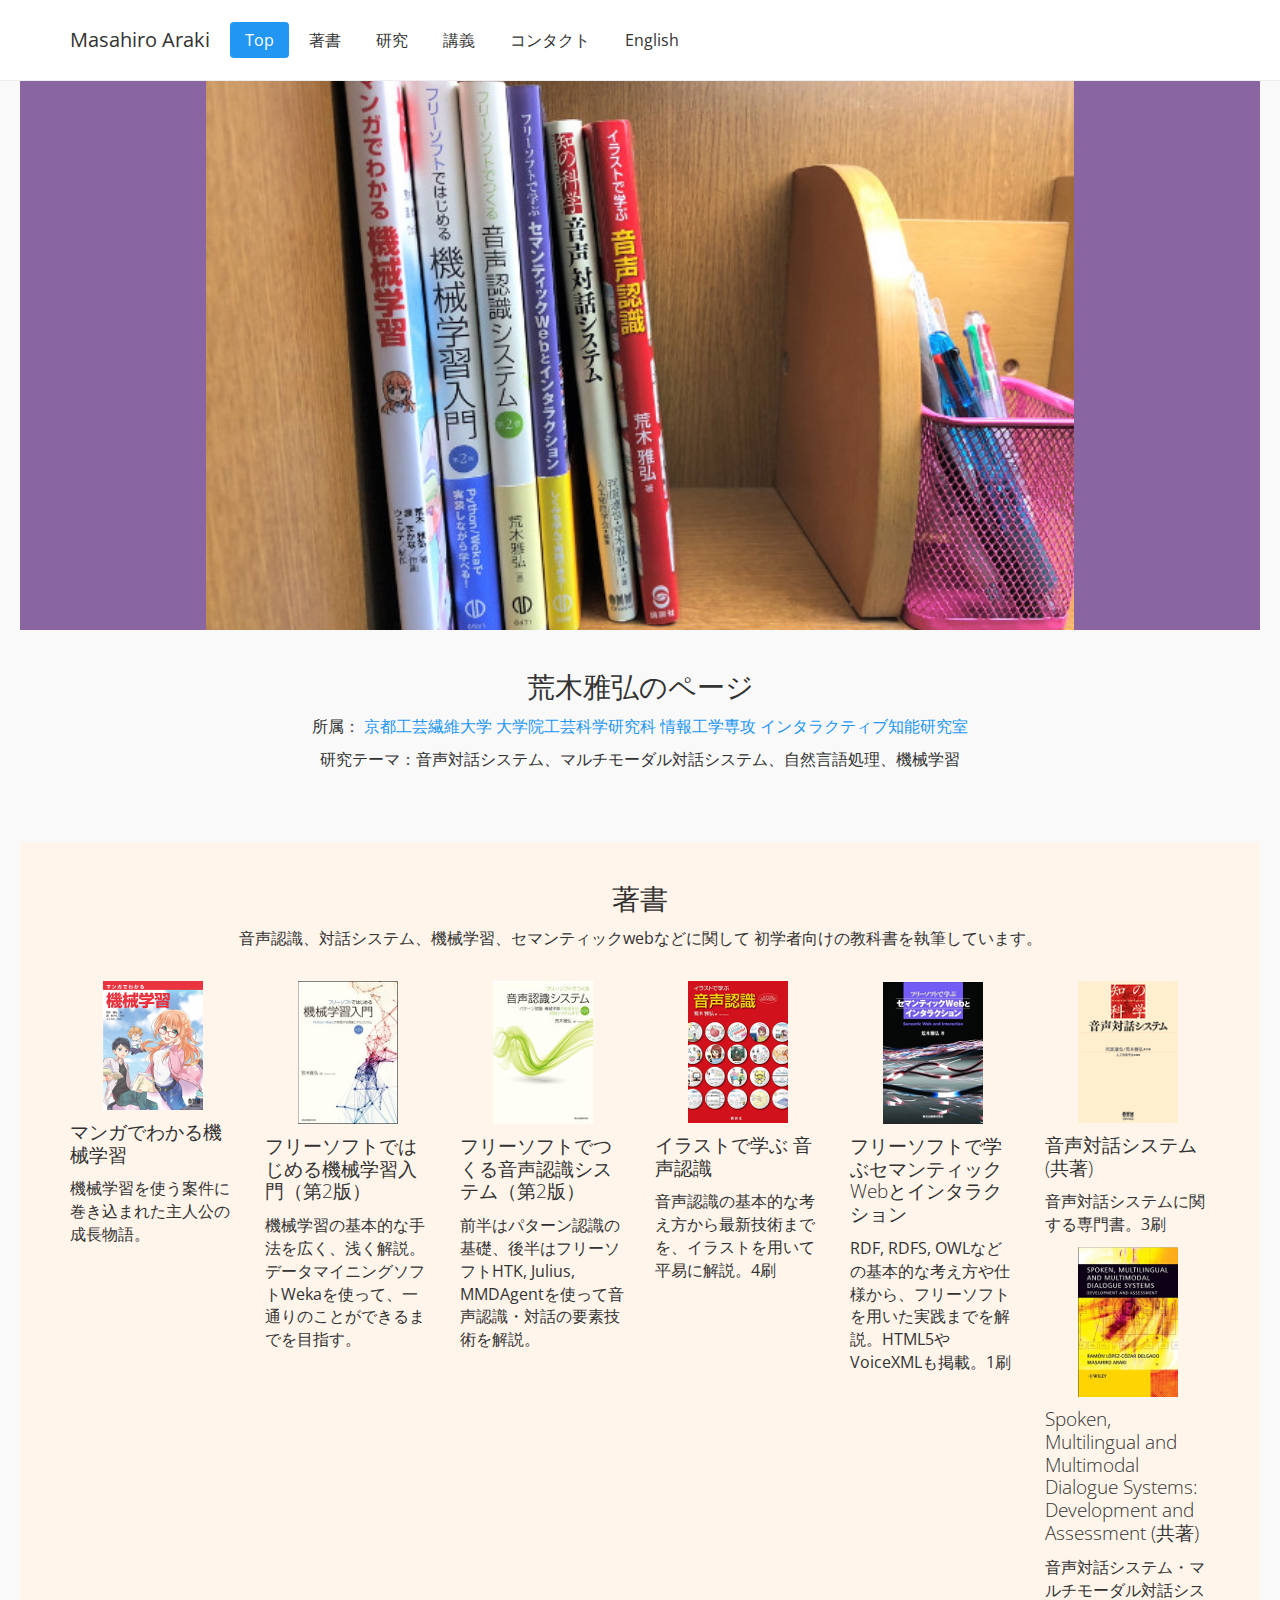
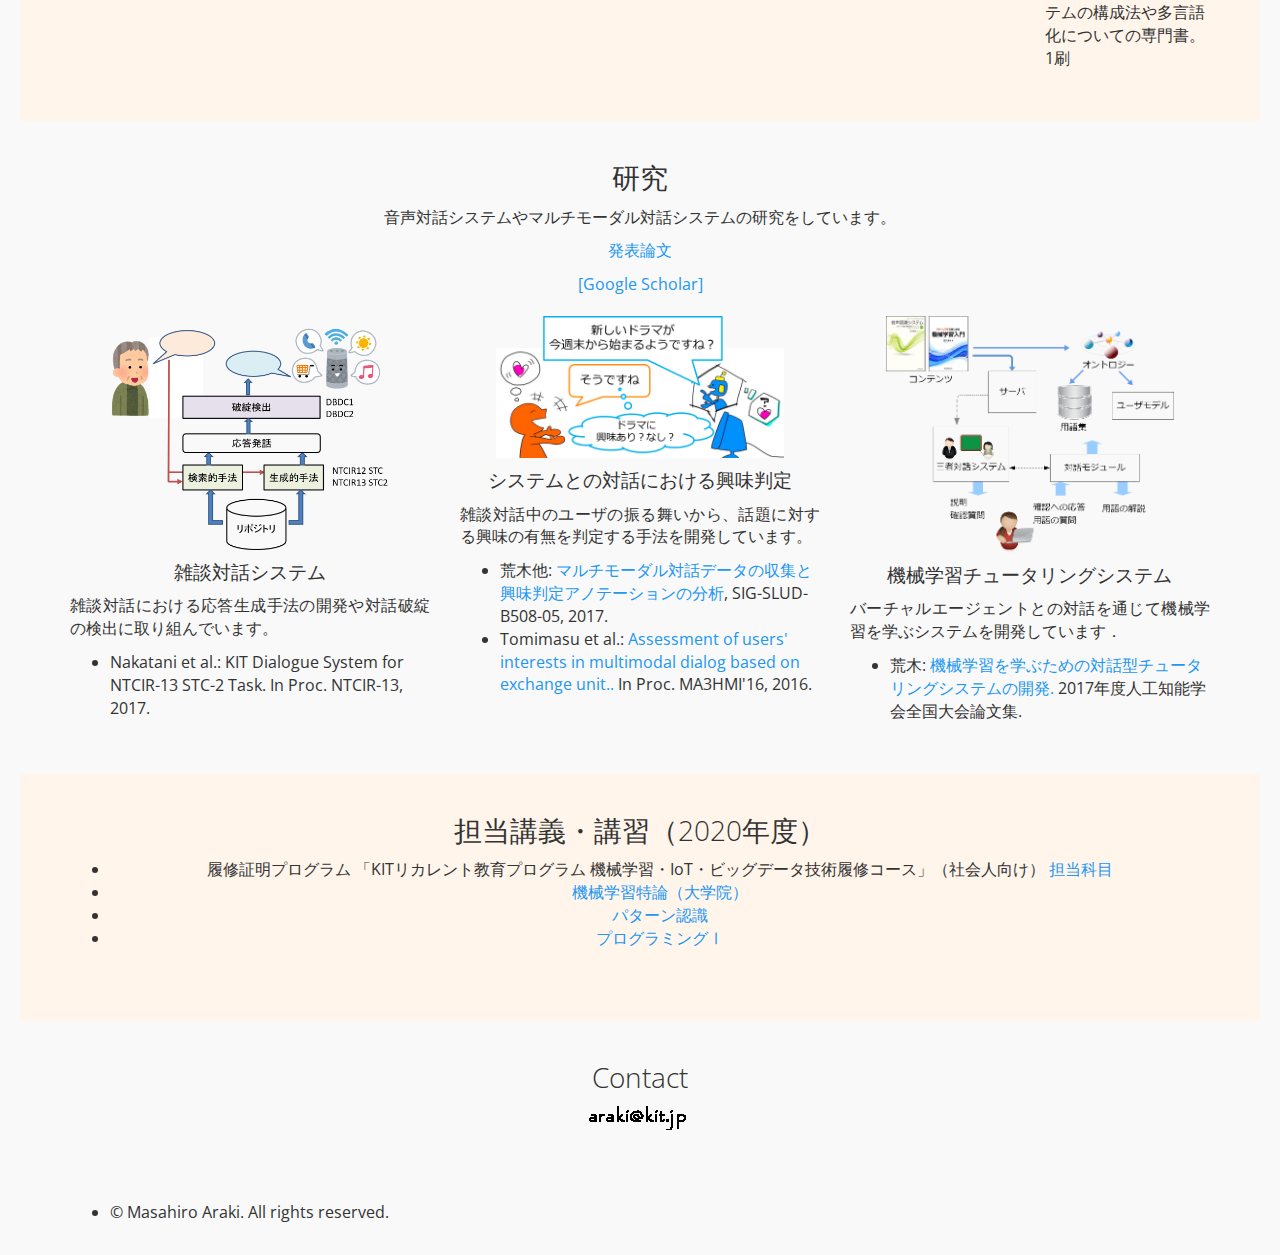
<file: index.html>
﻿<!DOCTYPE HTML>
<html lang="ja">
<head>
  <meta charset="UTF-8">
  <meta http-equiv="X-UA-Compatible" content="IE=edge">
  <meta name="viewport" content="width=device-width, initial-scale=1">

  <title>荒木雅弘のページ</title>

  <link rel="stylesheet" type="text/css" href="css/bootstrap.css">
  <link rel="stylesheet" type="text/css" href="css/example.css">
  <style type="text/css">
  body { padding-top: 80px; }
  @media ( min-width: 768px ) {
    #banner {
      min-height: 300px;
      border-bottom: none;
    }
    .bs-docs-section {
      margin-top: 8em;
    }
    .bs-component {
      position: relative;
    }
    .bs-component .modal {
      position: relative;
      top: auto;
      right: auto;
      left: auto;
      bottom: auto;
      z-index: 1;
      display: block;
    }
    .bs-component .modal-dialog {
      width: 90%;
    }
    .bs-component .popover {
      position: relative;
      display: inline-block;
      width: 220px;
      margin: 20px;
    }
    .nav-tabs {
      margin-bottom: 15px;
    }
    .progress {
      margin-bottom: 10px;
    }
  }

  .whatsnew {
    text-align: center;
    margin: 20px;
    padding: 10px;
    border-style: solid;
    border-width: 2px;
    border-color: #FF8C00;
    background-color: #FFFACD;

  }


  </style>

  <!--[if lt IE 9]>
    <script src="//oss.maxcdn.com/html5shiv/3.7.2/html5shiv.min.js"></script>
    <script src="//oss.maxcdn.com/respond/1.4.2/respond.min.js"></script>
  <![endif]-->

</head>

<body>

<!-- Navbar
  ================================================== -->
<header>
  <div class="navbar navbar-default navbar-fixed-top">
    <div class="container">
      <div class="navbar-header">
        <a href="index.html" class="navbar-brand">Masahiro Araki</a>
        <button class="navbar-toggle" type="button" data-toggle="collapse" data-target="#navbar-main">
          <span class="icon-bar"></span>
          <span class="icon-bar"></span>
          <span class="icon-bar"></span>
          <span class="icon-bar"></span>
          <span class="icon-bar"></span>
        </button>
      </div>
      <div class="navbar-collapse collapse" id="navbar-main">
                <ul class="nav navbar-nav">
                  <li class="active"><a href="#top">Top</a></li>
                  <li><a href="#two">著書</a></li>
                  <li><a href="#three">研究</a></li>
                  <li><a href="#four">講義</a></li>
                  <li><a href="#five">コンタクト</a></li>
                  <li><a href="http://www.ii.is.kit.ac.jp/araki/FSwiki/wiki.cgi?page=English+page">English</a></li>
                </ul>
<!--
                <form class="navbar-form navbar-left" role="search">
                  <div class="form-group">
                  <input type="text" class="form-control" placeholder="Search">
                  </div>
                  <button type="submit" class="btn btn-default">検索</button>
                </form>
-->
       </div>
      </div>
    </div>
</header>


<div class="jumbotron special"></div>

<!-- Main -->
<!-- One -->
<section id="one" class="section section-default point">
  <div class="container">
    <div class="row">
      <div class="col-xs-12 subtitle">

<h2>荒木雅弘のページ</h2>
<p>所属：
<a href="http://www.kit.ac.jp/">京都工芸繊維大学</a>
<a href="http://www.kit.ac.jp/edu_index/sg-science-and-technology-color/">大学院工芸科学研究科</a>
<a href="http://www.is.kit.ac.jp/">情報工学専攻</a>
<a href="http://www.ii.is.kit.ac.jp/">インタラクティブ知能研究室</a>
</p>

<p>研究テーマ：音声対話システム、マルチモーダル対話システム、自然言語処理、機械学習</p>
   </div>
  </div>
 </div>

 <!--
      <div>
       <ul class="list-group">
       <li class="list-group-item"> 2020年度 履修証明プログラム <a href="https://www.kit.ac.jp/events/events200408/">概要</a> 　 <a href="http://www.ii.is.kit.ac.jp/program20a/">詳細</a>   </li>
       </ul>
      </div>
-->

</section>

<!-- Two -->
<section id="two" class="section section-inverse japanese-font">
  <div class="container">
    <div class="row">
      <div class="col-xs-12 subtitle">
       <h2>著書</h2>
       <p>音声認識、対話システム、機械学習、セマンティックwebなどに関して
初学者向けの教科書を執筆しています。</p>
      </div>
    </div>

    <div class="row">
      <div class="col-md-2 col-sm-4 col-xs-6 point-box">
        <center>
        <a href="https://www.ohmsha.co.jp/book/9784274222443/" target="_blank">
          <img src="images/araki18b.png"/>
        </a>
        </center>
        <div class="point-description">
          <h4>マンガでわかる機械学習</h4>
          <p>機械学習を使う案件に巻き込まれた主人公の成長物語。</p>
        </div>
      </div>

      <div class="col-md-2 col-sm-4 col-xs-6 point-box">
        <center>
        <a href="http://www.morikita.co.jp/books/book/3274" target="_blank">
          <img src="images/araki18a.jpg"/>
        </a>
        </center>
        <div class="point-description">
          <h4>フリーソフトではじめる機械学習入門（第2版）</h4>
          <p>機械学習の基本的な手法を広く、浅く解説。データマイニングソフトWekaを使って、一通りのことができるまでを目指す。</p>
        </div>
      </div>

      <div class="col-md-2 col-sm-4 col-xs-6 point-box">
        <center>
        <a href="http://www.morikita.co.jp/books/book/3070" target="_blank">
          <img src="images/araki17.jpg"/>
        </a>
        </center>
        <div class="point-description">
          <h4>フリーソフトでつくる音声認識システム（第2版）</h4>
          <p>前半はパターン認識の基礎、後半はフリーソフトHTK, Julius, MMDAgentを使って音声認識・対話の要素技術を解説。</p>
        </div>
      </div>

      <div class="col-md-2 col-sm-4 col-xs-6 point-box">
        <center>
        <a href="http://www.kspub.co.jp/book/detail/1538245.html" target="_blank">
          <img src="images/araki15.png"/>
        </a>
        </center>
        <div class="point-description">
          <h4>イラストで学ぶ 音声認識</h4>
          <p>音声認識の基本的な考え方から最新技術までを、イラストを用いて平易に解説。4刷</p>
        </div>
      </div>

      <div class="col-md-2 col-sm-4 col-xs-6 point-box">
        <center>
        <a href="http://www.morikita.co.jp/books/book/2228" target="_blank">
          <img src="images/araki10.png"/>
        </a>
        </center>
        <div class="point-description">
          <h4>フリーソフトで学ぶセマンティックWebとインタラクション</h4>
          <p>RDF, RDFS, OWLなどの基本的な考え方や仕様から、フリーソフトを用いた実践までを解説。HTML5やVoiceXMLも掲載。1刷</p>
        </div>
      </div>

      <div class="col-md-2 col-sm-4 col-xs-6 point-box" >
        <center>
        <a href="http://books.google.co.jp/books/about/%E9%9F%B3%E5%A3%B0%E5%AF%BE%E8%A9%B1%E3%82%B7%E3%82%B9%E3%83%86%E3%83%A0.html?id=OdmaGAAACAAJ" target="_blank">
          <img src="images/araki06.png"/>
        </a>
        </center>
        <div class="point-description">
          <h4>音声対話システム (共著)</h4>
          <p>音声対話システムに関する専門書。3刷</p>
        </div>
      </div>

      <div class="col-md-2 col-sm-4 col-xs-6 point-box">
      <center>
        <a href="http://as.wiley.com/WileyCDA/WileyTitle/productCd-0470021551.html" target="_blank">
          <img src="images/RandA05.png"/>
        </a>
        </center>
        <div class="point-description">
          <h4>Spoken, Multilingual and Multimodal Dialogue Systems: Development and Assessment (共著)</h4>
          <p>音声対話システム・マルチモーダル対話システムの構成法や多言語化についての専門書。1刷</p>
        </div>
      </div>

  </div>
</section>
						
<!-- Three -->
<section id="three" class="section section-default point">
  <div class="container">
    <div class="row">
      <div class="col-xs-12 subtitle">

  <h2>研究</h2>

<p>音声対話システムやマルチモーダル対話システムの研究をしています。</p>
<p><a href="publication.html">発表論文</a></p>

<a href="https://scholar.google.co.jp/citations?user=y5mp6UUAAAAJ&hl=ja&oi=ao">[Google Scholar]</a>
    </div>
  </div>

    <div class="row">
      <div class="col-md-4 point-box">
        <center>
        <a href="images/research1.png" target="_blank">
          <img src="images/research1.png"/ width="80%">
        </a>
        </center>
        <div class="point-description">
          <h4>雑談対話システム</h4>
          <p>雑談対話における応答生成手法の開発や対話破綻の検出に取り組んでいます。</p>
<ul class="text-left">
<li> Nakatani et al.: KIT Dialogue System for NTCIR-13 STC-2 Task. In Proc. NTCIR-13, 2017. </li>
</ul>
        </div>
      </div>

<div class="col-md-4 point-box">
        <center>
        <a href="images/research2.png" target="_blank">
          <img src="images/research2.png"/ width="80%">
        </a>
        </center>
        <div class="point-description">
          <h4>システムとの対話における興味判定</h4>
          <p>雑談対話中のユーザの振る舞いから、話題に対する興味の有無を判定する手法を開発しています。</p>
<ul class="text-left">
<li> 荒木他: <a href="https://jsai.ixsq.nii.ac.jp/ej/?action=pages_view_main&active_action=repository_view_main_item_detail&item_id=8920&item_no=1&page_id=13&block_id=23">マルチモーダル対話データの収集と興味判定アノテーションの分析</a>, SIG-SLUD-B508-05, 2017. </li>
<li> Tomimasu et al.: <a href="https://dl.acm.org/citation.cfm?id=3011269">Assessment of users' interests in multimodal dialog based on exchange unit..</a> In Proc. MA3HMI'16, 2016.  </li>
</ul>
        </div>
      </div>

<div class="col-md-4 point-box">
        <center>
        <a href="images/research3.png" target="_blank">
          <img src="images/research3.png"/ width="80%">
        </a>
        </center>
        <div class="point-description">
          <h4>機械学習チュータリングシステム</h4>
          <p>バーチャルエージェントとの対話を通じて機械学習を学ぶシステムを開発しています．</p>
<ul class="text-left">
<li> 荒木: <a href="https://kaigi.org/jsai/webprogram/2017/pdf/1166.pdf" target="_blank"> 機械学習を学ぶための対話型チュータリングシステムの開発.</a> 2017年度人工知能学会全国大会論文集.</li>
</ul>
        </div>
      </div>

    </div>

  </div>
</section>

<!-- Four -->
<section id="four" class="section section-inverse point">
  <div class="container">
    <div class="row">
      <div class="col-xs-12 subtitle">

  <h2>担当講義・講習（2020年度）</h2>	

<ul class="feature-icons">
  <li class="fa-users"> 履修証明プログラム 「KITリカレント教育プログラム 機械学習・IoT・ビッグデータ技術履修コース」（社会人向け）<a href="https://masahiroaraki.github.io/MLCourse/"> 担当科目</a> </li>
  <li class="fa-users"> <a href="http://www.syllabus.kit.ac.jp/?c=detail&subject_no=62260040">機械学習特論（大学院）</a></li>
  <li class="fa-users"> <a href="http://www.syllabus.kit.ac.jp/?c=detail&subject_no=12260027">パターン認識</a> </li>
  <li class="fa-users"> <a href="http://www.syllabus.kit.ac.jp/?c=detail&subject_no=12260001">プログラミングⅠ</a> </li>
</ul>

      </div>
    </div>
  </div>
</section>

<!-- Five -->
<section id="four" class="section section-default point">
  <div class="container">
    <div class="row">
      <div class="col-xs-12 subtitle">

  <h2>Contact</h2>	
  <p><img src="images/e-mail.gif" alt="".></p>

      </div>
    </div>
  </div>
</section>

<!-- Footer -->
<section id="footer">
  <div class="container">
    <ul class="copyright">
  <li>&copy; Masahiro Araki. All rights reserved.</li>
   </ul>
  </div>
</section>
			
<script src="http://ajax.googleapis.com/ajax/libs/jquery/2.1.1/jquery.min.js"></script>
<script src="js/bootstrap.min.js"></script>

</body>
</html>
</file>
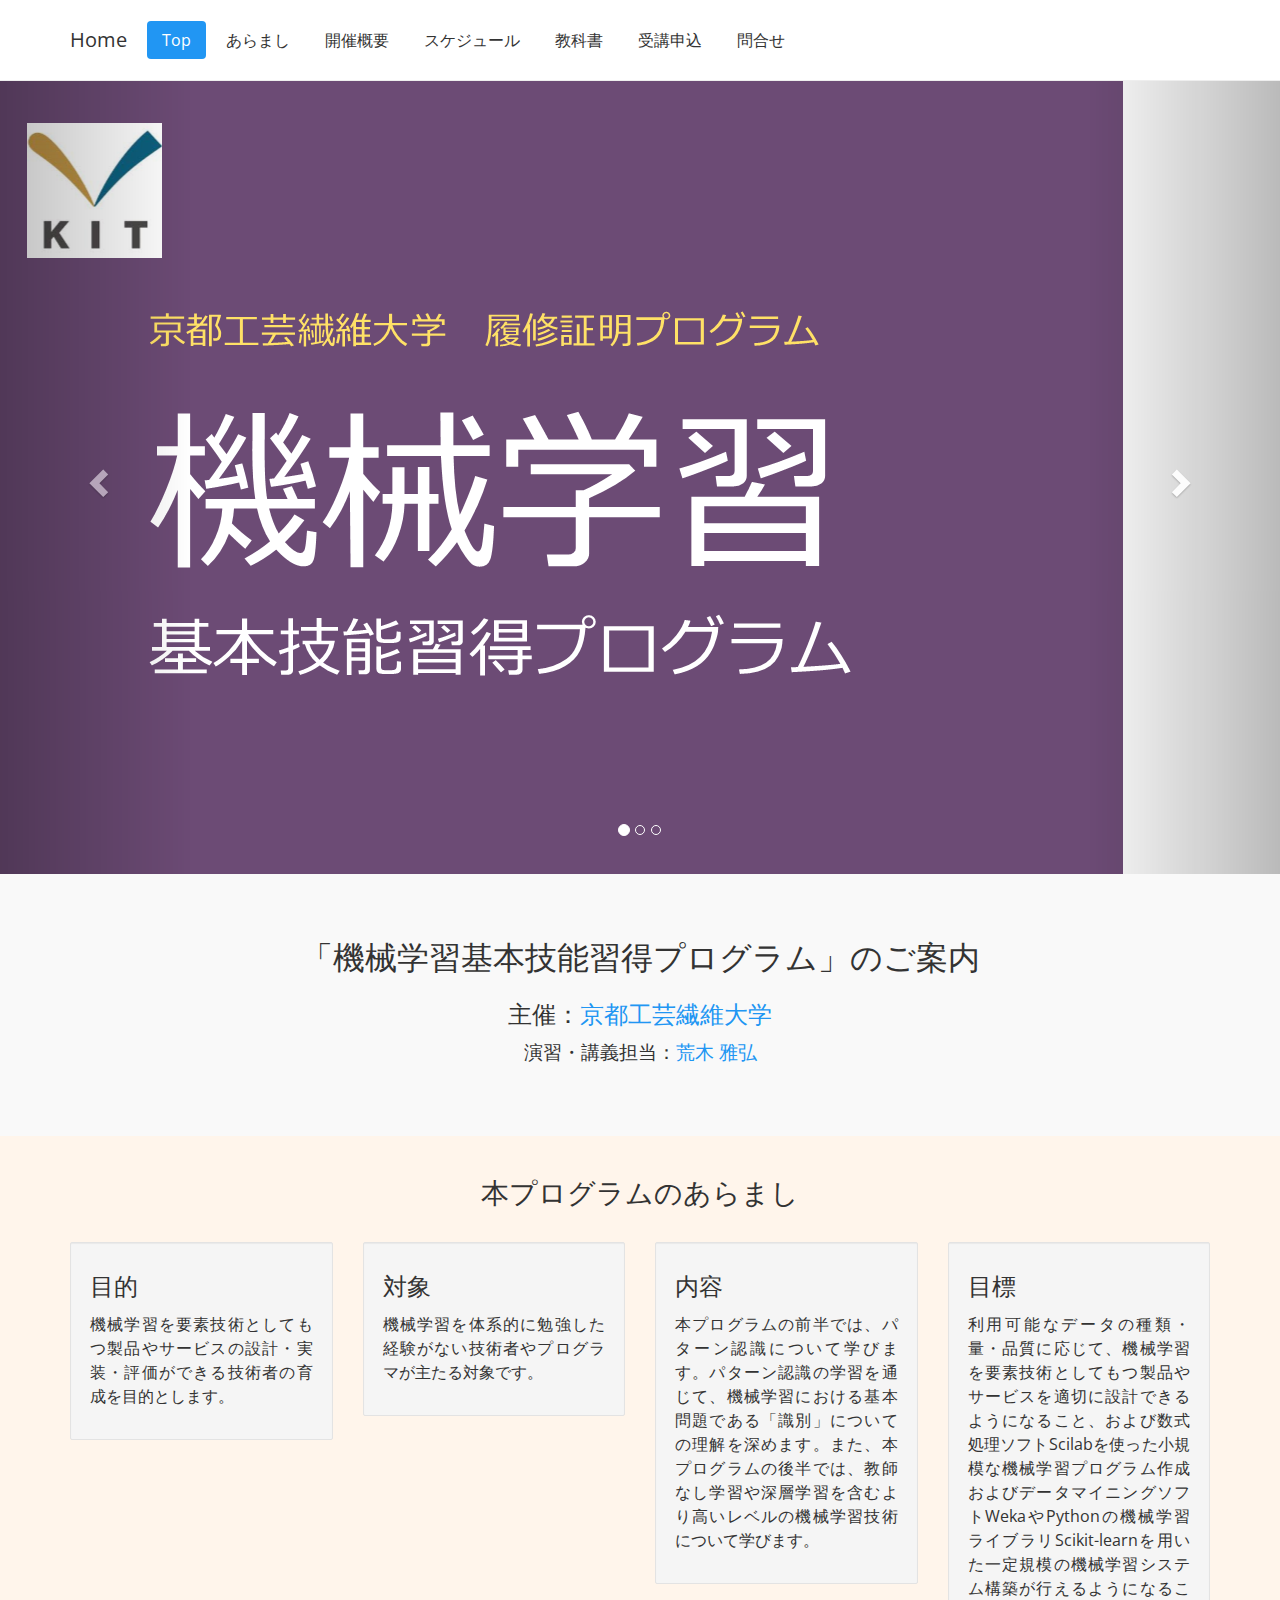
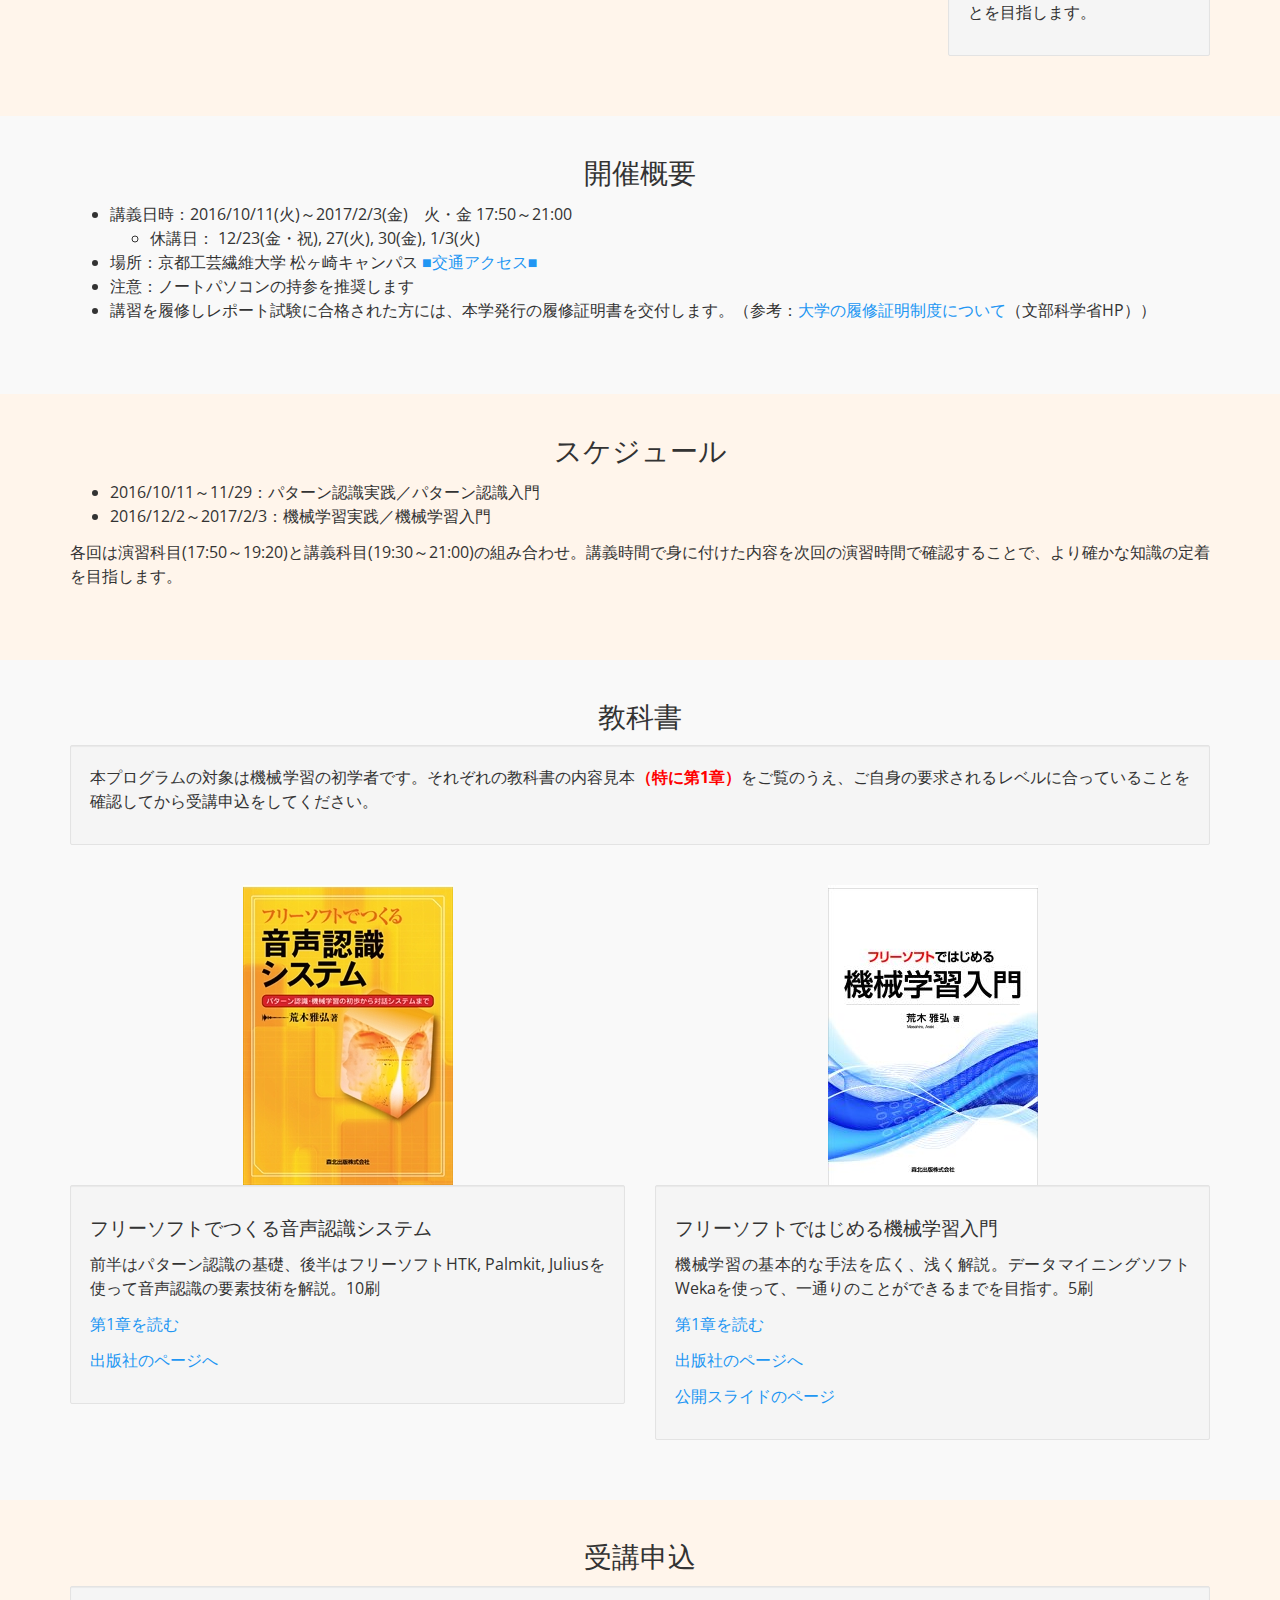
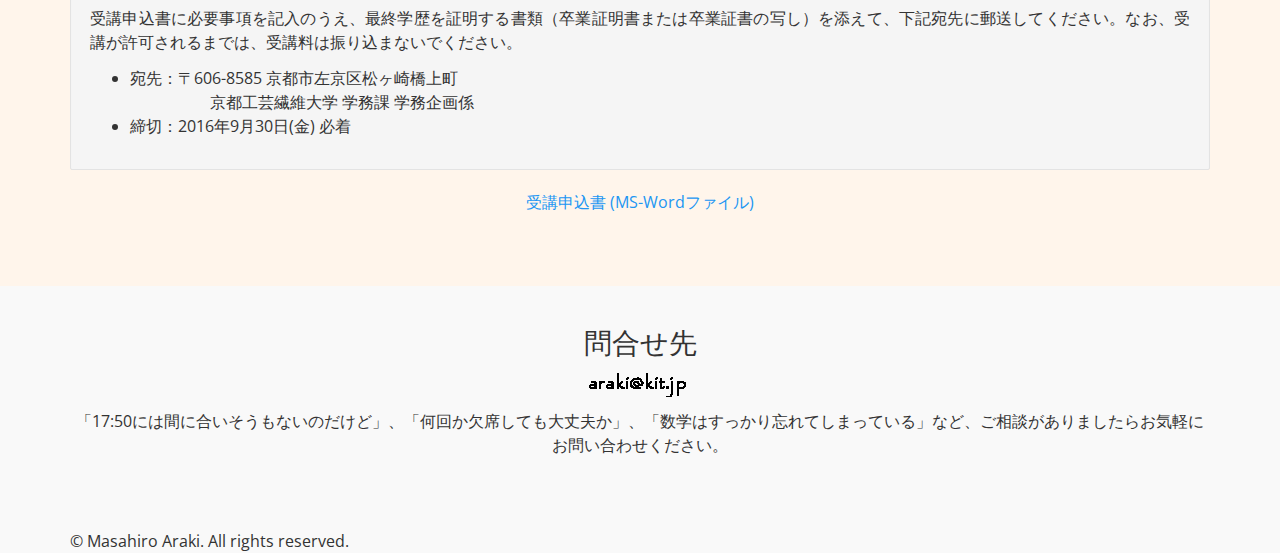
<file: program16a/index.html>
﻿<!DOCTYPE HTML>
<html lang="ja">
<head>
  <meta charset="UTF-8">
  <meta http-equiv="X-UA-Compatible" content="IE=edge">
  <meta name="viewport" content="width=device-width, initial-scale=1">

  <title>「機械学習基本技能習得プログラム」のご案内</title>

  <link rel="stylesheet" type="text/css" href="css/bootstrap.css">
  <link rel="stylesheet" type="text/css" href="css/example.css">
  <style type="text/css">
  body { padding-top: 80px; }
  @media ( min-width: 768px ) {
    #banner {
      min-height: 300px;
      border-bottom: none;
    }
    .bs-docs-section {
      margin-top: 8em;
    }
    .bs-component {
      position: relative;
    }
    .bs-component .modal {
      position: relative;
      top: auto;
      right: auto;
      left: auto;
      bottom: auto;
      z-index: 1;
      display: block;
    }
    .bs-component .modal-dialog {
      width: 90%;
    }
    .bs-component .popover {
      position: relative;
      display: inline-block;
      width: 220px;
      margin: 20px;
    }
    .nav-tabs {
      margin-bottom: 15px;
    }
    .progress {
      margin-bottom: 10px;
    }
  }

  .whatsnew {
    text-align: center;
    margin: 20px;
    padding: 10px;
    border-style: solid;
    border-width: 2px;
    border-color: #FF8C00;
    background-color: #FFFACD;

  }

  </style>

  <!--[if lt IE 9]>
    <script src="//oss.maxcdn.com/html5shiv/3.7.2/html5shiv.min.js"></script>
    <script src="//oss.maxcdn.com/respond/1.4.2/respond.min.js"></script>
  <![endif]-->

</head>

<body>

<!-- Navbar
  ================================================== -->
<header>
  <div class="navbar navbar-default navbar-fixed-top">
    <div class="container">
      <div class="navbar-header">
        <a href="index.html" class="navbar-brand">Home</a>
        <button class="navbar-toggle" type="button" data-toggle="collapse" data-target="#navbar-main">
          <span class="icon-bar"></span>
          <span class="icon-bar"></span>
          <span class="icon-bar"></span>
          <span class="icon-bar"></span>
          <span class="icon-bar"></span>
        </button>
      </div>
      <div class="navbar-collapse collapse" id="navbar-main">
                <ul class="nav navbar-nav">
                  <li class="active"><a href="#top">Top</a></li>
                  <li><a href="#two">あらまし</a></li>
                  <li><a href="#three">開催概要</a></li>
                  <li><a href="#four">スケジュール</a></li>
                  <li><a href="#five">教科書</a></li>
                  <li><a href="#six">受講申込</a></li>
                  <li><a href="#seven">問合せ</a></li>
                </ul>
<!--
                <form class="navbar-form navbar-left" role="search">
                  <div class="form-group">
                  <input type="text" class="form-control" placeholder="Search">
                  </div>
                  <button type="submit" class="btn btn-default">検索</button>
                </form>
-->
       </div>
      </div>
    </div>
</header>

<div id="carousel-example-generic" class="carousel slide" data-ride="carousel" 
     data-interval="8000">
  <!-- Indicators -->
  <ol class="carousel-indicators">
    <li data-target="#carousel-example-generic" data-slide-to="0" class="active"></li>
    <li data-target="#carousel-example-generic" data-slide-to="1"></li>
    <li data-target="#carousel-example-generic" data-slide-to="2"></li>
  </ol>

  <!-- Wrapper for slides -->
  <div class="carousel-inner" role="listbox">
    <div class="item active">
      <img src="./images/banner1.png" alt="機械学習基本技能習得プログラム">
      <div class="carousel-caption">
      </div>
    </div>
    <div class="item">
      <img src="./images/banner2.png" alt="毎週火・金の夜間講座">
      <div class="carousel-caption">
      </div>
    </div>
    <div class="item">
      <img src="./images/banner3.png" alt="テキスト">
      <div class="carousel-caption">
      </div>
    </div>
  </div>

  <!-- Controls -->
  <a class="left carousel-control" href="#carousel-example-generic" role="button" data-slide="prev">
    <span class="glyphicon glyphicon-chevron-left" aria-hidden="true"></span>
    <span class="sr-only">Previous</span>
  </a>
  <a class="right carousel-control" href="#carousel-example-generic" role="button" data-slide="next">
    <span class="glyphicon glyphicon-chevron-right" aria-hidden="true"></span>
    <span class="sr-only">Next</span>
  </a>
</div>

<!-- Main -->
<!-- One -->
<section id="one" class="section section-default point">
  <div class="container">
    <div class="row">
      <div class="col-xs-12 subtitle">
<h1>「機械学習基本技能習得プログラム」のご案内</h1>
<h3>主催：<a href="http://www.kit.ac.jp/">京都工芸繊維大学</a></h3>
<h4>演習・講義担当：<a href="http://www.ii.is.kit.ac.jp/araki/">荒木 雅弘</a>
</h4>
   </div>
  </div>
 </div>
</section>

<!-- Two -->
<section id="two" class="section section-inverse japanese-font">
  <div class="container">
    <div class="row">
      <div class="col-xs-12 subtitle">
       <h2>本プログラムのあらまし</h2>
      </div>
    </div>
    <div class="row">
      <div class="col-md-3">
        <div class="well text-justify">
          <h3>目的</h3>
          <p>
機械学習を要素技術としてもつ製品やサービスの設計・実装・評価ができる技術者の育成を目的とします。
          </p>
        </div>
      </div>
      <div class="col-md-3">
        <div class="well text-justify">
          <h3>対象</h3>
          <p>
機械学習を体系的に勉強した経験がない技術者やプログラマが主たる対象です。
          </p>
        </div>
      </div>
      <div class="col-md-3">
        <div class="well text-justify">
          <h3>内容</h3>
          <p>
本プログラムの前半では、パターン認識について学びます。パターン認識の学習を通じて、機械学習における基本問題である「識別」についての理解を深めます。また、本プログラムの後半では、教師なし学習や深層学習を含むより高いレベルの機械学習技術について学びます。
          </p>
        </div>
      </div>
      <div class="col-md-3">
        <div class="well text-justify">
          <h3>目標</h3>
          <p>
利用可能なデータの種類・量・品質に応じて、機械学習を要素技術としてもつ製品やサービスを適切に設計できるようになること、および数式処理ソフトScilabを使った小規模な機械学習プログラム作成およびデータマイニングソフトWekaやPythonの機械学習ライブラリScikit-learnを用いた一定規模の機械学習システム構築が行えるようになることを目指します。
          </p>
        </div>
      </div>
    </div>
  </div>
</section>

						
<!-- Three -->
<section id="three" class="section section-default point">
  <div class="container">
    <div class="row">
      <div class="col-xs-12 subtitle">

  <h2>開催概要</h2>
        <div class="text-justify">
<ul>
<li>講義日時：2016/10/11(火)～2017/2/3(金)　火・金 17:50～21:00 </li>
<ul><li>休講日： 12/23(金・祝), 27(火), 30(金), 1/3(火) </li></ul>
<li> 場所：京都工芸繊維大学 松ヶ崎キャンパス 
<a href="https://www.kit.ac.jp/uni_index/access/">■交通アクセス■</a></li>
<li> 注意：ノートパソコンの持参を推奨します </li>
<li> 講習を履修しレポート試験に合格された方には、本学発行の履修証明書を交付します。（参考：<a href="http://www.mext.go.jp/a_menu/koutou/shoumei/">大学の履修証明制度について</a>（文部科学省HP））</li>
</ul>
        </div>
      </div>
    </div>
  </div>
</section>

<!-- Four -->
<section id="four" class="section section-inverse point">
  <div class="container">
    <div class="row">
      <div class="col-xs-12 subtitle">

  <h2>スケジュール　</h2>
        <div class="text-justify">
<ul>
<li>2016/10/11～11/29：パターン認識実践／パターン認識入門</li>
<li>2016/12/2～2017/2/3：機械学習実践／機械学習入門</li>
</ul>
<p>各回は演習科目(17:50～19:20)と講義科目(19:30～21:00)の組み合わせ。講義時間で身に付けた内容を次回の演習時間で確認することで、より確かな知識の定着を目指します。</p>
        </div>
      </div>
    </div>
  </div>
</section>

<!-- Five -->
<section id="five" class="section section-default japanese-font">
  <div class="container">
    <div class="row">
      <div class="col-xs-12 subtitle">
       <h2>教科書</h2>
        <div class="well text-justify">
<p> 本プログラムの対象は機械学習の初学者です。それぞれの教科書の内容見本<b><font color="red">（特に第1章）</font></b>をご覧のうえ、ご自身の要求されるレベルに合っていることを確認してから受講申込をしてください。
</p>
      </div>
      </div>
    </div>
    <div class="row">
      <div class="col-md-6">
        <center>
          <a href="http://www.morikita.co.jp/books/book/2208" target="_blank">
            <img src="images/araki07.png" class="image-responsive"/>
          </a>
        </center>
        <div class="well text-justify">
          <h4>フリーソフトでつくる音声認識システム</h4>

</p>
          <p>前半はパターン認識の基礎、後半はフリーソフトHTK, Palmkit, Juliusを使って音声認識の要素技術を解説。10刷</p>
<p> <a href="asr1.pdf" target="_blank"> 第1章を読む </a>
<p> <a href="http://www.morikita.co.jp/books/book/2208" target="_blank"> 出版社のページへ </a>
        </div>
      </div>
      <div class="col-md-6">
       <center>
        <a href="http://www.morikita.co.jp/books/book/2710" target="_blank">
          <img src="images/araki13.png" class="image-responsive"/>
        </a>
       </center>
       <div class="well text-justify">
         <h4>フリーソフトではじめる機械学習入門</h4>
         <p>機械学習の基本的な手法を広く、浅く解説。データマイニングソフトWekaを使って、一通りのことができるまでを目指す。5刷</p>
<p> <a href="ml1.pdf" target="_blank"> 第1章を読む </a> </p>
<p> <a href="http://www.morikita.co.jp/books/book/2710" target="_blank"> 出版社のページへ </a> </p>
<p> <a href="https://github.com/MasahiroAraki/MachineLearning" target="_blank"> 公開スライドのページ </a> </p>
        </div>
      </div>
    </div>
  </div>
</section>

<!-- Six -->
<section id="six" class="section section-inverse point">
  <div class="container">
    <div class="row">
      <div class="col-xs-12 subtitle">

  <h2>受講申込</h2>
        <div class="well text-justify">
<p> 受講申込書に必要事項を記入のうえ、最終学歴を証明する書類（卒業証明書または卒業証書の写し）を添えて、下記宛先に郵送してください。なお、受講が許可されるまでは、受講料は振り込まないでください。
</p>
<div class="text-justify">
<ul>
<li>宛先：〒606-8585 京都市左京区松ヶ崎橋上町 </br> 
　　　　　京都工芸繊維大学 学務課 学務企画係</li>
<li>締切：2016年9月30日(金) 必着</li>
</ul>
</div>

      </div>	
  <p> <a href="履修証明プログラム_受講申請書＜様式＞.docx"> 受講申込書 (MS-Wordファイル) </a></p>

      </div>
    </div>
  </div>
</section>

<!-- Seven -->
<section id="seven" class="section section-default point">
  <div class="container">
    <div class="row">
      <div class="col-xs-12 subtitle">

  <h2>問合せ先</h2>	
  <p><img src="images/e-mail.gif" alt="".></p>
<p>「17:50には間に合いそうもないのだけど」、「何回か欠席しても大丈夫か」、「数学はすっかり忘れてしまっている」など、ご相談がありましたらお気軽にお問い合わせください。
</p>

      </div>
    </div>
  </div>
</section>

<!-- Footer -->
<section id="footer">
  <div class="container copyright">
&copy; Masahiro Araki. All rights reserved.</li>
  </div>
</section>
			
<script src="http://ajax.googleapis.com/ajax/libs/jquery/2.1.1/jquery.min.js"></script>
<script src="js/bootstrap.min.js"></script>

</body>
</html>
</file>
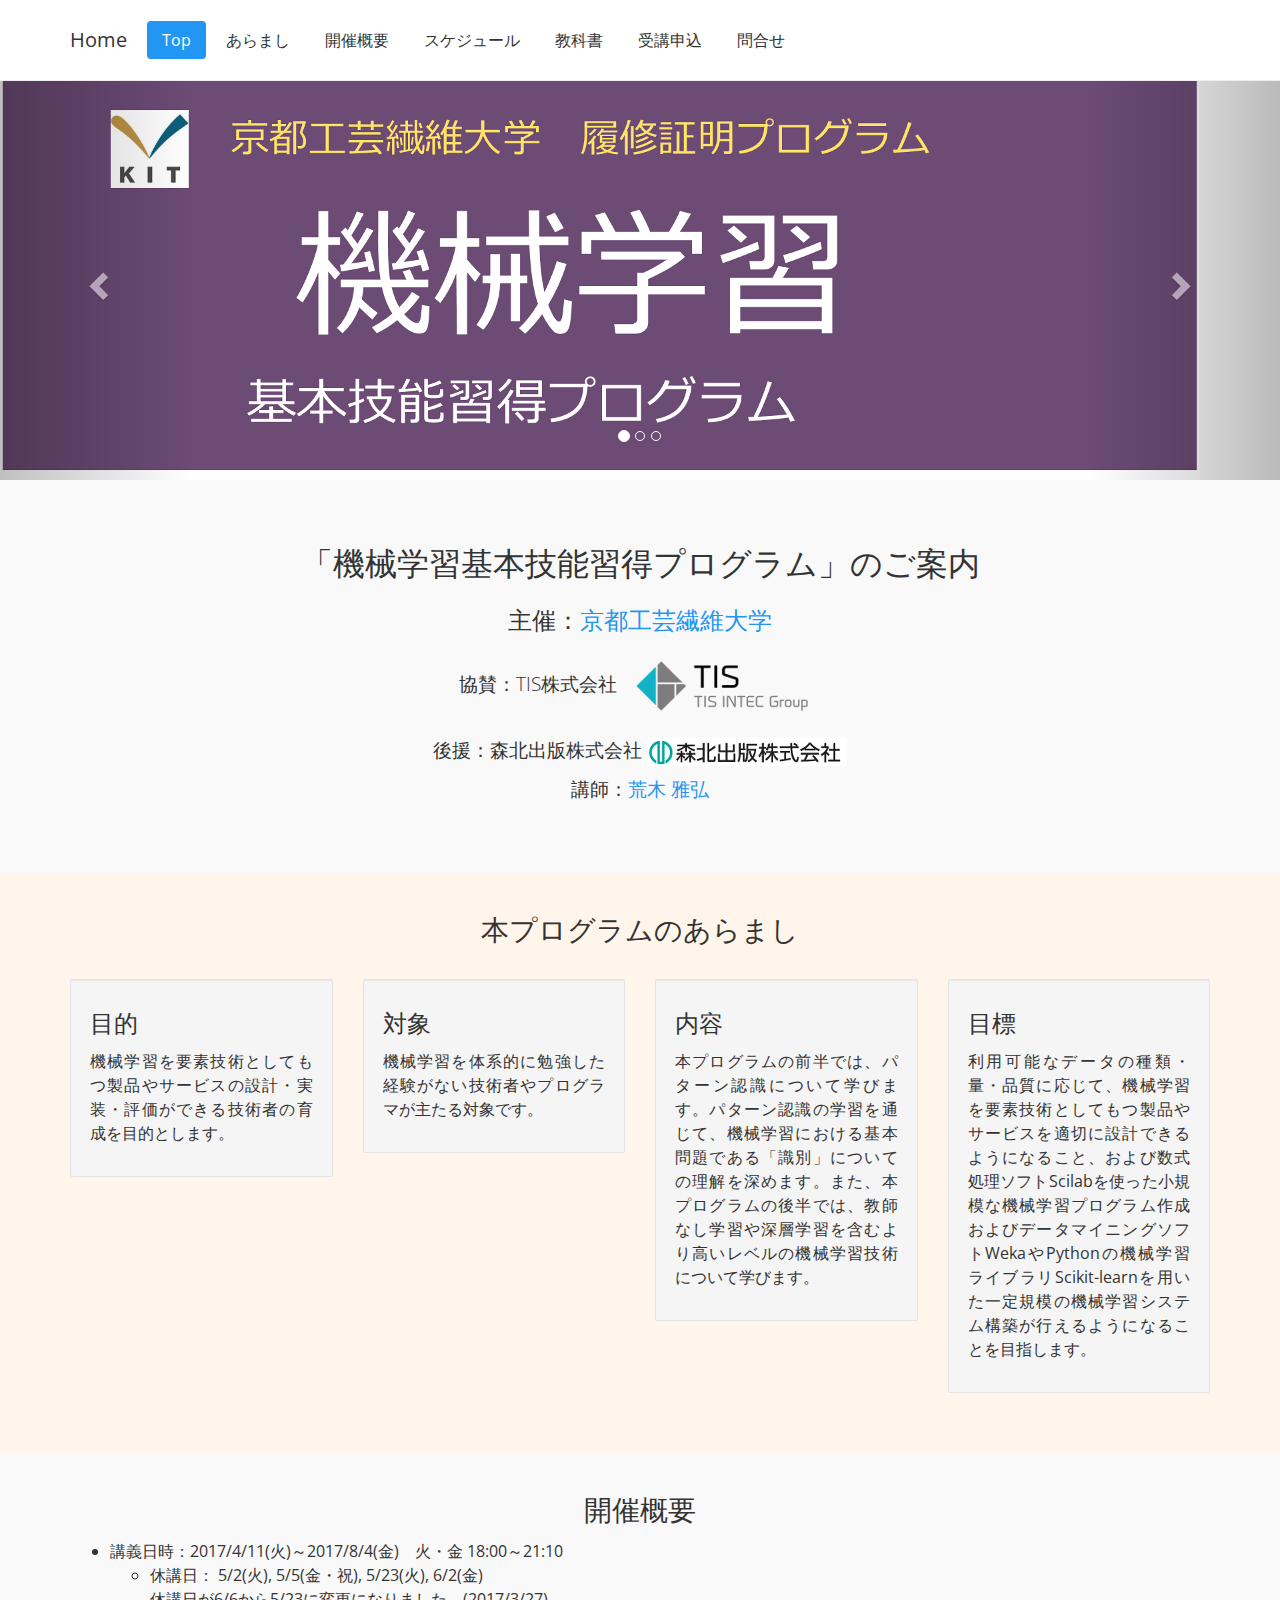
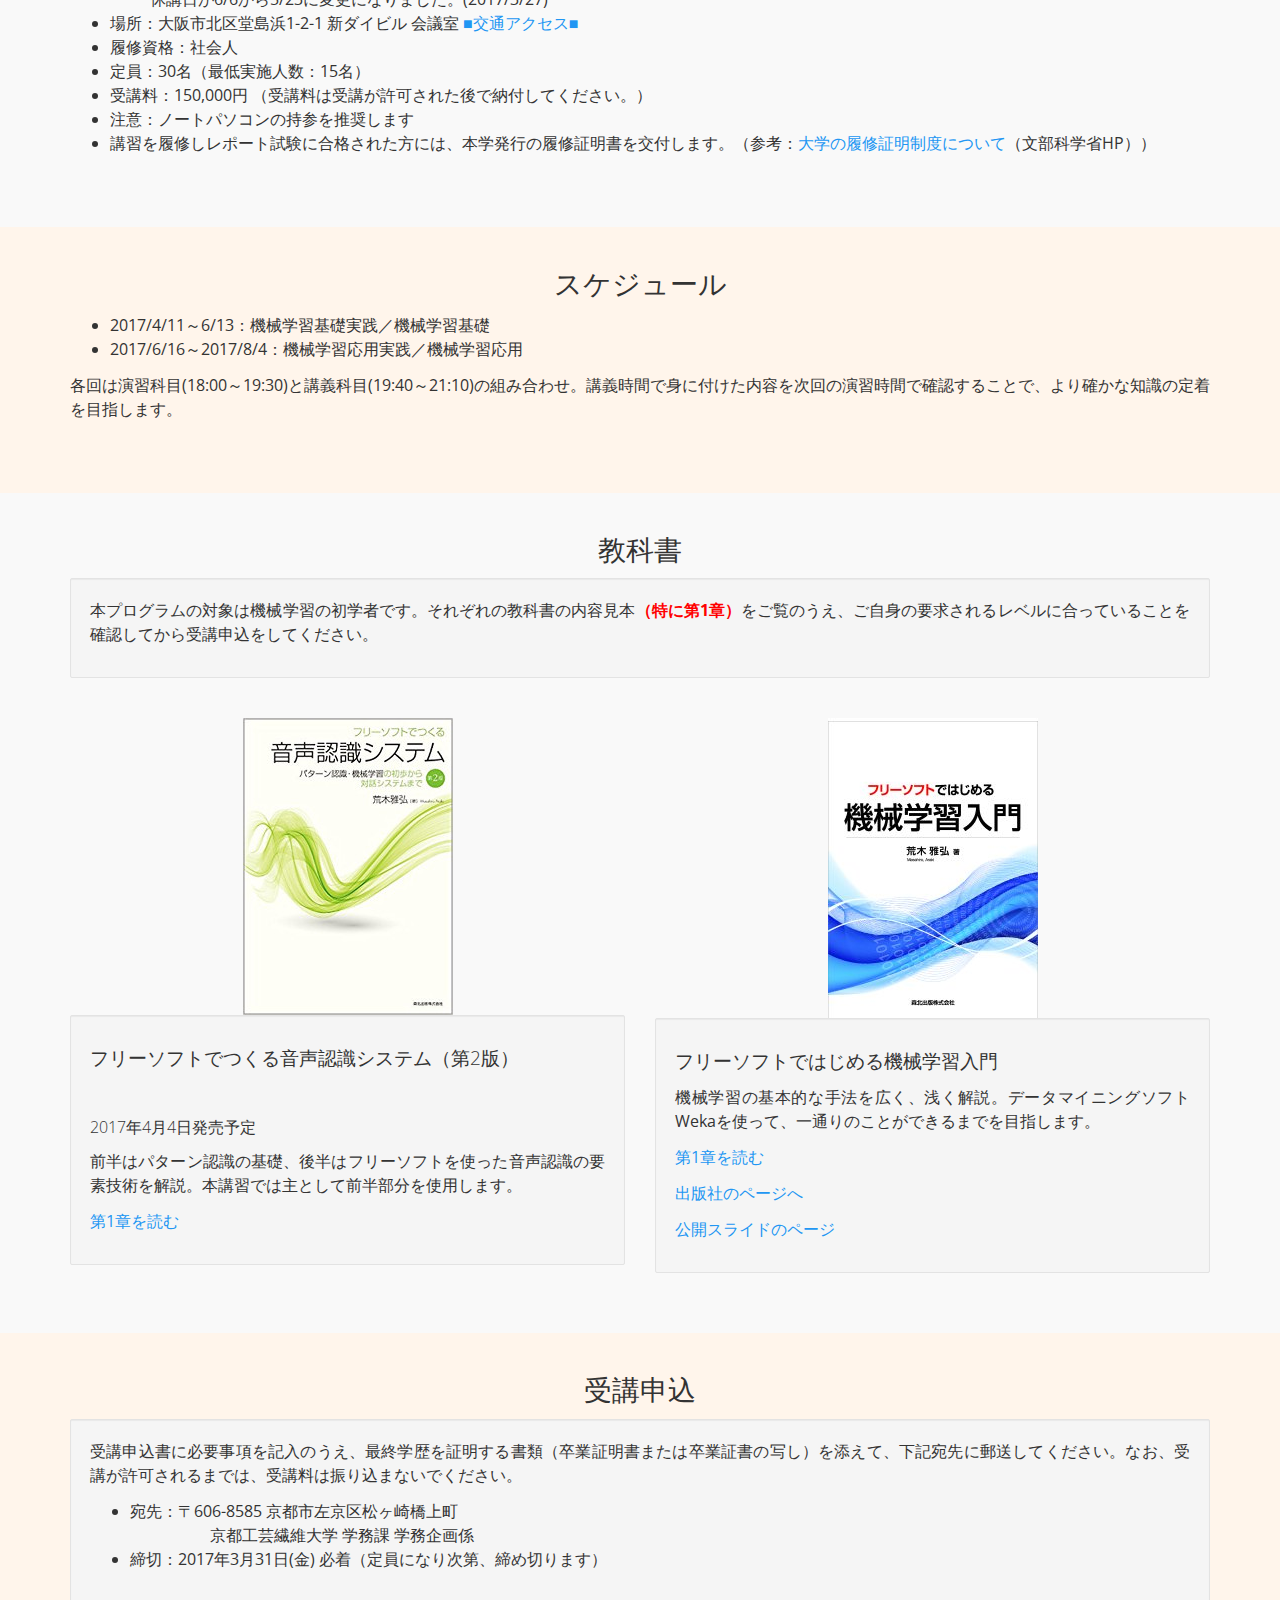
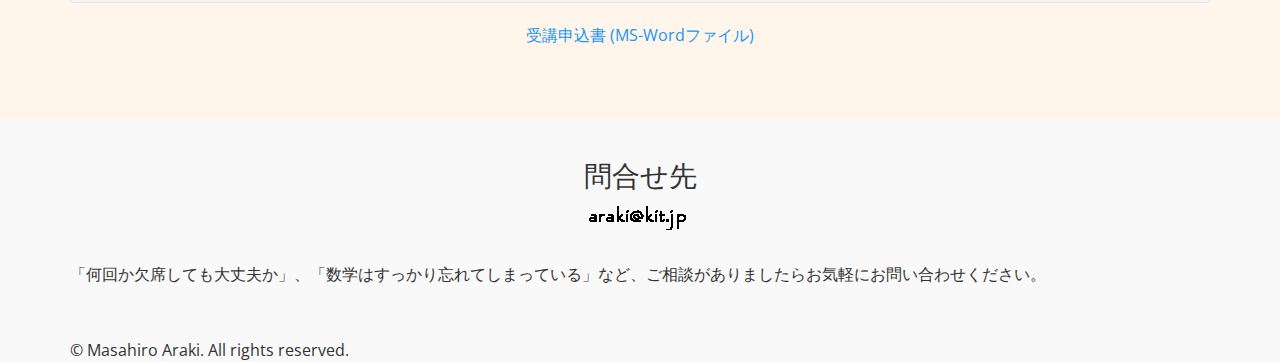
<file: program17a/index.html>
﻿<!DOCTYPE HTML>
<html lang="ja">
<head>
  <meta charset="UTF-8">
  <meta http-equiv="X-UA-Compatible" content="IE=edge">
  <meta name="viewport" content="width=device-width, initial-scale=1">

  <title>「機械学習基本技能習得プログラム」のご案内</title>

  <link rel="stylesheet" type="text/css" href="css/bootstrap.css">
  <link rel="stylesheet" type="text/css" href="css/example.css">
  <style type="text/css">
  body { padding-top: 80px; }
  @media ( min-width: 768px ) {
    #banner {
      min-height: 300px;
      border-bottom: none;
    }
    .bs-docs-section {
      margin-top: 8em;
    }
    .bs-component {
      position: relative;
    }
    .bs-component .modal {
      position: relative;
      top: auto;
      right: auto;
      left: auto;
      bottom: auto;
      z-index: 1;
      display: block;
    }
    .bs-component .modal-dialog {
      width: 90%;
    }
    .bs-component .popover {
      position: relative;
      display: inline-block;
      width: 220px;
      margin: 20px;
    }
    .nav-tabs {
      margin-bottom: 15px;
    }
    .progress {
      margin-bottom: 10px;
    }
  }

  .whatsnew {
    text-align: center;
    margin: 20px;
    padding: 10px;
    border-style: solid;
    border-width: 2px;
    border-color: #FF8C00;
    background-color: #FFFACD;

  }



  </style>

  <!--[if lt IE 9]>
    <script src="//oss.maxcdn.com/html5shiv/3.7.2/html5shiv.min.js"></script>
    <script src="//oss.maxcdn.com/respond/1.4.2/respond.min.js"></script>
  <![endif]-->

</head>

<body>

<!-- Navbar
  ================================================== -->
<header>
  <div class="navbar navbar-default navbar-fixed-top">
    <div class="container">
      <div class="navbar-header">
        <a href="index.html" class="navbar-brand">Home</a>
        <button class="navbar-toggle" type="button" data-toggle="collapse" data-target="#navbar-main">
          <span class="icon-bar"></span>
          <span class="icon-bar"></span>
          <span class="icon-bar"></span>
          <span class="icon-bar"></span>
          <span class="icon-bar"></span>
        </button>
      </div>
      <div class="navbar-collapse collapse" id="navbar-main">
                <ul class="nav navbar-nav">
                  <li class="active"><a href="#top">Top</a></li>
                  <li><a href="#two">あらまし</a></li>
                  <li><a href="#three">開催概要</a></li>
                  <li><a href="#four">スケジュール</a></li>
                  <li><a href="#five">教科書</a></li>
                  <li><a href="#six">受講申込</a></li>
                  <li><a href="#seven">問合せ</a></li>
                </ul>
<!--
                <form class="navbar-form navbar-left" role="search">
                  <div class="form-group">
                  <input type="text" class="form-control" placeholder="Search">
                  </div>
                  <button type="submit" class="btn btn-default">検索</button>
                </form>
-->
       </div>
      </div>
    </div>
</header>

<div id="carousel-example-generic" class="carousel slide" data-ride="carousel" 
     data-interval="8000">
  <!-- Indicators -->
  <ol class="carousel-indicators">
    <li data-target="#carousel-example-generic" data-slide-to="0" class="active"></li>
    <li data-target="#carousel-example-generic" data-slide-to="1"></li>
    <li data-target="#carousel-example-generic" data-slide-to="2"></li>
  </ol>

  <!-- Wrapper for slides -->
  <div class="carousel-inner" role="listbox">
    <div class="item active">
      <img src="./images/banner1.png"  alt="機械学習基本技能習得プログラム">
      <div class="carousel-caption">
      </div>
    </div>
    <div class="item">
      <img src="./images/banner2.png"  alt="毎週火・金の夜間講座">
      <div class="carousel-caption">
      </div>
    </div>
    <div class="item">
      <img src="./images/banner3.png" alt="テキスト">
      <div class="carousel-caption">
      </div>
    </div>
  </div>

  <!-- Controls -->
  <a class="left carousel-control" href="#carousel-example-generic" role="button" data-slide="prev">
    <span class="glyphicon glyphicon-chevron-left" aria-hidden="true"></span>
    <span class="sr-only">Previous</span>
  </a>
  <a class="right carousel-control" href="#carousel-example-generic" role="button" data-slide="next">
    <span class="glyphicon glyphicon-chevron-right" aria-hidden="true"></span>
    <span class="sr-only">Next</span>
  </a>
</div>

<!-- Main -->
<!-- One -->
<section id="one" class="section section-default point">
  <div class="container">
    <div class="row">
      <div class="col-xs-12 subtitle">
<h1>「機械学習基本技能習得プログラム」のご案内</h1>
<h3>主催：<a href="http://www.kit.ac.jp/">京都工芸繊維大学</a></h3>
<h4>協賛：TIS株式会社 <img src="./images/tis.png"> </h4>
<h4>後援：森北出版株式会社 <img src="./images/morikita.png"></a></h4>
<h4>講師：<a href="http://www.ii.is.kit.ac.jp/araki/">荒木 雅弘</a></h4>

   </div>
  </div>
 </div>
</section>

<!-- Two -->
<section id="two" class="section section-inverse japanese-font">
  <div class="container">
    <div class="row">
      <div class="col-xs-12 subtitle">
       <h2>本プログラムのあらまし</h2>
      </div>
    </div>
    <div class="row">
      <div class="col-md-3">
        <div class="well text-justify">
          <h3>目的</h3>
          <p>
機械学習を要素技術としてもつ製品やサービスの設計・実装・評価ができる技術者の育成を目的とします。
          </p>
        </div>
      </div>
      <div class="col-md-3">
        <div class="well text-justify">
          <h3>対象</h3>
          <p>
機械学習を体系的に勉強した経験がない技術者やプログラマが主たる対象です。
          </p>
        </div>
      </div>
      <div class="col-md-3">
        <div class="well text-justify">
          <h3>内容</h3>
          <p>
本プログラムの前半では、パターン認識について学びます。パターン認識の学習を通じて、機械学習における基本問題である「識別」についての理解を深めます。また、本プログラムの後半では、教師なし学習や深層学習を含むより高いレベルの機械学習技術について学びます。
          </p>
        </div>
      </div>
      <div class="col-md-3">
        <div class="well text-justify">
          <h3>目標</h3>
          <p>
利用可能なデータの種類・量・品質に応じて、機械学習を要素技術としてもつ製品やサービスを適切に設計できるようになること、および数式処理ソフトScilabを使った小規模な機械学習プログラム作成およびデータマイニングソフトWekaやPythonの機械学習ライブラリScikit-learnを用いた一定規模の機械学習システム構築が行えるようになることを目指します。
          </p>
        </div>
      </div>
    </div>
  </div>
</section>

						
<!-- Three -->
<section id="three" class="section section-default point">
  <div class="container">
    <div class="row">
      <div class="col-xs-12 subtitle">

  <h2>開催概要</h2>
        <div class="text-justify">
<ul>
<li>講義日時：2017/4/11(火)～2017/8/4(金)　火・金 18:00～21:10 </li>
<ul><li>休講日： 5/2(火), 5/5(金・祝), 5/23(火), 6/2(金) 
<br/> 休講日が6/6から5/23に変更になりました。(2017/3/27)
</li></ul>
<li> 場所：大阪市北区堂島浜1-2-1 新ダイビル 会議室
<a href="http://www.daibiru.co.jp/office_osaka/newdaibiru/">■交通アクセス■</a></li>
<li> 履修資格：社会人 </li>
<li> 定員：30名（最低実施人数：15名） </li>
<li> 受講料：150,000円 （受講料は受講が許可された後で納付してください。） </li>
<li> 注意：ノートパソコンの持参を推奨します </li>
<li> 講習を履修しレポート試験に合格された方には、本学発行の履修証明書を交付します。（参考：<a href="http://www.mext.go.jp/a_menu/koutou/shoumei/">大学の履修証明制度について</a>（文部科学省HP））</li>
</ul>
        </div>
      </div>
    </div>
  </div>
</section>

<!-- Four -->
<section id="four" class="section section-inverse point">
  <div class="container">
    <div class="row">
      <div class="col-xs-12 subtitle">

  <h2>スケジュール　</h2>
        <div class="text-justify">
<ul>
<li>2017/4/11～6/13：機械学習基礎実践／機械学習基礎</li>
<li>2017/6/16～2017/8/4：機械学習応用実践／機械学習応用</li>
</ul>
<p>各回は演習科目(18:00～19:30)と講義科目(19:40～21:10)の組み合わせ。講義時間で身に付けた内容を次回の演習時間で確認することで、より確かな知識の定着を目指します。</p>
        </div>
      </div>
    </div>
  </div>
</section>

<!-- Five -->
<section id="five" class="section section-default japanese-font">
  <div class="container">
    <div class="row">
      <div class="col-xs-12 subtitle">
       <h2>教科書</h2>
        <div class="well text-justify">
<p> 本プログラムの対象は機械学習の初学者です。それぞれの教科書の内容見本<b><font color="red">（特に第1章）</font></b>をご覧のうえ、ご自身の要求されるレベルに合っていることを確認してから受講申込をしてください。
</p>
      </div>
      </div>
    </div>
    <div class="row">
      <div class="col-md-6">
        <center>
          <a href="http://www.morikita.co.jp/books/book/2208" target="_blank">
            <img src="images/araki17.jpg" class="image-responsive"/>
          </a>
        </center>
        <div class="well text-justify">
          <h4>フリーソフトでつくる音声認識システム（第2版）</h4><br/>
          <h5>2017年4月4日発売予定</h5>

</p>
          <p>前半はパターン認識の基礎、後半はフリーソフトを使った音声認識の要素技術を解説。本講習では主として前半部分を使用します。</p>
<p> <a href="pattern2-1.pdf" target="_blank"> 第1章を読む </a></p>
<!-- <p> <a href="http://www.morikita.co.jp/books/book/2208" target="_blank"> 出版社のページへ </a></p> -->
        </div>
      </div>
      <div class="col-md-6">
       <center>
        <a href="http://www.morikita.co.jp/books/book/2710" target="_blank">
          <img src="images/araki13.png" class="image-responsive"/>
        </a>
       </center>
       <div class="well text-justify">
         <h4>フリーソフトではじめる機械学習入門</h4>
         <p>機械学習の基本的な手法を広く、浅く解説。データマイニングソフトWekaを使って、一通りのことができるまでを目指します。</p>
<p> <a href="ml1.pdf" target="_blank"> 第1章を読む </a> </p>
<p> <a href="http://www.morikita.co.jp/books/book/2710" target="_blank"> 出版社のページへ </a> </p>
<p> <a href="https://github.com/MasahiroAraki/MachineLearning" target="_blank"> 公開スライドのページ </a> </p>
        </div>
      </div>
    </div>
  </div>
</section>

<!-- Six -->
<section id="six" class="section section-inverse point">
  <div class="container">
    <div class="row">
      <div class="col-xs-12 subtitle">

  <h2>受講申込</h2>
        <div class="well text-justify">
<p> 受講申込書に必要事項を記入のうえ、最終学歴を証明する書類（卒業証明書または卒業証書の写し）を添えて、下記宛先に郵送してください。なお、受講が許可されるまでは、受講料は振り込まないでください。
</p>
<div class="text-justify">
<ul>
<li>宛先：〒606-8585 京都市左京区松ヶ崎橋上町 </br> 
　　　　　京都工芸繊維大学 学務課 学務企画係</li>
<li>締切：2017年3月31日(金) 必着（定員になり次第、締め切ります）</li>
</ul>
</div>

      </div>	
  <p> <a href="履修証明プログラム_受講申請書＜様式＞.docx"> 受講申込書 (MS-Wordファイル) </a></p>

      </div>
    </div>
  </div>
</section>

<!-- Seven -->
<section id="seven" class="section section-default point">
  <div class="container">
    <div class="row">
      <div class="col-xs-12 subtitle">

  <h2>問合せ先</h2>	
  <p><img src="images/e-mail.gif" alt="".></p>


      </div>
    </div>
<p>「何回か欠席しても大丈夫か」、「数学はすっかり忘れてしまっている」など、ご相談がありましたらお気軽にお問い合わせください。
</p>
  </div>


</section>

<!-- Footer -->
<section id="footer">
  <div class="container copyright">
&copy; Masahiro Araki. All rights reserved.</li>
  </div>
</section>
			
<script src="http://ajax.googleapis.com/ajax/libs/jquery/2.1.1/jquery.min.js"></script>
<script src="js/bootstrap.min.js"></script>

</body>
</html>
</file>
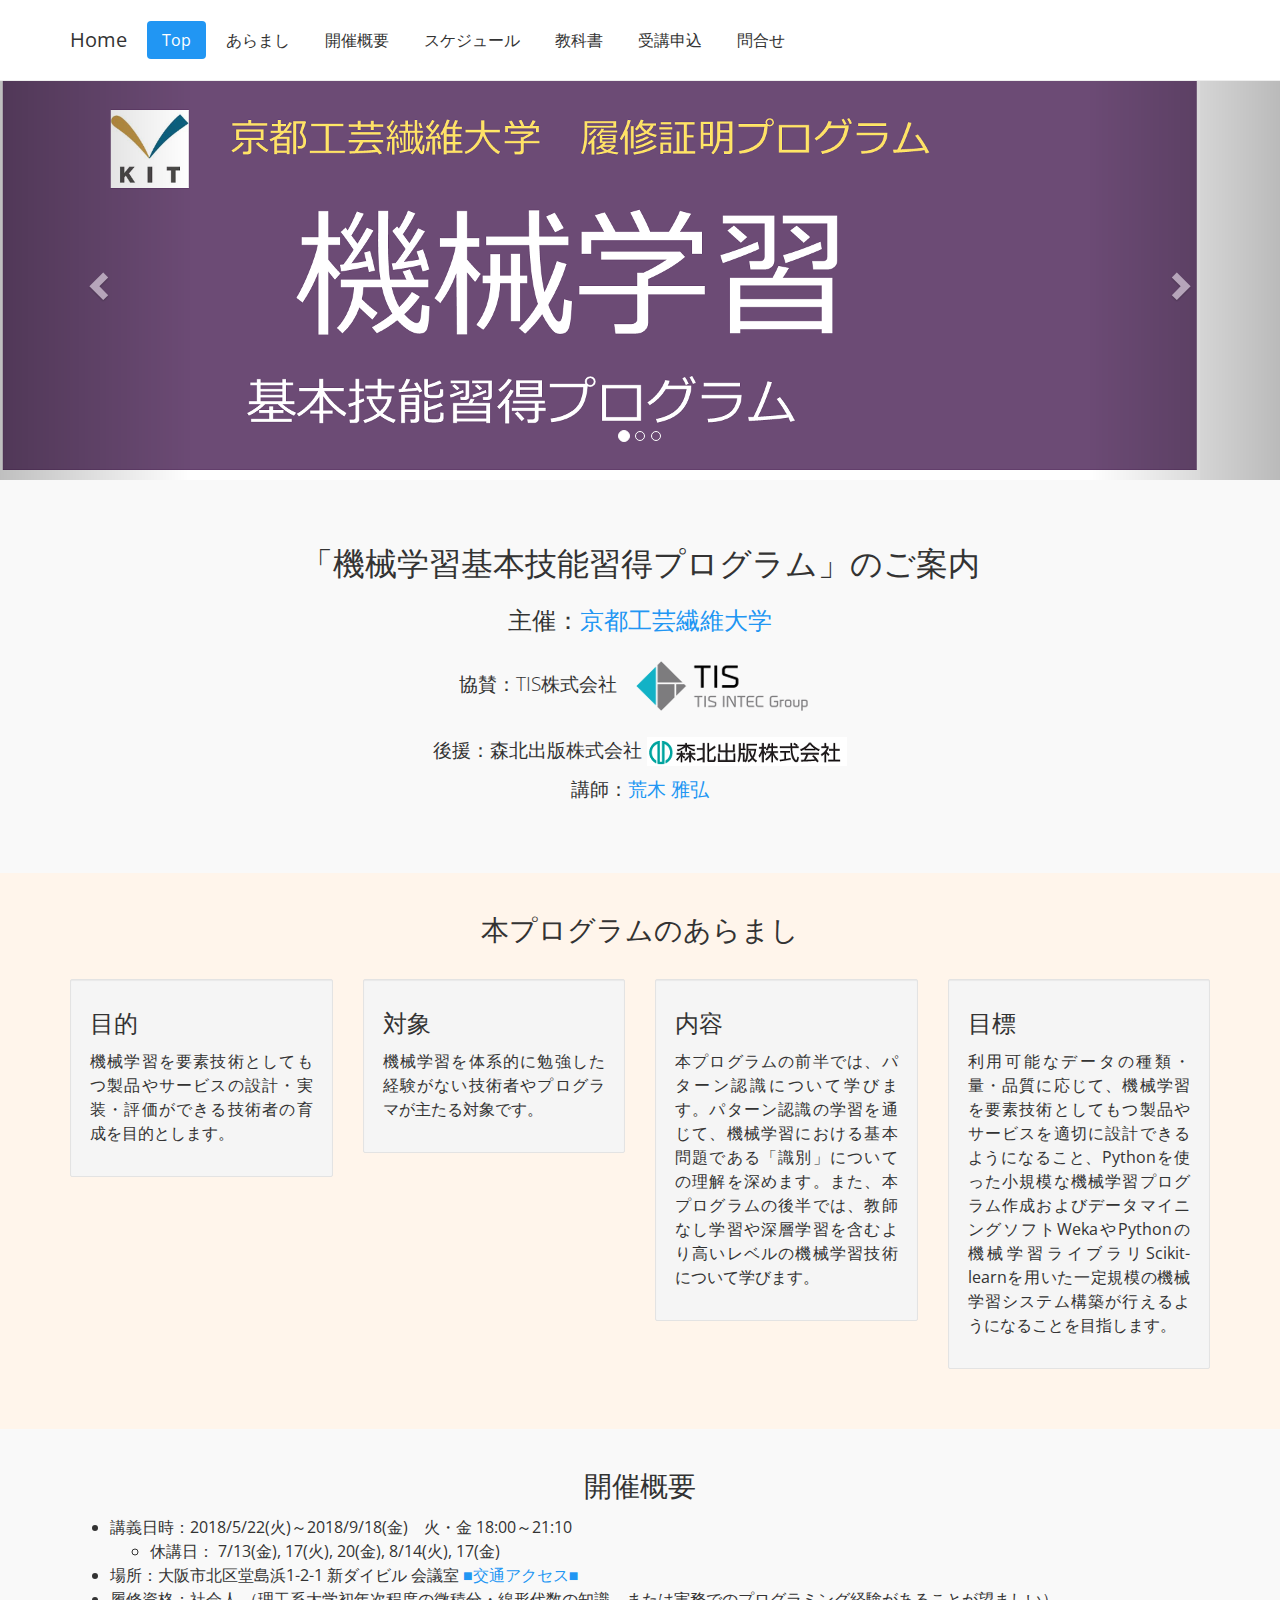
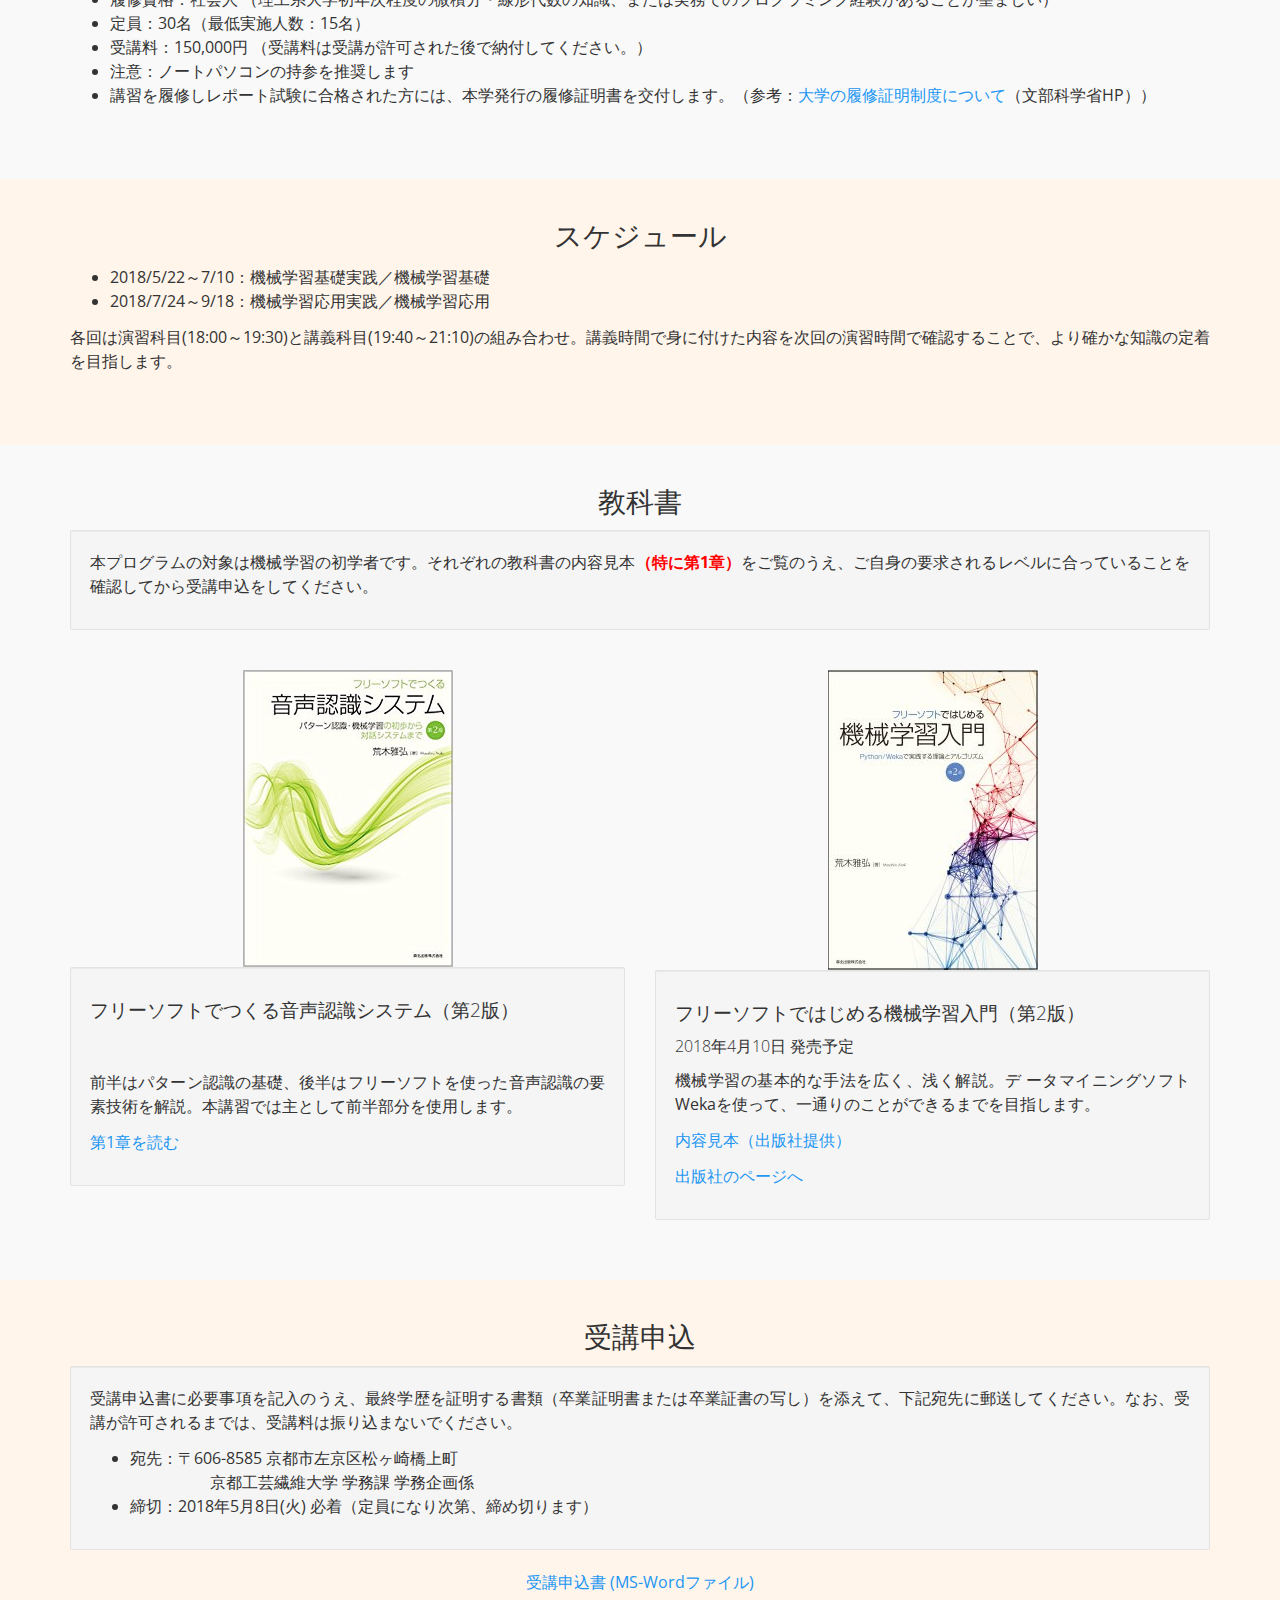
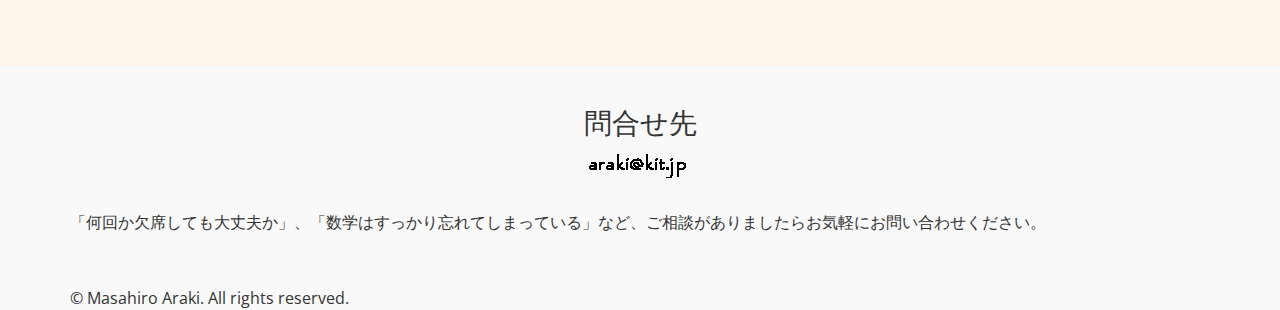
<file: program18a/index.html>
﻿<!DOCTYPE HTML>
<html lang="ja">
<head>
  <meta charset="UTF-8">
  <meta http-equiv="X-UA-Compatible" content="IE=edge">
  <meta name="viewport" content="width=device-width, initial-scale=1">

  <title>「機械学習基本技能習得プログラム」のご案内</title>

  <link rel="stylesheet" type="text/css" href="css/bootstrap.css">
  <link rel="stylesheet" type="text/css" href="css/example.css">
  <style type="text/css">
  body { padding-top: 80px; }
  @media ( min-width: 768px ) {
    #banner {
      min-height: 300px;
      border-bottom: none;
    }
    .bs-docs-section {
      margin-top: 8em;
    }
    .bs-component {
      position: relative;
    }
    .bs-component .modal {
      position: relative;
      top: auto;
      right: auto;
      left: auto;
      bottom: auto;
      z-index: 1;
      display: block;
    }
    .bs-component .modal-dialog {
      width: 90%;
    }
    .bs-component .popover {
      position: relative;
      display: inline-block;
      width: 220px;
      margin: 20px;
    }
    .nav-tabs {
      margin-bottom: 15px;
    }
    .progress {
      margin-bottom: 10px;
    }
  }

  .whatsnew {
    text-align: center;
    margin: 20px;
    padding: 10px;
    border-style: solid;
    border-width: 2px;
    border-color: #FF8C00;
    background-color: #FFFACD;

  }



  </style>

  <!--[if lt IE 9]>
    <script src="//oss.maxcdn.com/html5shiv/3.7.2/html5shiv.min.js"></script>
    <script src="//oss.maxcdn.com/respond/1.4.2/respond.min.js"></script>
  <![endif]-->

</head>

<body>

<!-- Navbar
  ================================================== -->
<header>
  <div class="navbar navbar-default navbar-fixed-top">
    <div class="container">
      <div class="navbar-header">
        <a href="index.html" class="navbar-brand">Home</a>
        <button class="navbar-toggle" type="button" data-toggle="collapse" data-target="#navbar-main">
          <span class="icon-bar"></span>
          <span class="icon-bar"></span>
          <span class="icon-bar"></span>
          <span class="icon-bar"></span>
          <span class="icon-bar"></span>
        </button>
      </div>
      <div class="navbar-collapse collapse" id="navbar-main">
                <ul class="nav navbar-nav">
                  <li class="active"><a href="#top">Top</a></li>
                  <li><a href="#two">あらまし</a></li>
                  <li><a href="#three">開催概要</a></li>
                  <li><a href="#four">スケジュール</a></li>
                  <li><a href="#five">教科書</a></li>
                  <li><a href="#six">受講申込</a></li>
                  <li><a href="#seven">問合せ</a></li>
                </ul>
<!--
                <form class="navbar-form navbar-left" role="search">
                  <div class="form-group">
                  <input type="text" class="form-control" placeholder="Search">
                  </div>
                  <button type="submit" class="btn btn-default">検索</button>
                </form>
-->
       </div>
      </div>
    </div>
</header>

<div id="carousel-example-generic" class="carousel slide" data-ride="carousel" 
     data-interval="8000">
  <!-- Indicators -->
  <ol class="carousel-indicators">
    <li data-target="#carousel-example-generic" data-slide-to="0" class="active"></li>
    <li data-target="#carousel-example-generic" data-slide-to="1"></li>
    <li data-target="#carousel-example-generic" data-slide-to="2"></li>
  </ol>

  <!-- Wrapper for slides -->
  <div class="carousel-inner" role="listbox">
    <div class="item active">
      <img src="./images/banner1.png"  alt="機械学習基本技能習得プログラム">
      <div class="carousel-caption">
      </div>
    </div>
    <div class="item">
      <img src="./images/banner2.png"  alt="毎週火・金の夜間講座">
      <div class="carousel-caption">
      </div>
    </div>
    <div class="item">
      <img src="./images/banner3.png" alt="テキスト">
      <div class="carousel-caption">
      </div>
    </div>
  </div>

  <!-- Controls -->
  <a class="left carousel-control" href="#carousel-example-generic" role="button" data-slide="prev">
    <span class="glyphicon glyphicon-chevron-left" aria-hidden="true"></span>
    <span class="sr-only">Previous</span>
  </a>
  <a class="right carousel-control" href="#carousel-example-generic" role="button" data-slide="next">
    <span class="glyphicon glyphicon-chevron-right" aria-hidden="true"></span>
    <span class="sr-only">Next</span>
  </a>
</div>

<!-- Main -->
<!-- One -->
<section id="one" class="section section-default point">
  <div class="container">
    <div class="row">
      <div class="col-xs-12 subtitle">
<h1>「機械学習基本技能習得プログラム」のご案内</h1>
<h3>主催：<a href="http://www.kit.ac.jp/">京都工芸繊維大学</a></h3>
<h4>協賛：TIS株式会社 <img src="./images/tis.png"> </h4>
<h4>後援：森北出版株式会社 <img src="./images/morikita.png"></a></h4>
<h4>講師：<a href="http://www.ii.is.kit.ac.jp/araki/">荒木 雅弘</a></h4>

   </div>
  </div>
 </div>
</section>

<!-- Two -->
<section id="two" class="section section-inverse japanese-font">
  <div class="container">
    <div class="row">
      <div class="col-xs-12 subtitle">
       <h2>本プログラムのあらまし</h2>
      </div>
    </div>
    <div class="row">
      <div class="col-md-3">
        <div class="well text-justify">
          <h3>目的</h3>
          <p>
機械学習を要素技術としてもつ製品やサービスの設計・実装・評価ができる技術者の育成を目的とします。
          </p>
        </div>
      </div>
      <div class="col-md-3">
        <div class="well text-justify">
          <h3>対象</h3>
          <p>
機械学習を体系的に勉強した経験がない技術者やプログラマが主たる対象です。
          </p>
        </div>
      </div>
      <div class="col-md-3">
        <div class="well text-justify">
          <h3>内容</h3>
          <p>
本プログラムの前半では、パターン認識について学びます。パターン認識の学習を通じて、機械学習における基本問題である「識別」についての理解を深めます。また、本プログラムの後半では、教師なし学習や深層学習を含むより高いレベルの機械学習技術について学びます。
          </p>
        </div>
      </div>
      <div class="col-md-3">
        <div class="well text-justify">
          <h3>目標</h3>
          <p>
利用可能なデータの種類・量・品質に応じて、機械学習を要素技術としてもつ製品やサービスを適切に設計できるようになること、Pythonを使った小規模な機械学習プログラム作成およびデータマイニングソフトWekaやPythonの機械学習ライブラリScikit-learnを用いた一定規模の機械学習システム構築が行えるようになることを目指します。
          </p>
        </div>
      </div>
    </div>
  </div>
</section>

						
<!-- Three -->
<section id="three" class="section section-default point">
  <div class="container">
    <div class="row">
      <div class="col-xs-12 subtitle">

  <h2>開催概要</h2>
        <div class="text-justify">
<ul>
<li>講義日時：2018/5/22(火)～2018/9/18(金)　火・金 18:00～21:10 </li>
<ul><li>休講日： 7/13(金), 17(火), 20(金), 8/14(火), 17(金) 
</li></ul>
<li> 場所：大阪市北区堂島浜1-2-1 新ダイビル 会議室
<a href="http://www.daibiru.co.jp/office_osaka/newdaibiru/">■交通アクセス■</a></li>
<li> 履修資格：社会人 （理工系大学初年次程度の微積分・線形代数の知識、または実務でのプログラミング経験があることが望ましい）
</li>
<li> 定員：30名（最低実施人数：15名） </li>
<li> 受講料：150,000円 （受講料は受講が許可された後で納付してください。） </li>
<li> 注意：ノートパソコンの持参を推奨します </li>
<li> 講習を履修しレポート試験に合格された方には、本学発行の履修証明書を交付します。（参考：<a href="http://www.mext.go.jp/a_menu/koutou/shoumei/">大学の履修証明制度について</a>（文部科学省HP））</li>
</ul>
        </div>
      </div>
    </div>
  </div>
</section>

<!-- Four -->
<section id="four" class="section section-inverse point">
  <div class="container">
    <div class="row">
      <div class="col-xs-12 subtitle">

  <h2>スケジュール　</h2>
        <div class="text-justify">
<ul>
<li>2018/5/22～7/10：機械学習基礎実践／機械学習基礎</li>
<li>2018/7/24～9/18：機械学習応用実践／機械学習応用</li>
</ul>
<p>各回は演習科目(18:00～19:30)と講義科目(19:40～21:10)の組み合わせ。講義時間で身に付けた内容を次回の演習時間で確認することで、より確かな知識の定着を目指します。</p>
        </div>
      </div>
    </div>
  </div>
</section>

<!-- Five -->
<section id="five" class="section section-default japanese-font">
  <div class="container">
    <div class="row">
      <div class="col-xs-12 subtitle">
       <h2>教科書</h2>
        <div class="well text-justify">
<p> 本プログラムの対象は機械学習の初学者です。それぞれの教科書の内容見本<b><font color="red">（特に第1章）</font></b>をご覧のうえ、ご自身の要求されるレベルに合っていることを確認してから受講申込をしてください。
</p>
      </div>
      </div>
    </div>
    <div class="row">
      <div class="col-md-6">
        <center>
          <a href="http://www.morikita.co.jp/books/book/3070" target="_blank">
            <img src="images/araki17.jpg" class="image-responsive"/>
          </a>
        </center>
        <div class="well text-justify">
          <h4>フリーソフトでつくる音声認識システム（第2版）</h4><br/>
</p>
          <p>前半はパターン認識の基礎、後半はフリーソフトを使った音声認識の要素技術を解説。本講習では主として前半部分を使用します。</p>
<p> <a href="pattern2-1.pdf" target="_blank"> 第1章を読む </a></p>
<!-- <p> <a href="http://www.morikita.co.jp/books/book/2208" target="_blank"> 出版社のページへ </a></p> -->
        </div>
      </div>
      <div class="col-md-6">
       <center>
        <a href="http://www.morikita.co.jp/books/book/3274" target="_blank">
          <img src="images/araki18.jpg" class="image-responsive"/>
        </a>
       </center>
       <div class="well text-justify">
         <h4>フリーソフトではじめる機械学習入門（第2版）</h4>
         <h5>2018年4月10日 発売予定</h5>
         <p>機械学習の基本的な手法を広く、浅く解説。デ
ータマイニングソフトWekaを使って、一通りのことができるまでを目指します。</p>
<p> <a href="https://www.morikita.co.jp/data/mkj/085212mkj.pdf" target="_blank"> 内容見本（出版社提供） </a> </p>
<p> <a href="https://www.morikita.co.jp/books/book/3274" target="_blank"> 出版社のページへ </a> </p>
<!-- <p> <a href="https://github.com/MasahiroAraki/MachineLearning" target="_blank"> 公開スライドのページ </a> </p> -->
        </div>
      </div>
    </div>
  </div>
</section>

<!-- Six -->
<section id="six" class="section section-inverse point">
  <div class="container">
    <div class="row">
      <div class="col-xs-12 subtitle">

  <h2>受講申込</h2>
        <div class="well text-justify">
<p> 受講申込書に必要事項を記入のうえ、最終学歴を証明する書類（卒業証明書または卒業証書の写し）を添えて、下記宛先に郵送してください。なお、受講が許可されるまでは、受講料は振り込まないでください。
</p>
<div class="text-justify">
<ul>
<li>宛先：〒606-8585 京都市左京区松ヶ崎橋上町 </br> 
　　　　　京都工芸繊維大学 学務課 学務企画係</li>
<li>締切：2018年5月8日(火) 必着（定員になり次第、締め切ります）</li>
</ul>
</div>

      </div>	
  <p> <a href="履修証明プログラム_受講申請書＜様式＞.docx"> 受講申込書 (MS-Wordファイル) </a></p>

      </div>
    </div>
  </div>
</section>

<!-- Seven -->
<section id="seven" class="section section-default point">
  <div class="container">
    <div class="row">
      <div class="col-xs-12 subtitle">

  <h2>問合せ先</h2>	
  <p><img src="images/e-mail.gif" alt="".></p>


      </div>
    </div>
<p>「何回か欠席しても大丈夫か」、「数学はすっかり忘れてしまっている」など、ご相談がありましたらお気軽にお問い合わせください。
</p>
  </div>


</section>

<!-- Footer -->
<section id="footer">
  <div class="container copyright">
&copy; Masahiro Araki. All rights reserved.</li>
  </div>
</section>
			
<script src="https://ajax.googleapis.com/ajax/libs/jquery/2.1.1/jquery.min.js"></script>
<script src="js/bootstrap.min.js"></script>

</body>
</html>
</file>
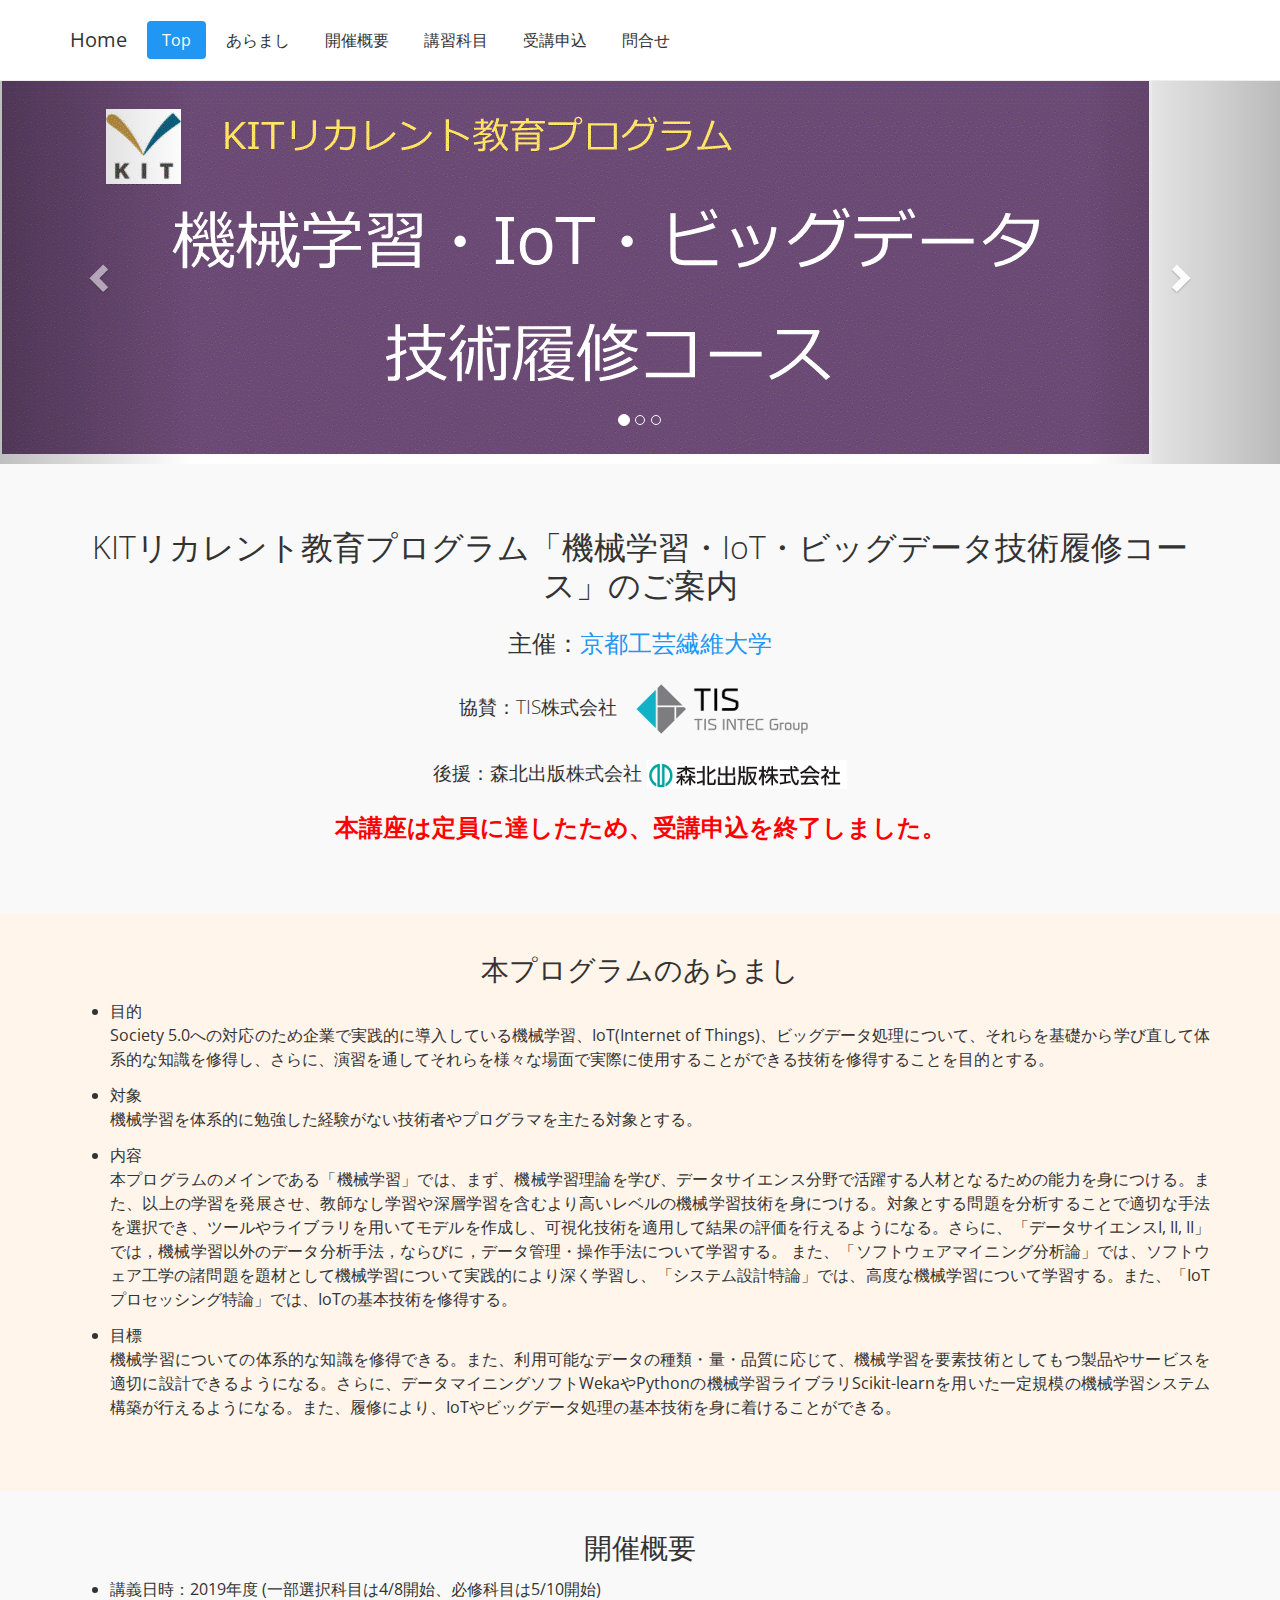
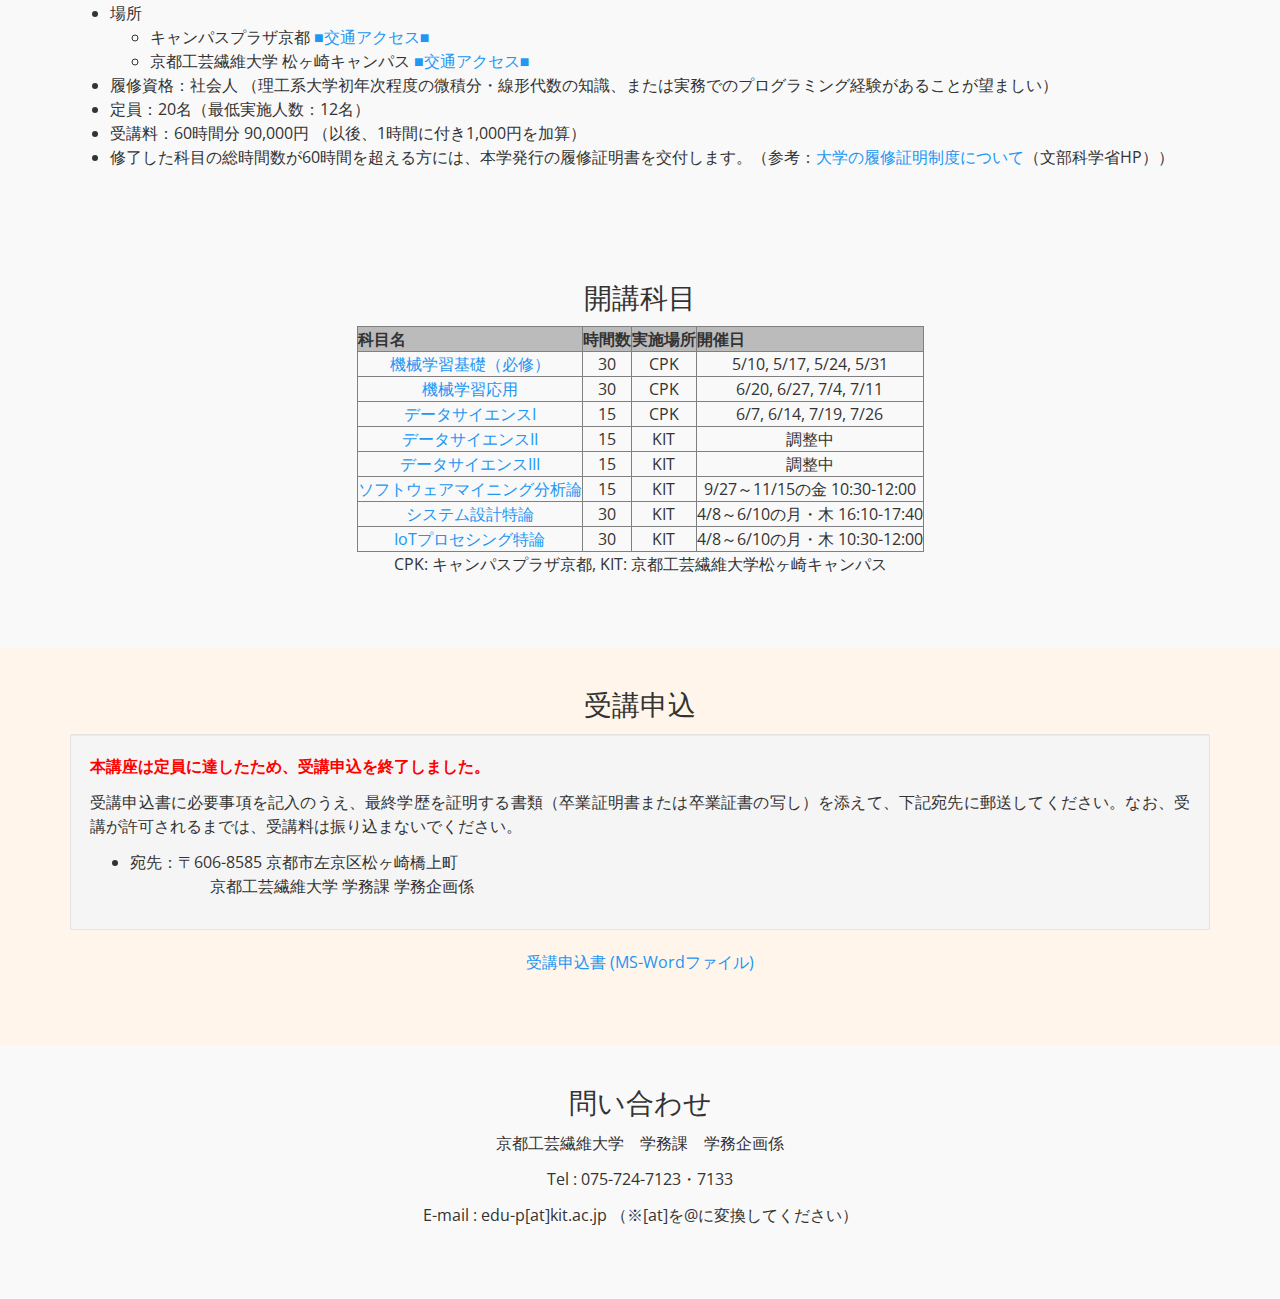
<file: program19a/index.html>
﻿<!DOCTYPE HTML>
<html lang="ja">
<head>
  <meta charset="UTF-8">
  <meta http-equiv="X-UA-Compatible" content="IE=edge">
  <meta name="viewport" content="width=device-width, initial-scale=1">

  <title>KITリカレント教育プログラム「機械学習・IoT・ビッグデータ技術履修コース」のご案内</title>

  <link rel="stylesheet" type="text/css" href="css/bootstrap.css">
  <link rel="stylesheet" type="text/css" href="css/example.css">
  <style type="text/css">
  body { padding-top: 80px; }
  @media ( min-width: 768px ) {
    #banner {
      min-height: 300px;
      border-bottom: none;
    }
    .bs-docs-section {
      margin-top: 8em;
    }
    .bs-component {
      position: relative;
    }
    .bs-component .modal {
      position: relative;
      top: auto;
      right: auto;
      left: auto;
      bottom: auto;
      z-index: 1;
      display: block;
    }
    .bs-component .modal-dialog {
      width: 90%;
    }
    .bs-component .popover {
      position: relative;
      display: inline-block;
      width: 220px;
      margin: 20px;
    }
    .nav-tabs {
      margin-bottom: 15px;
    }
    .progress {
      margin-bottom: 10px;
    }
  }

  .whatsnew {
    text-align: center;
    margin: 20px;
    padding: 10px;
    border-style: solid;
    border-width: 2px;
    border-color: #FF8C00;
    background-color: #FFFACD;

  }



  </style>

  <!--[if lt IE 9]>
    <script src="//oss.maxcdn.com/html5shiv/3.7.2/html5shiv.min.js"></script>
    <script src="//oss.maxcdn.com/respond/1.4.2/respond.min.js"></script>
  <![endif]-->

</head>

<body>

<!-- Navbar
  ================================================== -->
<header>
  <div class="navbar navbar-default navbar-fixed-top">
    <div class="container">
      <div class="navbar-header">
        <a href="index.html" class="navbar-brand">Home</a>
        <button class="navbar-toggle" type="button" data-toggle="collapse" data-target="#navbar-main">
          <span class="icon-bar"></span>
          <span class="icon-bar"></span>
          <span class="icon-bar"></span>
          <span class="icon-bar"></span>
          <span class="icon-bar"></span>
        </button>
      </div>
      <div class="navbar-collapse collapse" id="navbar-main">
                <ul class="nav navbar-nav">
                  <li class="active"><a href="#top">Top</a></li>
                  <li><a href="#two">あらまし</a></li>
                  <li><a href="#three">開催概要</a></li>
                  <li><a href="#five">講習科目</a></li>
                  <li><a href="#six">受講申込</a></li>
                  <li><a href="#seven">問合せ</a></li>
                </ul>
<!--
                <form class="navbar-form navbar-left" role="search">
                  <div class="form-group">
                  <input type="text" class="form-control" placeholder="Search">
                  </div>
                  <button type="submit" class="btn btn-default">検索</button>
                </form>
-->
       </div>
      </div>
    </div>
</header>

<div id="carousel-example-generic" class="carousel slide" data-ride="carousel" 
     data-interval="8000">
  <!-- Indicators -->
  <ol class="carousel-indicators">
    <li data-target="#carousel-example-generic" data-slide-to="0" class="active"></li>
    <li data-target="#carousel-example-generic" data-slide-to="1"></li>
    <li data-target="#carousel-example-generic" data-slide-to="2"></li>
  </ol>

  <!-- Wrapper for slides -->
  <div class="carousel-inner" role="listbox">
    <div class="item active">
      <img src="./images/banner1.gif"  alt="機械学習・IoT・ビッグデータ技術履修コース">
      <div class="carousel-caption">
      </div>
    </div>
    <div class="item">
      <img src="./images/banner2.gif"  alt="開催要項">
      <div class="carousel-caption">
      </div>
    </div>
    <div class="item">
      <img src="./images/banner3.gif" alt="開講科目">
      <div class="carousel-caption">
      </div>
    </div>
  </div>

  <!-- Controls -->
  <a class="left carousel-control" href="#carousel-example-generic" role="button" data-slide="prev">
    <span class="glyphicon glyphicon-chevron-left" aria-hidden="true"></span>
    <span class="sr-only">Previous</span>
  </a>
  <a class="right carousel-control" href="#carousel-example-generic" role="button" data-slide="next">
    <span class="glyphicon glyphicon-chevron-right" aria-hidden="true"></span>
    <span class="sr-only">Next</span>
  </a>
</div>

<!-- Main -->
<!-- One -->
<section id="one" class="section section-default point">
  <div class="container">
    <div class="row">
      <div class="col-xs-12 subtitle">
<h1>KITリカレント教育プログラム「機械学習・IoT・ビッグデータ技術履修コース」のご案内</h1>
<h3>主催：<a href="http://www.kit.ac.jp/">京都工芸繊維大学</a></h3>
<h4>協賛：TIS株式会社 <img src="./images/tis.png"> </h4>
<h4>後援：森北出版株式会社 <img src="./images/morikita.png"></a></h4>
<h3><span style="font-weight: bold; color:red" >
本講座は定員に達したため、受講申込を終了しました。
</span></h3>
   </div>
  </div>
 </div>
</section>

<!-- Two -->
<section id="two" class="section section-inverse japanese-font">
  <div class="container">
    <div class="row">
      <div class="col-xs-12 subtitle">
       <h2>本プログラムのあらまし</h2>
        <div class="text-justify">
<ul>
<li>目的 </li>
          <p>
Society 5.0への対応のため企業で実践的に導入している機械学習、IoT(Internet of Things)、ビッグデータ処理について、それらを基礎から学び直して体系的な知識を修得し、さらに、演習を通してそれらを様々な場面で実際に使用することができる技術を修得することを目的とする。
          </p>
<li>対象 </li>
          <p>
機械学習を体系的に勉強した経験がない技術者やプログラマを主たる対象とする。
          </p>
<li>内容 </li>
 <p>
本プログラムのメインである「機械学習」では、まず、機械学習理論を学び、データサイエンス分野で活躍する人材となるための能力を身につける。また、以上の学習を発展させ、教師なし学習や深層学習を含むより高いレベルの機械学習技術を身につける。対象とする問題を分析することで適切な手法を選択でき、ツールやライブラリを用いてモデルを作成し、可視化技術を適用して結果の評価を行えるようになる。さらに、「データサイエンスI, II, II」では，機械学習以外のデータ分析手法，ならびに，データ管理・操作手法について学習する。
また、「ソフトウェアマイニング分析論」では、ソフトウェア工学の諸問題を題材として機械学習について実践的により深く学習し、「システム設計特論」では、高度な機械学習について学習する。また、「IoTプロセッシング特論」では、IoTの基本技術を修得する。
          </p>

<li>目標 </li>
          <p>
機械学習についての体系的な知識を修得できる。また、利用可能なデータの種類・量・品質に応じて、機械学習を要素技術としてもつ製品やサービスを適切に設計できるようになる。さらに、データマイニングソフトWekaやPythonの機械学習ライブラリScikit-learnを用いた一定規模の機械学習システム構築が行えるようになる。また、履修により、IoTやビッグデータ処理の基本技術を身に着けることができる。
          </p>
</ul>
      </div>
    </div>
  </div>
</section>

						
<!-- Three -->
<section id="three" class="section section-default point">
  <div class="container">
    <div class="row">
      <div class="col-xs-12 subtitle">

  <h2>開催概要</h2>
        <div class="text-justify">
<ul>
<li>講義日時：2019年度 (一部選択科目は4/8開始、必修科目は5/10開始)</li>
<li> 場所
<ul>
<li>キャンパスプラザ京都
<a href="http://www.consortium.or.jp/about-cp-kyoto/access">■交通アクセス■</a></li>
<li>京都工芸繊維大学 松ヶ崎キャンパス
<a href="https://www.kit.ac.jp/uni_index/access/">■交通アクセス■</a>
</li>
</ul>
<li> 履修資格：社会人 （理工系大学初年次程度の微積分・線形代数の知識、または実務でのプログラミング経験があることが望ましい）
</li>
<li> 定員：20名（最低実施人数：12名） </li>
<li> 受講料：60時間分 90,000円 （以後、1時間に付き1,000円を加算）</li>
<li> 修了した科目の総時間数が60時間を超える方には、本学発行の履修証明書を交付します。（参考：<a href="http://www.mext.go.jp/a_menu/koutou/shoumei/">大学の履修証明制度について</a>（文部科学省HP））</li>
</ul>
        </div>
      </div>
    </div>
  </div>
</section>

<!-- Five -->
<section id="five" class="section section-default japanese-font">
  <div class="container">
    <div class="row">
      <div class="col-xs-12 subtitle">
       <h2>開講科目</h2>

<table border="1" align="center">
<tr>
<th bgcolor="#BBBBBB" align="center"> 科目名</th>
<th bgcolor="#BBBBBB"> 時間数</th>
<th bgcolor="#BBBBBB"> 実施場所</th>
<th bgcolor="#BBBBBB"> 開催日</th>
</tr>
<tr>
<td><a href="https://masahiroaraki.github.io/MLCourse/">機械学習基礎（必修）</a></td>
<td>30</td>
<td>CPK </td>
<td>5/10, 5/17, 5/24, 5/31 </td>
</tr>
<tr>
<td><a href="https://masahiroaraki.github.io/MLCourse/">機械学習応用 </a></td>
<td>30</td>
<td>CPK </td>
<td>6/20, 6/27, 7/4, 7/11  </td>
</tr>
<tr>
<td><a href="DS1.pdf">データサイエンスI</a> </td>
<td>15</td>
<td>CPK </td>
<td>6/7, 6/14, 7/19, 7/26 </td>
</tr>
<tr>
<td><a href="DS2.pdf">データサイエンスII</a> </td>
<td>15</td>
<td>KIT </td>
<td>調整中 </td>
</tr>
<tr>
<td><a href="DS3.pdf">データサイエンスIII</a> </td>
<td>15</td>
<td>KIT </td>
<td>調整中 </td>
</tr>
</tr>
<tr>
<td><a href="http://www.syllabus.kit.ac.jp/?c=detail&pk=2186&schedule_code=62215201">ソフトウェアマイニング分析論 </a></td>
<td>15</td>
<td>KIT </td>
<td> 9/27～11/15の金 10:30-12:00 </td>
</tr>
<tr>
<td><a href="http://www.syllabus.kit.ac.jp/?c=detail&pk=2178&schedule_code=62201501">システム設計特論</a> </td>
<td>30</td>
<td>KIT </td>
<td>4/8～6/10の月・木 16:10-17:40 </td>
</tr>
<tr>
<td><a href="http://www.syllabus.kit.ac.jp/?c=detail&pk=2183&schedule_code=62201201">IoTプロセシング特論</a> </td>
<td>30</td>
<td>KIT </td>
<td>4/8～6/10の月・木 10:30-12:00  </td>
</tr>
</table>
<p>
CPK: キャンパスプラザ京都, KIT: 京都工芸繊維大学松ヶ崎キャンパス
</p>

      </div>
    </div>
  </div>
</section>

<!-- Six -->
<section id="six" class="section section-inverse point">
  <div class="container">
    <div class="row">
      <div class="col-xs-12 subtitle">

  <h2>受講申込</h2>
        <div class="well text-justify">
<p>
<span style="font-weight: bold; color:red" >
本講座は定員に達したため、受講申込を終了しました。
</span>
</p>
<p> 受講申込書に必要事項を記入のうえ、最終学歴を証明する書類（卒業証明書または卒業証書の写し）を添えて、下記宛先に郵送してください。なお、受講が許可されるまでは、受講料は振り込まないでください。
</p>
<div class="text-justify">
<ul>
<li>宛先：〒606-8585 京都市左京区松ヶ崎橋上町 </br> 
　　　　　京都工芸繊維大学 学務課 学務企画係</li>
<!--
<li>締切：受講希望科目により異なります（最終2019年4月25日(木) 必着）（定員になり次第、締め切ります）</li>
-->
</ul>
</div>

      </div>
  <p> <a href="履修証明プログラム_受講申請書＜様式＞.docx"> 受講申込書 (MS-Wordファイル) </a></p>
      </div>
    </div>
  </div>
</section>

<!-- Seven -->
<section id="seven" class="section section-default point">
  <div class="container">
    <div class="row">
      <div class="col-xs-12 subtitle">

  <h2>問い合わせ</h2>
  <p>京都工芸繊維大学　学務課　学務企画係</p>
  <p>Tel : 075-724-7123・7133</p>
  <p>E-mail : edu-p[at]kit.ac.jp （※[at]を@に変換してください）</p>


      </div>
    </div>
  </div>


</section>

			
<script src="https://ajax.googleapis.com/ajax/libs/jquery/2.1.1/jquery.min.js"></script>
<script src="js/bootstrap.min.js"></script>

</body>
</html>
</file>
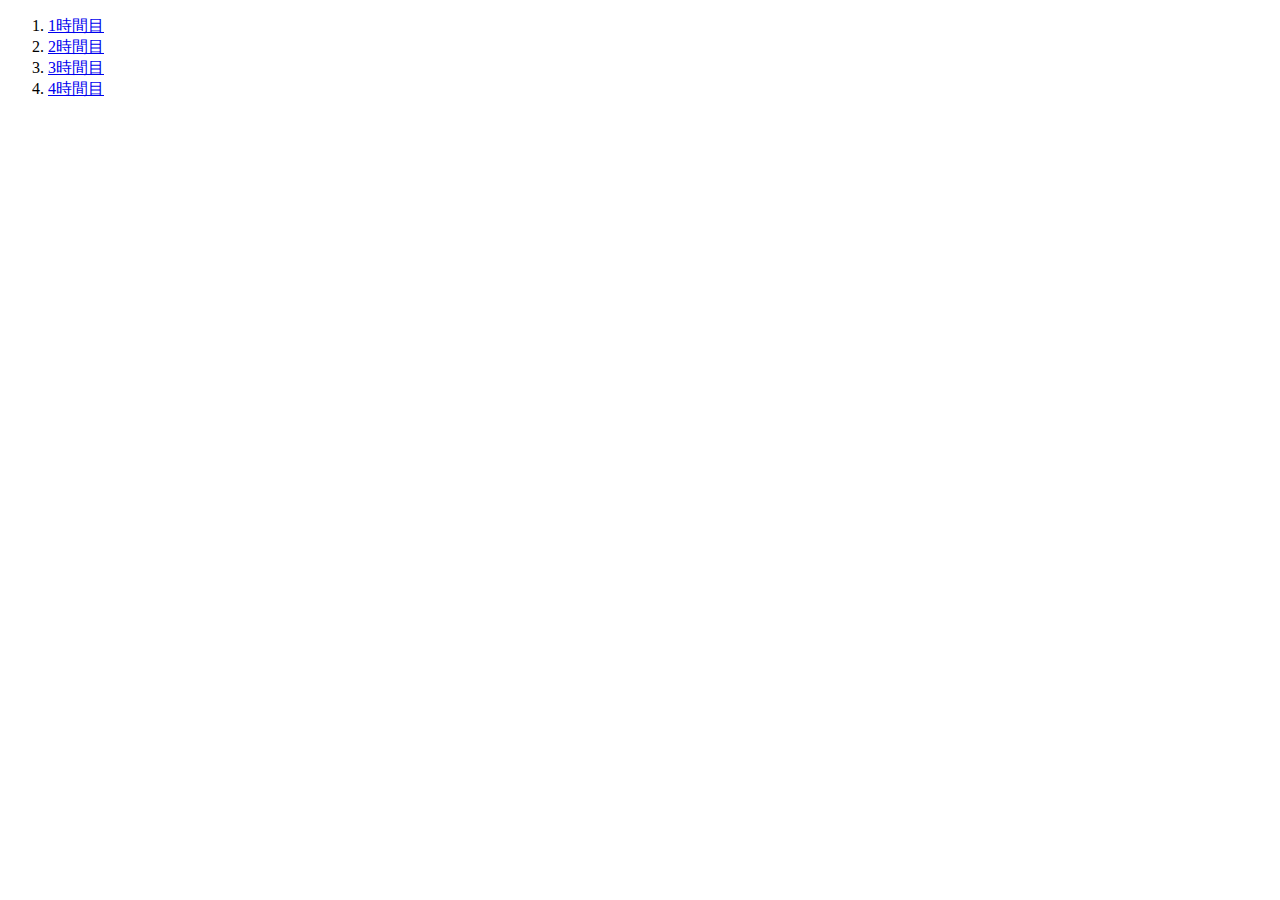
<file: pub/index.html>
﻿<!DOCTYPE html>
<html lang="ja">
<head>
<meta charset="UTF-8">
<title>講演資料</title>
</head>
<body>
<ol>
 <li> <a href="chap1-2.pdf"> 1時間目 </a> </li>
 <li> <a href="chap3-5.pdf"> 2時間目 </a> </li>
 <li> <a href="chap6-9.pdf"> 3時間目 </a> </li>
 <li> <a href="chap10-15.pdf"> 4時間目 </a> </li>
</ol>
</body>
</html>
</file>
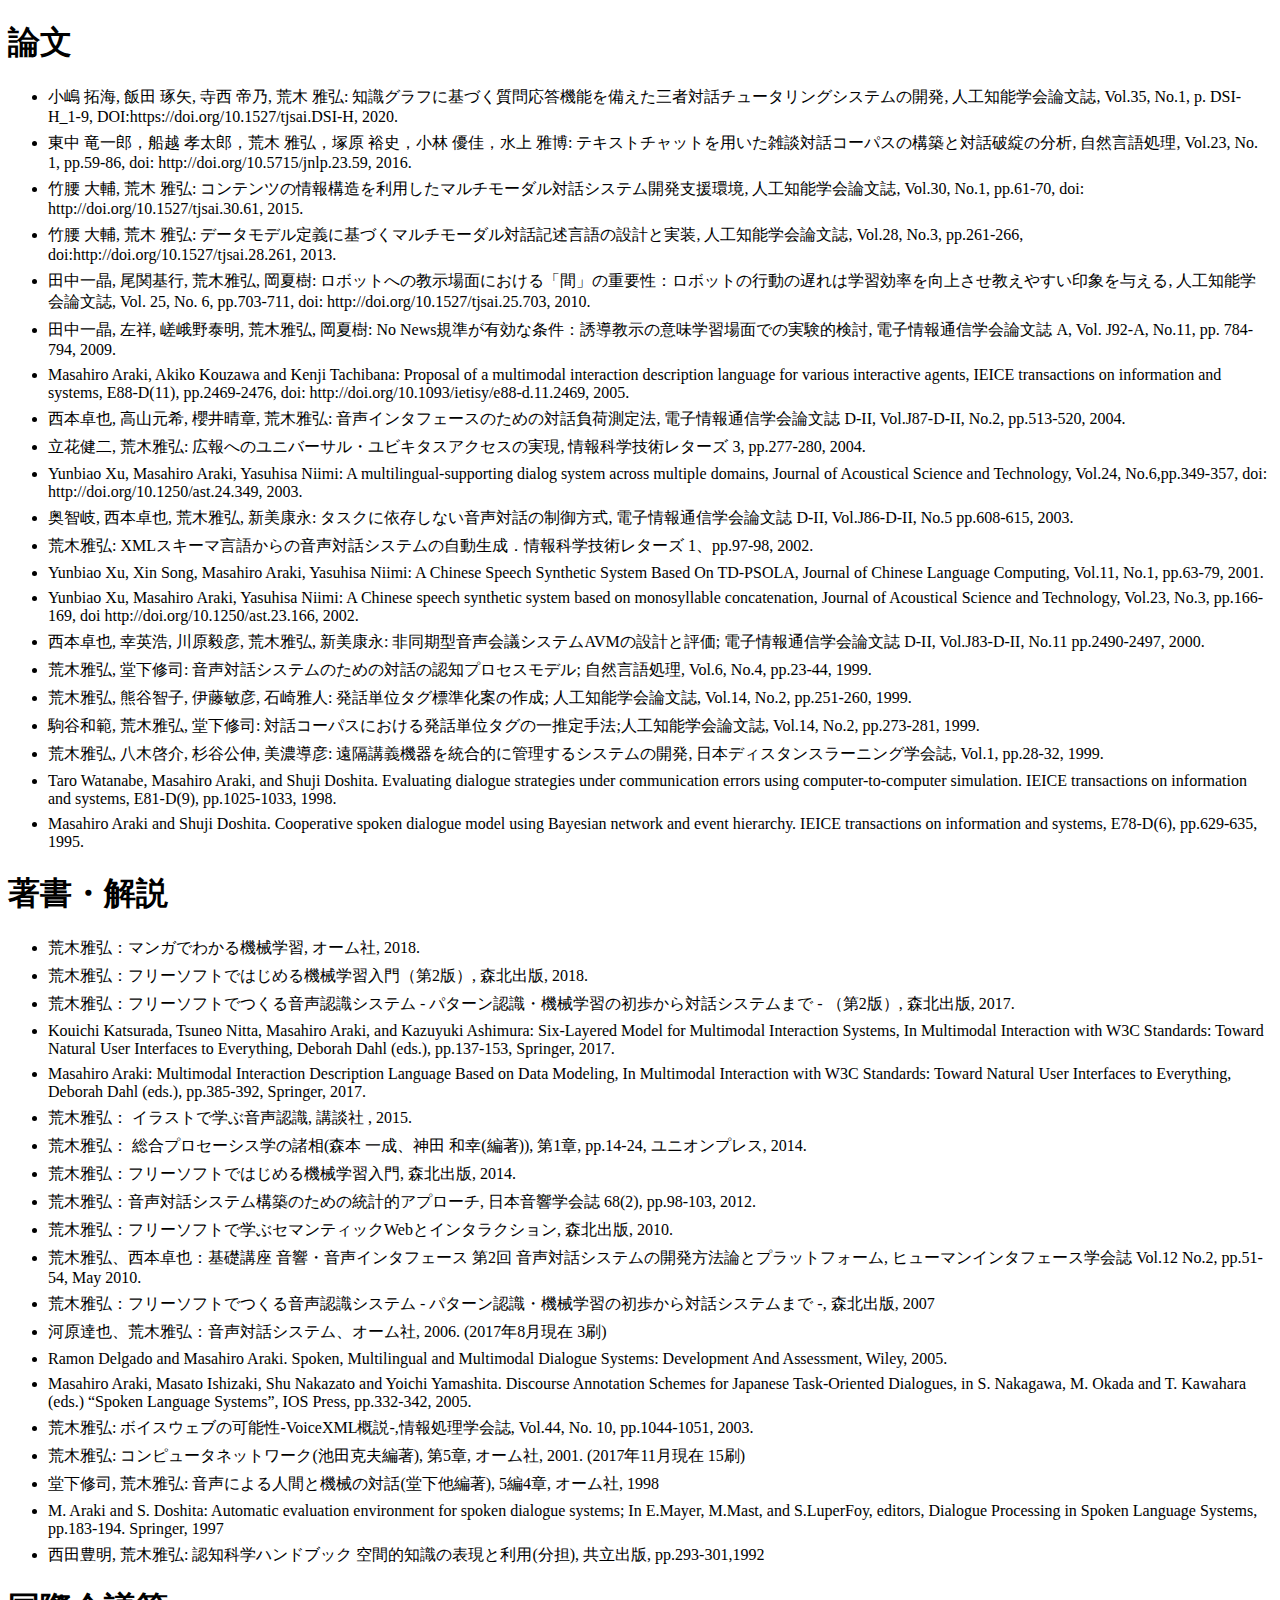
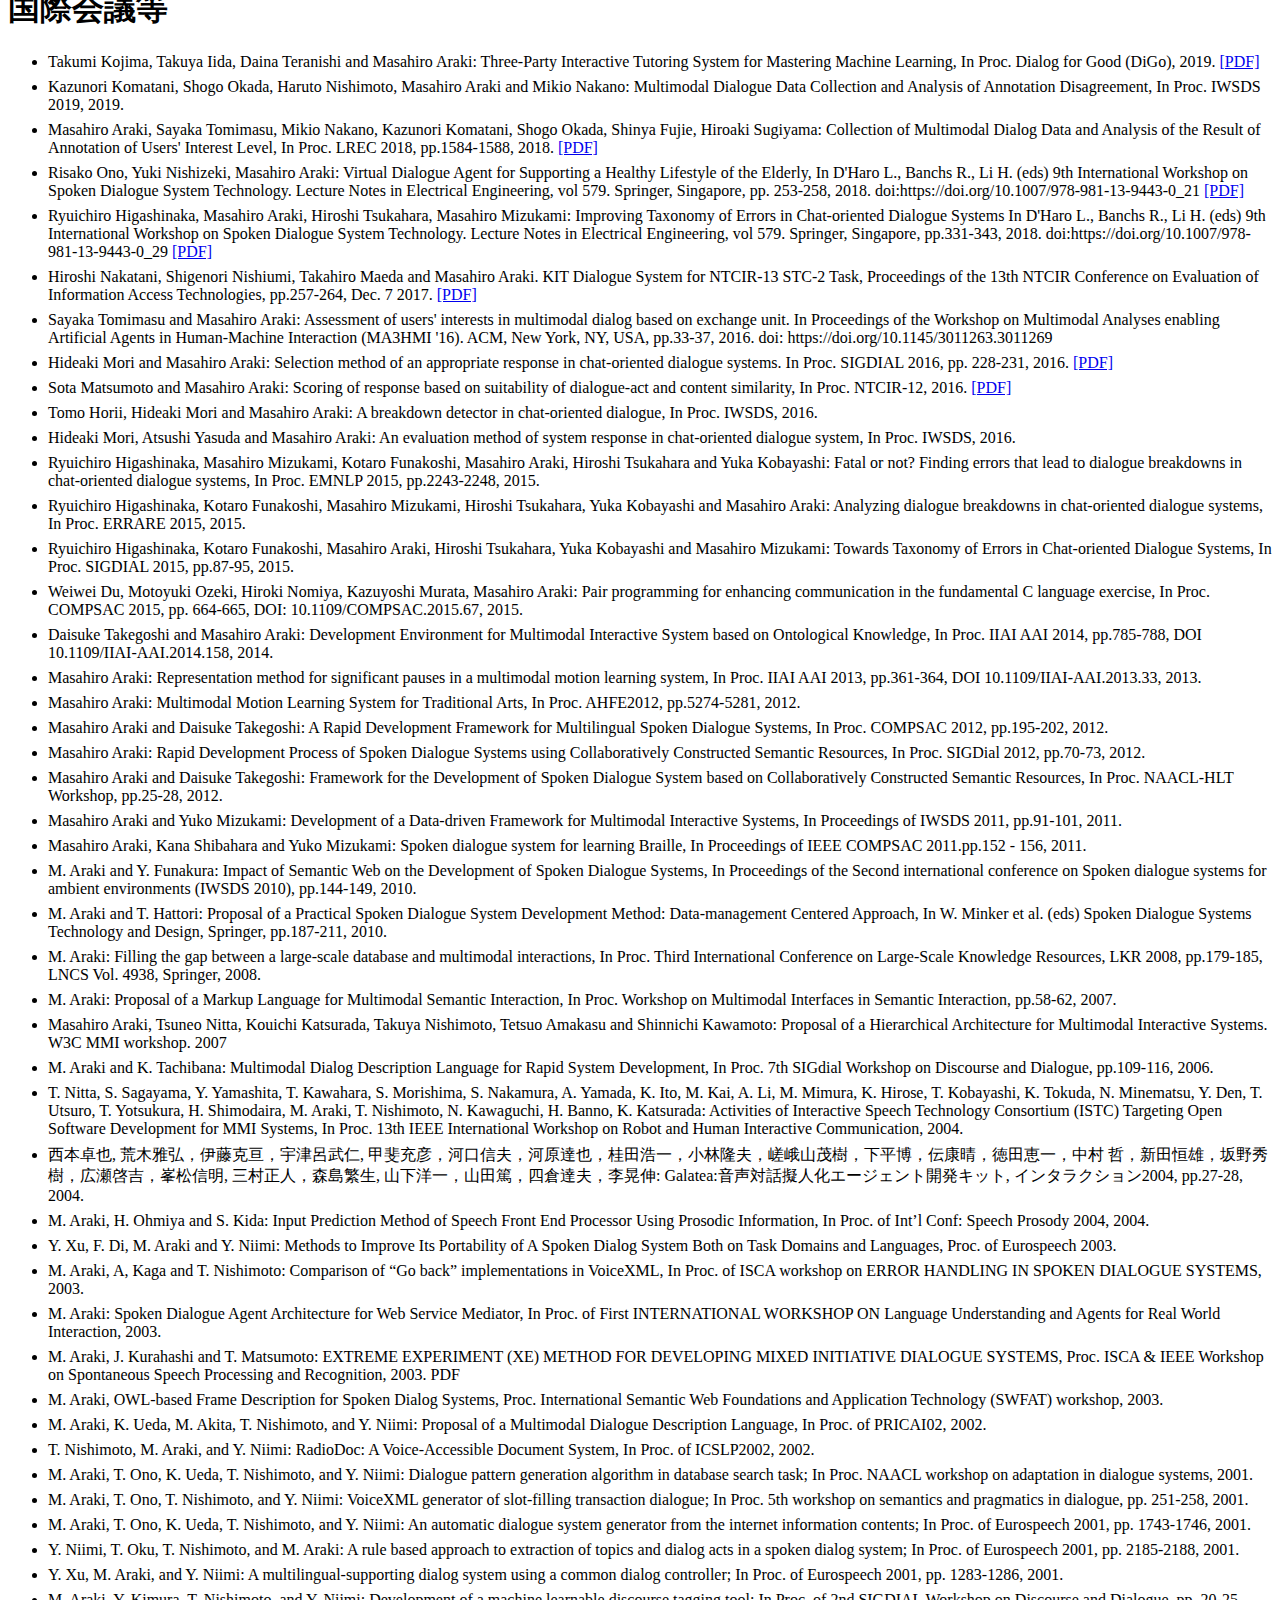
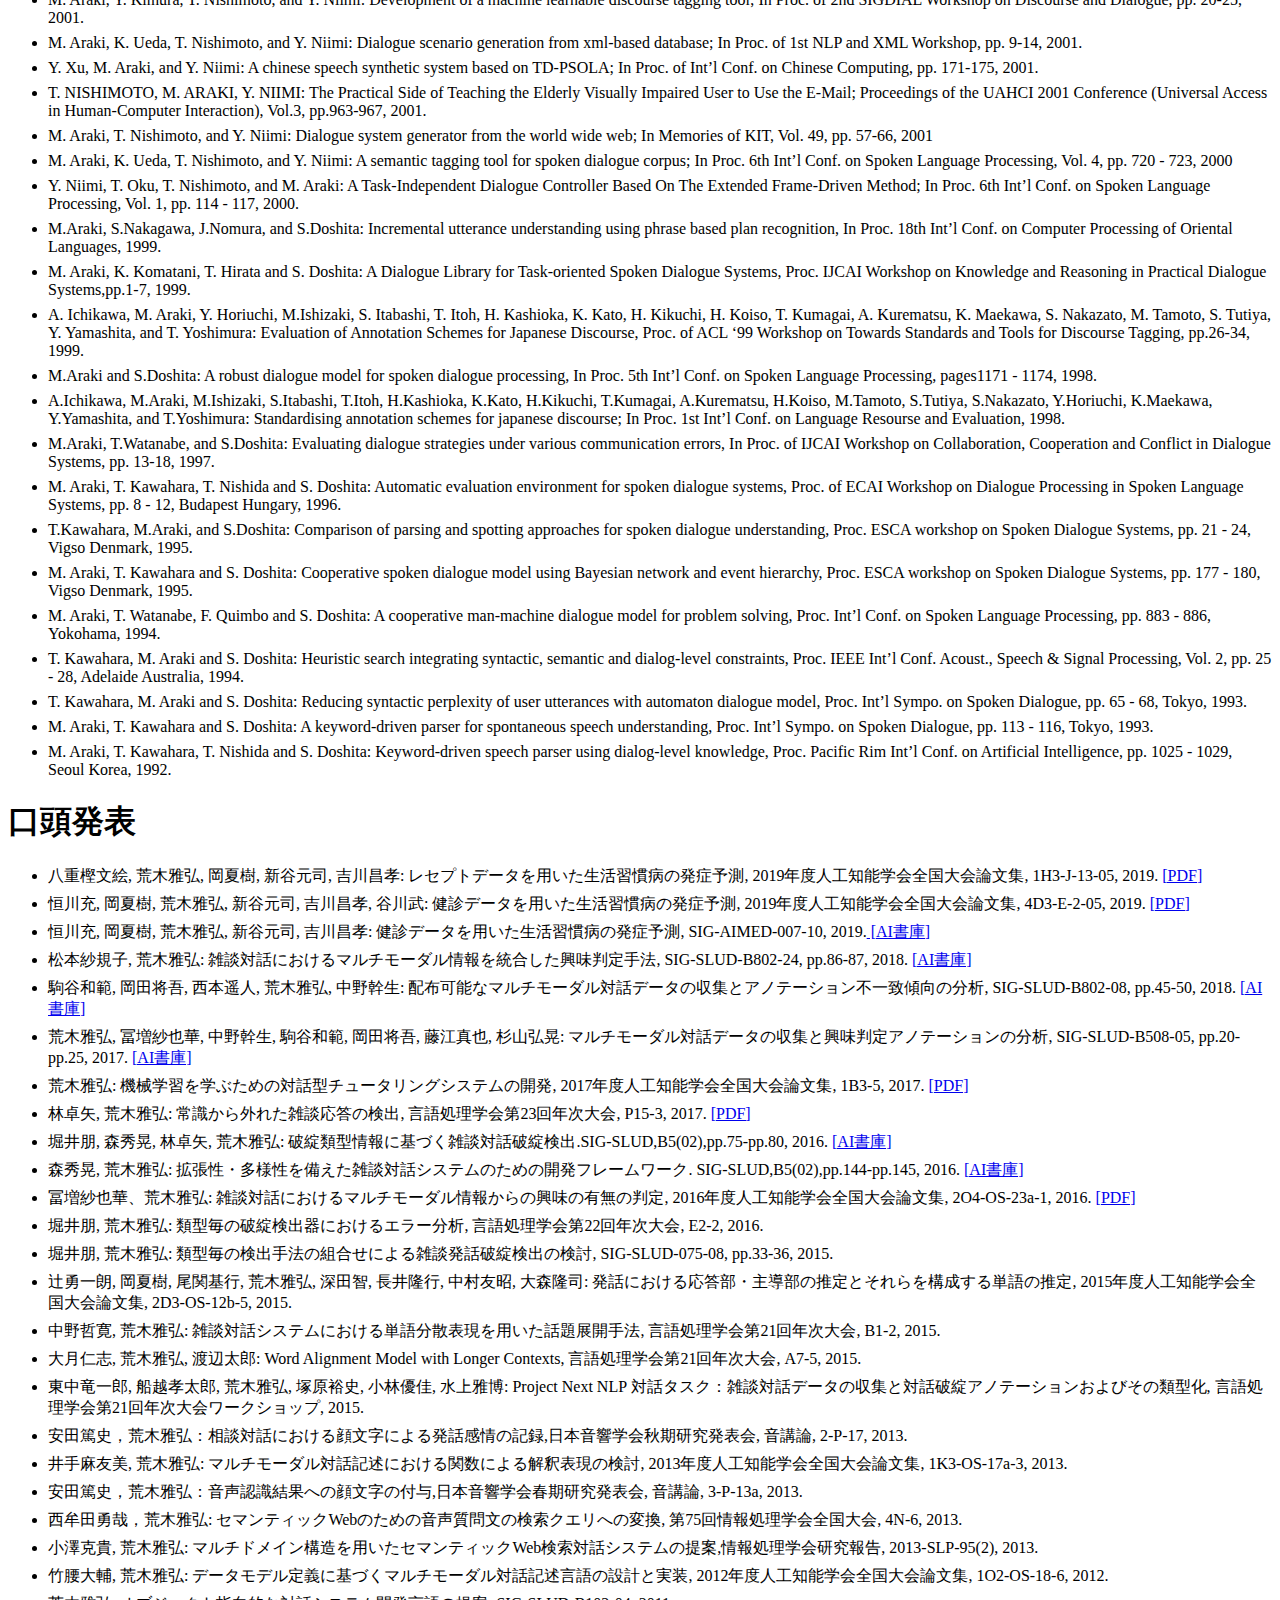
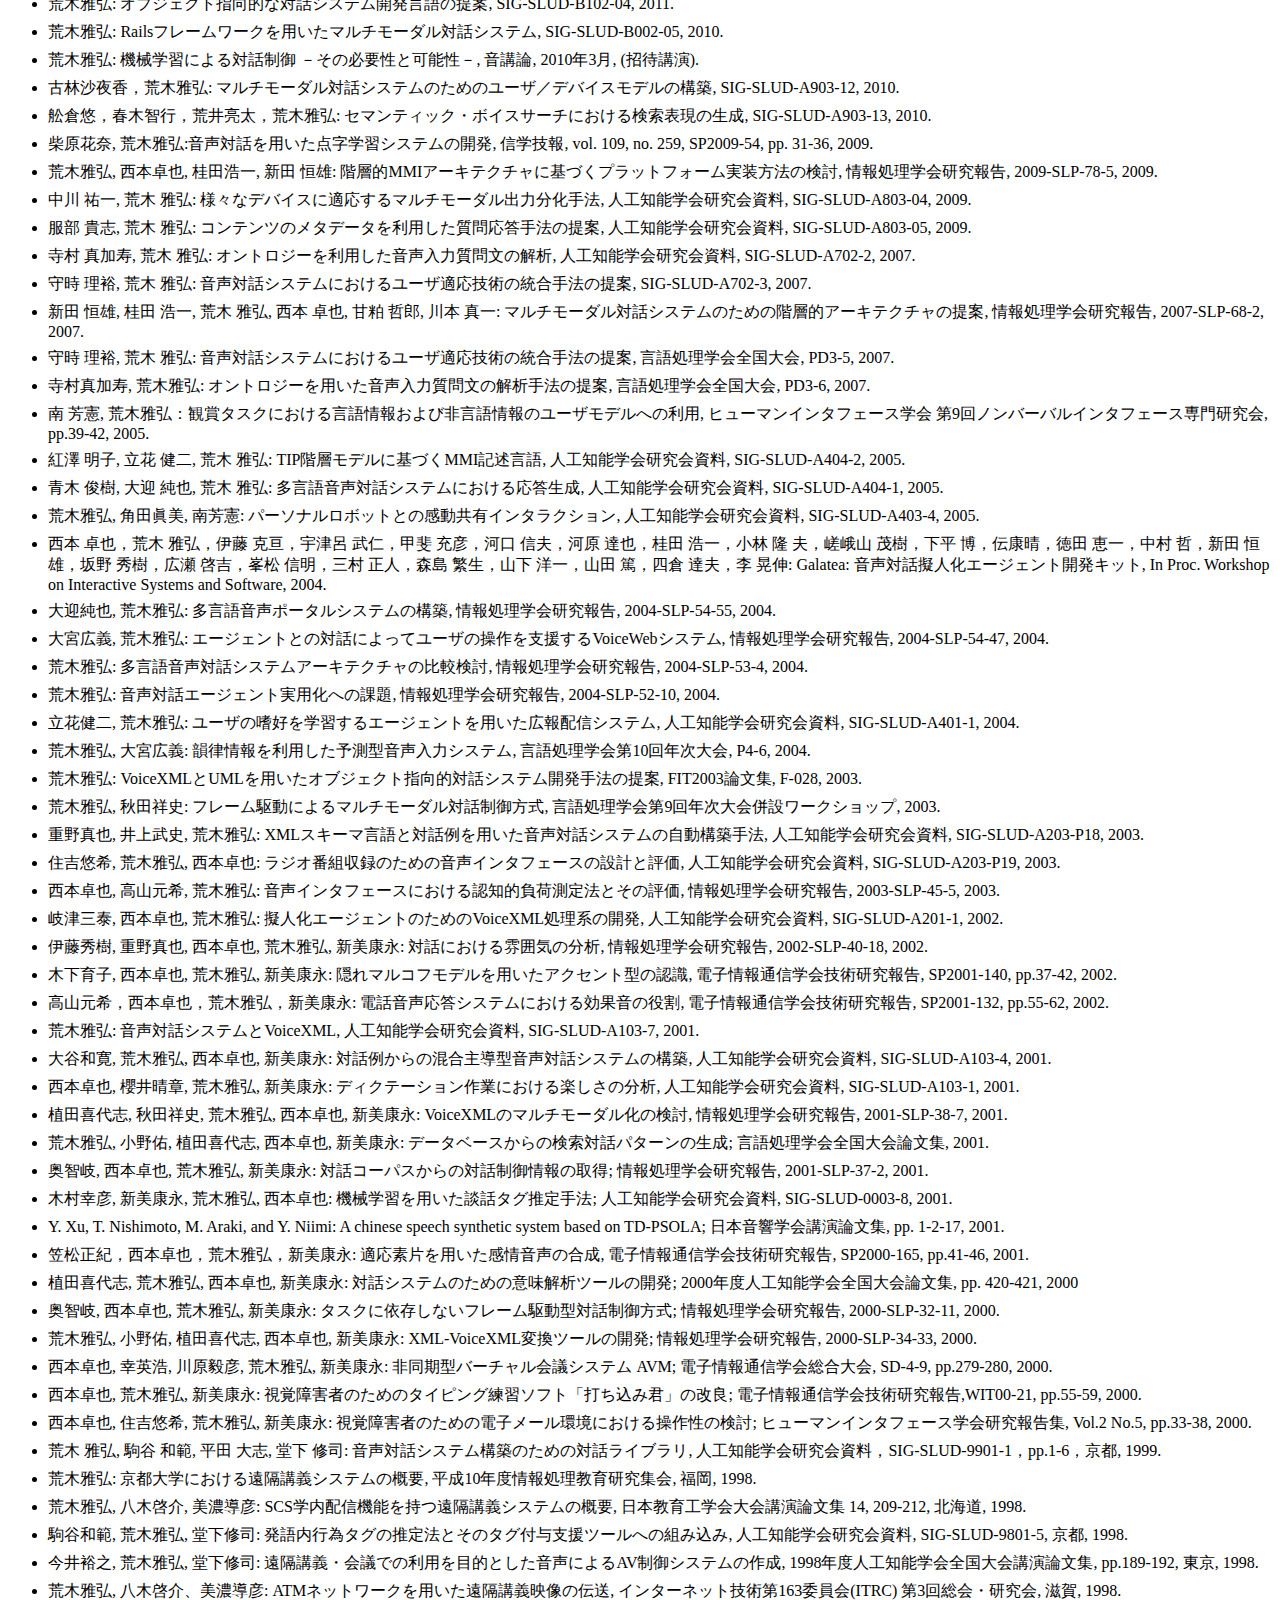
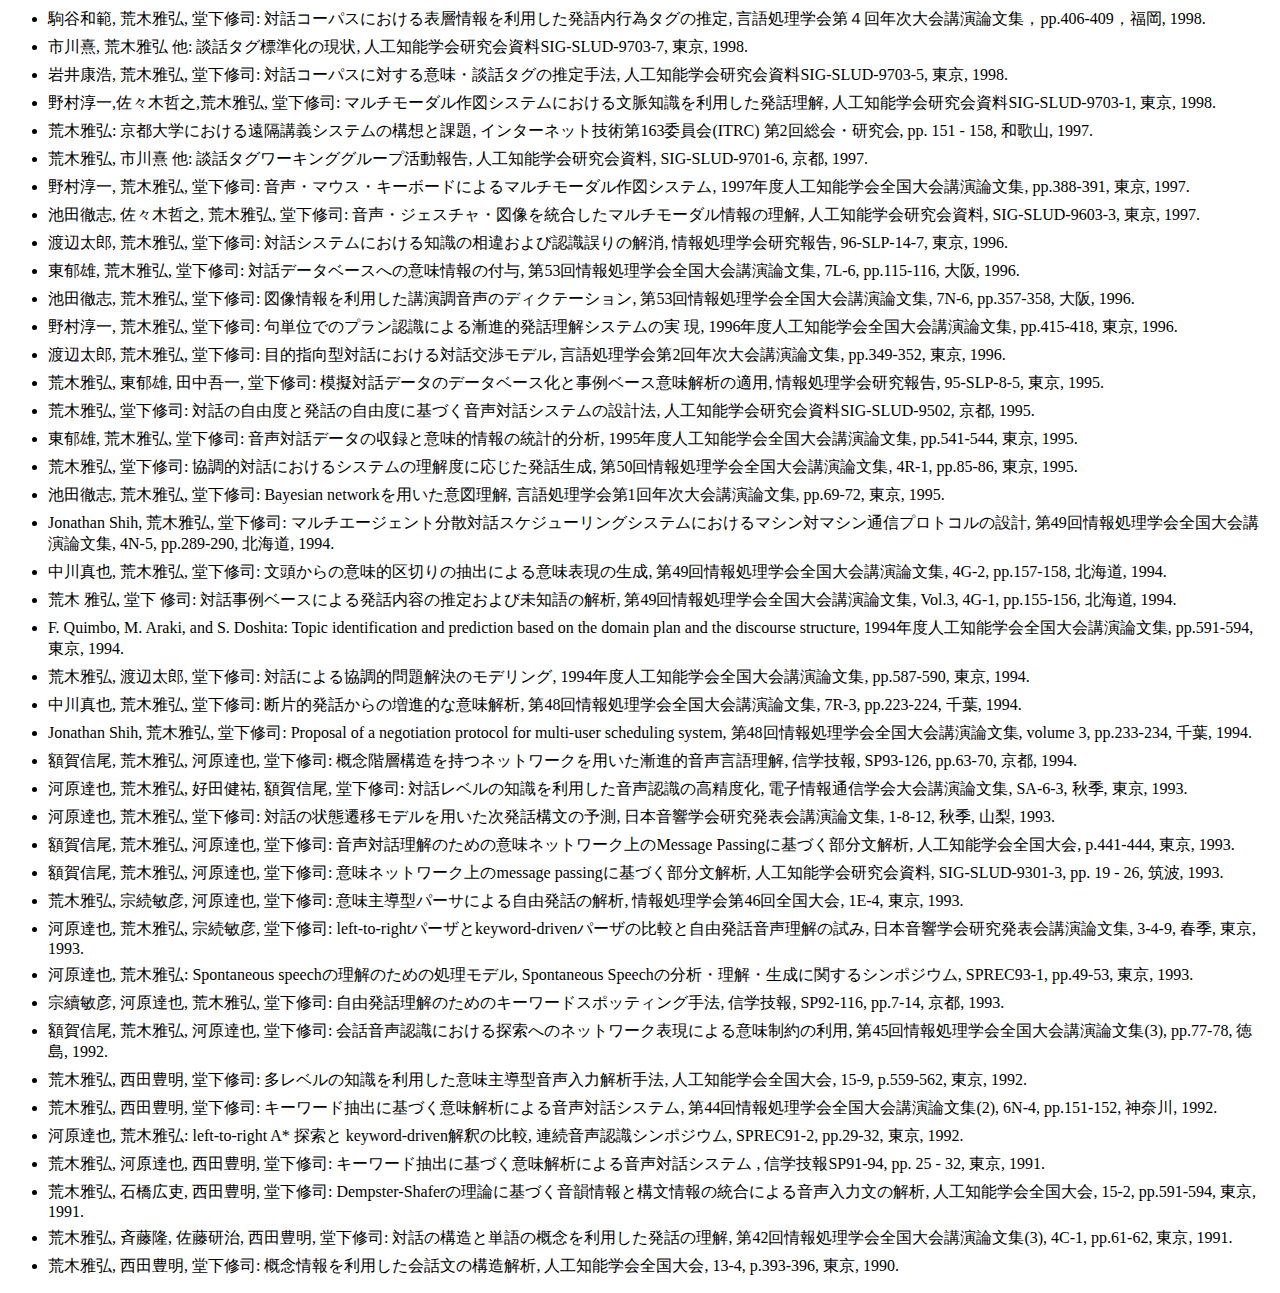
<file: publication.html>
<!DOCTYPE html>
<html lang="ja">

<head>
<meta charset="UTF-8">
<style type="text/css">

li {
  margin-bottom: 7px;
}

</style>

</head>
  <body>

    <div class="page-content">
      <div class="wrapper">
        <h1 id="section">論文</h1>
<ul>
  <li>小嶋 拓海, 飯田 琢矢, 寺西 帝乃, 荒木 雅弘: 知識グラフに基づく質問応答機能を備えた三者対話チュータリングシステムの開発, 人工知能学会論文誌, Vol.35, No.1, p. DSI-H_1-9, DOI:https://doi.org/10.1527/tjsai.DSI-H, 2020.</li>
  <li>東中 竜一郎，船越 孝太郎，荒木 雅弘，塚原 裕史，小林 優佳，水上 雅博: テキストチャットを用いた雑談対話コーパスの構築と対話破綻の分析, 自然言語処理, Vol.23, No. 1, pp.59-86, doi: http://doi.org/10.5715/jnlp.23.59, 2016.</li>
  <li>竹腰 大輔, 荒木 雅弘: コンテンツの情報構造を利用したマルチモーダル対話システム開発支援環境, 人工知能学会論文誌, Vol.30, No.1, pp.61-70, doi: http://doi.org/10.1527/tjsai.30.61, 2015.</li>
  <li>竹腰 大輔, 荒木 雅弘: データモデル定義に基づくマルチモーダル対話記述言語の設計と実装, 人工知能学会論文誌, Vol.28, No.3, pp.261-266, doi:http://doi.org/10.1527/tjsai.28.261, 2013.</li>
  <li>田中一晶, 尾関基行, 荒木雅弘, 岡夏樹: ロボットへの教示場面における「間」の重要性：ロボットの行動の遅れは学習効率を向上させ教えやすい印象を与える, 人工知能学会論文誌, Vol. 25, No. 6, pp.703-711, doi: http://doi.org/10.1527/tjsai.25.703, 2010.</li>
  <li>田中一晶, 左祥, 嵯峨野泰明, 荒木雅弘, 岡夏樹: No News規準が有効な条件：誘導教示の意味学習場面での実験的検討, 電子情報通信学会論文誌 A, Vol. J92-A, No.11, pp. 784-794, 2009.</li>
  <li>Masahiro Araki, Akiko Kouzawa and Kenji Tachibana: Proposal of a multimodal interaction description language for various interactive agents, IEICE transactions on information and systems, E88-D(11), pp.2469-2476, doi: http://doi.org/10.1093/ietisy/e88-d.11.2469, 2005.</li>
  <li>西本卓也, 高山元希, 櫻井晴章, 荒木雅弘: 音声インタフェースのための対話負荷測定法, 電子情報通信学会論文誌 D-II, Vol.J87-D-II, No.2, pp.513-520, 2004.</li>
  <li>立花健二, 荒木雅弘: 広報へのユニバーサル・ユビキタスアクセスの実現, 情報科学技術レターズ 3, pp.277-280, 2004.</li>
  <li>Yunbiao Xu, Masahiro Araki, Yasuhisa Niimi: A multilingual-supporting dialog system across multiple domains, Journal of Acoustical Science and Technology, Vol.24, No.6,pp.349-357, doi: http://doi.org/10.1250/ast.24.349, 2003.</li>
  <li>奥智岐, 西本卓也, 荒木雅弘, 新美康永: タスクに依存しない音声対話の制御方式, 電子情報通信学会論文誌 D-II, Vol.J86-D-II, No.5 pp.608-615, 2003.</li>
  <li>荒木雅弘: XMLスキーマ言語からの音声対話システムの自動生成．情報科学技術レターズ 1、pp.97-98, 2002.</li>
  <li>Yunbiao Xu, Xin Song, Masahiro Araki, Yasuhisa Niimi: A Chinese Speech Synthetic System Based On TD-PSOLA, Journal of Chinese Language Computing, Vol.11, No.1, pp.63-79, 2001.</li>
  <li>Yunbiao Xu, Masahiro Araki, Yasuhisa Niimi: A Chinese speech synthetic system based on monosyllable concatenation, Journal of Acoustical Science and Technology, Vol.23, No.3, pp.166-169, doi http://doi.org/10.1250/ast.23.166, 2002.</li>
  <li>西本卓也, 幸英浩, 川原毅彦, 荒木雅弘, 新美康永: 非同期型音声会議システムAVMの設計と評価; 電子情報通信学会論文誌 D-II, Vol.J83-D-II, No.11 pp.2490-2497, 2000.</li>
  <li>荒木雅弘, 堂下修司: 音声対話システムのための対話の認知プロセスモデル; 自然言語処理, Vol.6, No.4, pp.23-44, 1999.</li>
  <li>荒木雅弘, 熊谷智子, 伊藤敏彦, 石崎雅人: 発話単位タグ標準化案の作成; 人工知能学会論文誌, Vol.14, No.2, pp.251-260, 1999.</li>
  <li>駒谷和範, 荒木雅弘, 堂下修司: 対話コーパスにおける発話単位タグの一推定手法;人工知能学会論文誌, Vol.14, No.2, pp.273-281, 1999.</li>
  <li>荒木雅弘, 八木啓介, 杉谷公伸, 美濃導彦: 遠隔講義機器を統合的に管理するシステムの開発, 日本ディスタンスラーニング学会誌, Vol.1, pp.28-32, 1999.</li>
  <li>Taro Watanabe, Masahiro Araki, and Shuji Doshita. Evaluating dialogue strategies under communication errors using computer-to-computer simulation. IEICE transactions on information and systems, E81-D(9), pp.1025-1033, 1998.</li>
  <li>Masahiro Araki and Shuji Doshita. Cooperative spoken dialogue model using Bayesian network and event hierarchy. IEICE transactions on information and systems, E78-D(6), pp.629-635, 1995.</li>
</ul>

<h1 id="section-1">著書・解説</h1>
<ul>
  <li>荒木雅弘：マンガでわかる機械学習, オーム社, 2018.</li>
  <li>荒木雅弘：フリーソフトではじめる機械学習入門（第2版）, 森北出版, 2018.</li>
  <li>荒木雅弘：フリーソフトでつくる音声認識システム - パターン認識・機械学習の初歩から対話システムまで - （第2版）, 森北出版, 2017.</li>
  <li>Kouichi Katsurada, Tsuneo Nitta, Masahiro Araki, and Kazuyuki Ashimura: Six-Layered Model for Multimodal Interaction Systems, In Multimodal Interaction with W3C Standards: Toward Natural User Interfaces to Everything, Deborah Dahl (eds.), pp.137-153, Springer, 2017.</li>
  <li>Masahiro Araki: Multimodal Interaction Description Language Based on Data Modeling, In Multimodal Interaction with W3C Standards: Toward Natural User Interfaces to Everything, Deborah Dahl (eds.), pp.385-392, Springer, 2017.</li>
  <li>荒木雅弘： イラストで学ぶ音声認識, 講談社 , 2015.</li>
  <li>荒木雅弘： 総合プロセーシス学の諸相(森本 一成、神田 和幸(編著)), 第1章, pp.14-24, ユニオンプレス, 2014.</li>
  <li>荒木雅弘：フリーソフトではじめる機械学習入門, 森北出版, 2014.</li>
  <li>荒木雅弘：音声対話システム構築のための統計的アプローチ, 日本音響学会誌 68(2), pp.98-103, 2012.</li>
  <li>荒木雅弘：フリーソフトで学ぶセマンティックWebとインタラクション, 森北出版, 2010.</li>
  <li>荒木雅弘、西本卓也：基礎講座 音響・音声インタフェース 第2回 音声対話システムの開発方法論とプラットフォーム,  ヒューマンインタフェース学会誌 Vol.12 No.2, pp.51-54, May 2010.</li>
  <li>荒木雅弘：フリーソフトでつくる音声認識システム - パターン認識・機械学習の初歩から対話システムまで -, 森北出版, 2007</li>
  <li>河原達也、荒木雅弘：音声対話システム、オーム社, 2006. (2017年8月現在 3刷)</li>
  <li>Ramon Delgado and Masahiro Araki. Spoken, Multilingual and Multimodal Dialogue Systems: Development And Assessment, Wiley, 2005.</li>
  <li>Masahiro Araki, Masato Ishizaki, Shu Nakazato and Yoichi Yamashita. Discourse Annotation Schemes for Japanese Task-Oriented Dialogues, in S. Nakagawa, M. Okada and T. Kawahara (eds.) “Spoken Language Systems”, IOS Press, pp.332-342, 2005.</li>
  <li>荒木雅弘: ボイスウェブの可能性-VoiceXML概説-,情報処理学会誌, Vol.44, No. 10, pp.1044-1051, 2003.</li>
  <li>荒木雅弘: コンピュータネットワーク(池田克夫編著), 第5章, オーム社, 2001. (2017年11月現在 15刷)</li>
  <li>堂下修司, 荒木雅弘: 音声による人間と機械の対話(堂下他編著), 5編4章, オーム社, 1998</li>
  <li>M. Araki and S. Doshita: Automatic evaluation environment for spoken dialogue systems; In E.Mayer, M.Mast, and S.LuperFoy, editors, Dialogue Processing in Spoken Language Systems, pp.183-194. Springer, 1997</li>
  <li>西田豊明, 荒木雅弘: 認知科学ハンドブック 空間的知識の表現と利用(分担), 共立出版, pp.293-301,1992</li>
</ul>

<h1 id="section-2">国際会議等</h1>
<ul>
<li> Takumi Kojima, Takuya Iida, Daina Teranishi and Masahiro Araki: Three-Party Interactive Tutoring System for Mastering Machine Learning, In Proc. Dialog for Good (DiGo), 2019. <a href="http://dialogforgood.org/wp-content/uploads/2019/09/DiGo-1_paper_7.pdf">[PDF]</a></li>
<li> Kazunori Komatani, Shogo Okada, Haruto Nishimoto, Masahiro Araki and Mikio Nakano: Multimodal Dialogue Data Collection and Analysis of Annotation Disagreement, In Proc. IWSDS 2019, 2019.</li> 
<li> Masahiro Araki, Sayaka Tomimasu, Mikio Nakano, Kazunori Komatani, Shogo Okada, Shinya Fujie, Hiroaki Sugiyama: Collection of Multimodal Dialog Data and Analysis of the Result of Annotation of Users' Interest Level, In Proc. LREC 2018, pp.1584-1588, 2018. <a href="http://www.lrec-conf.org/proceedings/lrec2018/pdf/270.pdf">[PDF]</a></li>
<li> Risako Ono, Yuki Nishizeki, Masahiro Araki: Virtual Dialogue Agent for Supporting a Healthy Lifestyle of the Elderly, In D'Haro L., Banchs R., Li H. (eds) 9th International Workshop on Spoken Dialogue System Technology. Lecture Notes in Electrical Engineering, vol 579. Springer, Singapore, pp. 253-258, 2018. doi:https://doi.org/10.1007/978-981-13-9443-0_21 
<a href="http://www.colips.org/conferences/iwsds2018/wp/wp-content/uploads/2018/03/IWSDS-2018_paper_32.pdf">[PDF]</a></li>
<li> Ryuichiro Higashinaka, Masahiro Araki, Hiroshi Tsukahara, Masahiro Mizukami: Improving Taxonomy of Errors in Chat-oriented Dialogue Systems
In D'Haro L., Banchs R., Li H. (eds) 9th International Workshop on Spoken Dialogue System Technology. Lecture Notes in Electrical Engineering, vol 579. Springer, Singapore, pp.331-343, 2018. doi:https://doi.org/10.1007/978-981-13-9443-0_29 
<a href="http://www.colips.org/conferences/iwsds2018/wp/wp-content/uploads/2018/03/IWSDS-2018_paper_48.pdf">[PDF]</a></li>
<li> Hiroshi Nakatani, Shigenori Nishiumi, Takahiro Maeda and Masahiro Araki. KIT Dialogue System for NTCIR-13 STC-2 Task, Proceedings of the 13th NTCIR Conference on Evaluation of Information Access Technologies, pp.257-264, Dec. 7 2017. <a href="http://research.nii.ac.jp/ntcir/workshop/OnlineProceedings13/pdf/ntcir/11-NTCIR13-STC-NakataniH.pdf">[PDF]</a></li>
<li>Sayaka Tomimasu and Masahiro Araki: Assessment of users' interests in multimodal dialog based on exchange unit. In Proceedings of the Workshop on Multimodal Analyses enabling Artificial Agents in Human-Machine Interaction (MA3HMI '16). ACM, New York, NY, USA, pp.33-37, 2016. doi: https://doi.org/10.1145/3011263.3011269 </li>
  <li>Hideaki Mori and Masahiro Araki: Selection method of an appropriate response in chat-oriented dialogue systems. In Proc. SIGDIAL 2016, pp. 228-231, 2016. <a href="http://www.sigdial.org/workshops/conference17/proceedings/pdf/SIGDIAL29.pdf">[PDF]</a></li>
  <li>Sota Matsumoto and Masahiro Araki: Scoring of response based on suitability of dialogue-act and content similarity, In Proc. NTCIR-12, 2016. <a href="http://research.nii.ac.jp/ntcir/workshop/OnlineProceedings12/pdf/ntcir/STC/09-NTCIR12-STC-MatsumotoS.pdf">[PDF]</a></li>
  <li>Tomo Horii, Hideaki Mori and Masahiro Araki: A breakdown detector in chat-oriented dialogue, In Proc. IWSDS, 2016.</li>
  <li>Hideaki Mori, Atsushi Yasuda and Masahiro Araki: An evaluation method of system response in chat-oriented dialogue system, In Proc. IWSDS, 2016.</li>
  <li>Ryuichiro Higashinaka, Masahiro Mizukami, Kotaro Funakoshi, Masahiro Araki, Hiroshi Tsukahara and Yuka Kobayashi: Fatal or not? Finding errors that lead to dialogue breakdowns in chat-oriented dialogue systems, In Proc. EMNLP 2015, pp.2243-2248, 2015.</li>
  <li>Ryuichiro Higashinaka, Kotaro Funakoshi, Masahiro Mizukami, Hiroshi Tsukahara, Yuka Kobayashi and Masahiro Araki: Analyzing dialogue breakdowns in chat-oriented dialogue systems, In Proc. ERRARE 2015, 2015.</li>
  <li>Ryuichiro Higashinaka, Kotaro Funakoshi, Masahiro Araki, Hiroshi Tsukahara, Yuka Kobayashi and Masahiro Mizukami: Towards Taxonomy of Errors in Chat-oriented Dialogue Systems, In Proc. SIGDIAL 2015, pp.87-95, 2015.</li>
  <li>Weiwei Du, Motoyuki Ozeki, Hiroki Nomiya, Kazuyoshi Murata, Masahiro Araki: Pair programming for enhancing communication in the fundamental C language
exercise, In Proc. COMPSAC 2015, pp. 664-665, DOI: 10.1109/COMPSAC.2015.67, 2015.</li>
  <li>Daisuke Takegoshi and Masahiro Araki: Development Environment for Multimodal Interactive System based on Ontological Knowledge,  In Proc. IIAI AAI 2014, pp.785-788, DOI 10.1109/IIAI-AAI.2014.158, 2014.</li>
  <li>Masahiro Araki: Representation method for significant pauses in a multimodal motion learning system, In Proc. IIAI AAI 2013, pp.361-364, DOI 10.1109/IIAI-AAI.2013.33, 2013.</li>
  <li>Masahiro Araki: Multimodal Motion Learning System for Traditional Arts, In Proc. AHFE2012, pp.5274-5281, 2012.</li>
  <li>Masahiro Araki and Daisuke Takegoshi: A Rapid Development Framework for Multilingual Spoken Dialogue Systems, In Proc. COMPSAC 2012, pp.195-202, 2012.</li>
  <li>Masahiro Araki: Rapid Development Process of Spoken Dialogue Systems using Collaboratively Constructed Semantic Resources, In Proc. SIGDial 2012, pp.70-73, 2012.</li>
  <li>Masahiro Araki and Daisuke Takegoshi: Framework for the Development of Spoken Dialogue System based on Collaboratively Constructed Semantic Resources, In Proc. NAACL-HLT Workshop, pp.25-28, 2012.</li>
  <li>Masahiro Araki and Yuko Mizukami: Development of a Data-driven Framework for Multimodal Interactive Systems, In Proceedings of IWSDS 2011, pp.91-101, 2011.</li>
  <li>Masahiro Araki, Kana Shibahara and Yuko Mizukami: Spoken dialogue system for learning Braille, In Proceedings of IEEE COMPSAC 2011.pp.152 - 156, 2011.</li>
  <li>M. Araki and Y. Funakura: Impact of Semantic Web on the Development of Spoken Dialogue Systems, In Proceedings of the Second international conference on Spoken dialogue systems for ambient environments (IWSDS 2010),  pp.144-149, 2010.</li>
  <li>M. Araki and T. Hattori: Proposal of a Practical Spoken Dialogue System Development Method: Data-management Centered Approach,   In W. Minker et al. (eds) Spoken Dialogue Systems Technology and Design, Springer, pp.187-211, 2010.</li>
  <li>M. Araki: Filling the gap between a large-scale database and multimodal interactions, In Proc. Third International Conference on Large-Scale Knowledge Resources, LKR 2008, pp.179-185, LNCS Vol. 4938, Springer, 2008.</li>
  <li>M. Araki: Proposal of a Markup Language for Multimodal Semantic Interaction, In Proc. Workshop on Multimodal Interfaces in Semantic Interaction, pp.58-62, 2007.</li>
  <li>Masahiro Araki, Tsuneo Nitta, Kouichi Katsurada, Takuya Nishimoto, Tetsuo Amakasu and Shinnichi Kawamoto: Proposal of a Hierarchical Architecture for Multimodal Interactive Systems. W3C MMI workshop. 2007</li>
  <li>M. Araki and K. Tachibana: Multimodal Dialog Description Language for Rapid System Development, In Proc. 7th SIGdial Workshop on Discourse and Dialogue, pp.109-116, 2006.</li>
  <li>T. Nitta, S. Sagayama, Y. Yamashita, T. Kawahara, S. Morishima, S. Nakamura, A. Yamada, K. Ito, M. Kai, A. Li, M. Mimura, K. Hirose, T. Kobayashi, K. Tokuda, N. Minematsu, Y. Den, T. Utsuro, T. Yotsukura, H. Shimodaira, M. Araki, T. Nishimoto, N. Kawaguchi, H. Banno, K. Katsurada: Activities of Interactive Speech Technology Consortium (ISTC) Targeting Open Software Development for MMI Systems, In Proc. 13th IEEE International Workshop on Robot and Human Interactive Communication, 2004.</li>
  <li>西本卓也, 荒木雅弘，伊藤克亘，宇津呂武仁, 甲斐充彦，河口信夫，河原達也，桂田浩一，小林隆夫，嵯峨山茂樹，下平博，伝康晴，徳田恵一，中村 哲，新田恒雄，坂野秀樹，広瀬啓吉，峯松信明, 三村正人，森島繁生, 山下洋一，山田篤，四倉達夫，李晃伸: Galatea:音声対話擬人化エージェント開発キット, インタラクション2004, pp.27-28, 2004.</li>
  <li>M. Araki, H. Ohmiya and S. Kida: Input Prediction Method of Speech Front End Processor Using Prosodic Information, In Proc. of Int’l Conf: Speech Prosody 2004, 2004.</li>
  <li>Y. Xu, F. Di, M. Araki and Y. Niimi: Methods to Improve Its Portability of A Spoken Dialog System Both on Task Domains and Languages, Proc. of Eurospeech 2003.</li>
  <li>M. Araki, A, Kaga and T. Nishimoto: Comparison of “Go back” implementations in VoiceXML, In Proc. of ISCA workshop on ERROR HANDLING IN SPOKEN DIALOGUE SYSTEMS, 2003.</li>
  <li>M. Araki: Spoken Dialogue Agent Architecture for Web Service Mediator, In Proc. of First INTERNATIONAL WORKSHOP ON Language Understanding and Agents for Real World Interaction, 2003.</li>
  <li>M. Araki, J. Kurahashi and T. Matsumoto: EXTREME EXPERIMENT (XE) METHOD FOR DEVELOPING MIXED INITIATIVE DIALOGUE SYSTEMS, Proc. ISCA &amp; IEEE Workshop on Spontaneous Speech Processing and Recognition, 2003. PDF</li>
  <li>M. Araki, OWL-based Frame Description for Spoken Dialog Systems, Proc. International Semantic Web Foundations and Application Technology (SWFAT) workshop, 2003.</li>
  <li>M. Araki, K. Ueda, M. Akita, T. Nishimoto, and Y. Niimi: Proposal of a Multimodal Dialogue Description Language, In Proc. of PRICAI02, 2002.</li>
  <li>T. Nishimoto, M. Araki, and Y. Niimi: RadioDoc: A Voice-Accessible Document System, In Proc. of ICSLP2002, 2002.</li>
  <li>M. Araki, T. Ono, K. Ueda, T. Nishimoto, and Y. Niimi: Dialogue pattern generation algorithm in database search task; In Proc. NAACL workshop on adaptation in dialogue systems, 2001.</li>
  <li>M. Araki, T. Ono, T. Nishimoto, and Y. Niimi: VoiceXML generator of slot-filling transaction dialogue; In Proc. 5th workshop on semantics and pragmatics in dialogue, pp. 251-258, 2001.</li>
  <li>M. Araki, T. Ono, K. Ueda, T. Nishimoto, and Y. Niimi: An automatic dialogue system generator from the internet information contents; In Proc. of Eurospeech 2001, pp. 1743-1746, 2001.</li>
  <li>Y. Niimi, T. Oku, T. Nishimoto, and M. Araki: A rule based approach to extraction of topics and dialog acts in a spoken dialog system; In Proc. of Eurospeech 2001, pp. 2185-2188, 2001.</li>
  <li>Y. Xu, M. Araki, and Y. Niimi: A multilingual-supporting dialog system using a common dialog controller; In Proc. of Eurospeech 2001, pp. 1283-1286, 2001.</li>
  <li>M. Araki, Y. Kimura, T. Nishimoto, and Y. Niimi: Development of a machine learnable discourse tagging tool; In Proc. of 2nd SIGDIAL Workshop on Discourse and Dialogue, pp. 20-25, 2001.</li>
  <li>M. Araki, K. Ueda, T. Nishimoto, and Y. Niimi: Dialogue scenario generation from xml-based database; In Proc. of 1st NLP and XML Workshop, pp. 9-14, 2001.</li>
  <li>Y. Xu, M. Araki, and Y. Niimi: A chinese speech synthetic system based on TD-PSOLA; In Proc. of Int’l Conf. on Chinese Computing, pp. 171-175, 2001.</li>
  <li>T. NISHIMOTO, M. ARAKI, Y. NIIMI: The Practical Side of Teaching the Elderly Visually Impaired User to Use the E-Mail; Proceedings of the UAHCI 2001 Conference (Universal Access in Human-Computer Interaction), Vol.3, pp.963-967, 2001.</li>
  <li>M. Araki, T. Nishimoto, and Y. Niimi: Dialogue system generator from the world wide web; In Memories of KIT, Vol. 49, pp. 57-66, 2001</li>
  <li>M. Araki, K. Ueda, T. Nishimoto, and Y. Niimi: A semantic tagging tool for spoken dialogue corpus; In Proc. 6th Int’l Conf. on Spoken Language Processing, Vol. 4, pp. 720 - 723, 2000</li>
  <li>Y. Niimi, T. Oku, T. Nishimoto, and M. Araki: A Task-Independent Dialogue Controller Based On The Extended Frame-Driven Method; In Proc. 6th Int’l Conf. on Spoken Language Processing, Vol. 1, pp. 114 - 117, 2000.</li>
  <li>M.Araki, S.Nakagawa, J.Nomura, and S.Doshita: Incremental utterance understanding using phrase based plan recognition, In Proc. 18th Int’l Conf. on Computer Processing of Oriental Languages, 1999.</li>
  <li>M. Araki, K. Komatani, T. Hirata and S. Doshita: A Dialogue Library for Task-oriented Spoken Dialogue Systems, Proc. IJCAI Workshop on Knowledge and Reasoning in Practical Dialogue Systems,pp.1-7, 1999.</li>
  <li>A. Ichikawa, M. Araki, Y. Horiuchi, M.Ishizaki, S. Itabashi, T. Itoh, H. Kashioka, K. Kato, H. Kikuchi, H. Koiso, T. Kumagai, A. Kurematsu, K. Maekawa, S. Nakazato, M. Tamoto, S. Tutiya, Y. Yamashita, and T. Yoshimura: Evaluation of Annotation Schemes for Japanese Discourse, Proc. of ACL ‘99 Workshop on Towards Standards and Tools for Discourse Tagging, pp.26-34, 1999.</li>
  <li>M.Araki and S.Doshita: A robust dialogue model for spoken dialogue processing, In Proc. 5th Int’l Conf. on Spoken Language Processing, pages1171 - 1174, 1998.</li>
  <li>A.Ichikawa, M.Araki, M.Ishizaki, S.Itabashi, T.Itoh, H.Kashioka, K.Kato, H.Kikuchi, T.Kumagai, A.Kurematsu, H.Koiso, M.Tamoto, S.Tutiya, S.Nakazato, Y.Horiuchi, K.Maekawa, Y.Yamashita, and T.Yoshimura: Standardising annotation schemes for japanese discourse; In Proc. 1st Int’l Conf. on Language Resourse and Evaluation, 1998.</li>
  <li>M.Araki, T.Watanabe, and S.Doshita: Evaluating dialogue strategies under various communication errors, In Proc. of IJCAI Workshop on Collaboration, Cooperation and Conflict in Dialogue Systems, pp. 13-18, 1997.</li>
  <li>M. Araki, T. Kawahara, T. Nishida and S. Doshita: Automatic evaluation environment for spoken dialogue systems, Proc. of ECAI Workshop on Dialogue Processing in Spoken Language Systems, pp. 8 - 12, Budapest Hungary, 1996.</li>
  <li>T.Kawahara, M.Araki, and S.Doshita: Comparison of parsing and spotting approaches for spoken dialogue understanding, Proc. ESCA workshop on Spoken Dialogue Systems, pp. 21 - 24, Vigso Denmark, 1995.</li>
  <li>M. Araki, T. Kawahara and S. Doshita: Cooperative spoken dialogue model using Bayesian network and event hierarchy, Proc. ESCA workshop on Spoken Dialogue Systems, pp. 177 - 180, Vigso Denmark, 1995.</li>
  <li>M. Araki, T. Watanabe, F. Quimbo and S. Doshita:  A cooperative man-machine dialogue model for problem solving, Proc. Int’l Conf. on Spoken Language Processing, pp. 883 - 886, Yokohama, 1994.</li>
  <li>T. Kawahara, M. Araki and S. Doshita: Heuristic search integrating syntactic, semantic and dialog-level constraints, Proc. IEEE Int’l Conf. Acoust., Speech &amp; Signal Processing, Vol. 2, pp. 25 - 28, Adelaide Australia, 1994.</li>
  <li>T. Kawahara, M. Araki and S. Doshita: Reducing syntactic perplexity of user utterances with automaton dialogue model, Proc. Int’l Sympo. on Spoken Dialogue, pp. 65 - 68, Tokyo, 1993.</li>
  <li>M. Araki, T. Kawahara and S. Doshita: A keyword-driven parser for spontaneous speech understanding, Proc. Int’l Sympo. on Spoken Dialogue, pp. 113 - 116, Tokyo, 1993.</li>
  <li>M. Araki, T. Kawahara, T. Nishida and S. Doshita: Keyword-driven speech parser using dialog-level knowledge, Proc. Pacific Rim Int’l Conf. on Artificial Intelligence, pp. 1025 - 1029, Seoul Korea, 1992.</li>
</ul>

<h1 id="section-3">口頭発表</h1>
<ul>
  <li> 八重樫文絵, 荒木雅弘, 岡夏樹, 新谷元司, 吉川昌孝: レセプトデータを用いた生活習慣病の発症予測, 2019年度人工知能学会全国大会論文集, 1H3-J-13-05, 2019. 
<a href="https://confit.atlas.jp/guide/event-img/jsai2019/1H3-J-13-05/public/pdf?type=in">[PDF]</a></li>
  <li> 恒川充, 岡夏樹, 荒木雅弘, 新谷元司, 吉川昌孝, 谷川武: 健診データを用いた生活習慣病の発症予測, 2019年度人工知能学会全国大会論文集, 4D3-E-2-05, 2019. 
<a href="https://confit.atlas.jp/guide/event-img/jsai2019/4D3-E-2-05/public/pdf?type=in">[PDF]</a></li>
  <li> 恒川充, 岡夏樹, 荒木雅弘, 新谷元司, 吉川昌孝: 健診データを用いた生活習慣病の発症予測, SIG-AIMED-007-10, 2019.<a href="https://jsai.ixsq.nii.ac.jp/ej/?action=repository_uri&item_id=9808&file_id=1&file_no=1"> [AI書庫]</a></li>
  <li>松本紗規子, 荒木雅弘: 雑談対話におけるマルチモーダル情報を統合した興味判定手法, SIG-SLUD-B802-24, pp.86-87, 2018.
<a href="https://jsai.ixsq.nii.ac.jp/ej/?action=pages_view_main&active_action=repository_view_main_item_detail&item_id=9631&item_no=1&page_id=13&block_id=23">[AI書庫]</a></li>
  <li> 駒谷和範, 岡田将吾, 西本遥人, 荒木雅弘, 中野幹生: 配布可能なマルチモーダル対話データの収集とアノテーション不一致傾向の分析, SIG-SLUD-B802-08, pp.45-50, 2018.
<a href="https://jsai.ixsq.nii.ac.jp/ej/?action=pages_view_main&active_action=repository_view_main_item_detail&item_id=9615&item_no=1&page_id=13&block_id=23">[AI書庫]</a></li>
  <li> 荒木雅弘, 冨増紗也華, 中野幹生, 駒谷和範, 岡田将吾, 藤江真也, 杉山弘晃: マルチモーダル対話データの収集と興味判定アノテーションの分析, SIG-SLUD-B508-05, pp.20-pp.25, 2017.
<a href="https://jsai.ixsq.nii.ac.jp/ej/?action=repository_uri&item_id=8920&file_id=1&file_no=1">[AI書庫]</a></li>
  <li> 荒木雅弘: 機械学習を学ぶための対話型チュータリングシステムの開発, 2017年度人工知能学会全国大会論文集, 1B3-5, 2017. 
<a href="https://kaigi.org/jsai/webprogram/2017/pdf/1166.pdf">[PDF]</a></li>
  <li> 林卓矢, 荒木雅弘: 常識から外れた雑談応答の検出, 言語処理学会第23回年次大会, P15-3, 2017. 
<a href="http://www.anlp.jp/proceedings/annual_meeting/2017/pdf_dir/P15-3.pdf">[PDF]</a></li>
  <li> 堀井朋, 森秀晃, 林卓矢, 荒木雅弘: 破綻類型情報に基づく雑談対話破綻検出.SIG-SLUD,B5(02),pp.75-pp.80, 2016. 
<a href="https://jsai.ixsq.nii.ac.jp/ej/?action=repository_uri&item_id=1302&file_id=1&file_no=1">[AI書庫]</a></li>
  <li> 森秀晃, 荒木雅弘: 拡張性・多様性を備えた雑談対話システムのための開発フレームワーク. SIG-SLUD,B5(02),pp.144-pp.145, 2016.
<a href="https://jsai.ixsq.nii.ac.jp/ej/?action=repository_uri&item_id=1318&file_id=1&file_no=1">[AI書庫]</a></li>
  <li>冨増紗也華、荒木雅弘: 雑談対話におけるマルチモーダル情報からの興味の有無の判定, 2016年度人工知能学会全国大会論文集, 2O4-OS-23a-1, 2016.
<a href="https://kaigi.org/jsai/webprogram/2016/pdf/824.pdf">[PDF]</a></li>
  <li>堀井朋, 荒木雅弘: 類型毎の破綻検出器におけるエラー分析, 言語処理学会第22回年次大会, E2-2, 2016.</li>
  <li>堀井朋, 荒木雅弘: 類型毎の検出手法の組合せによる雑談発話破綻検出の検討, SIG-SLUD-075-08, pp.33-36, 2015.</li>
  <li>辻勇一朗, 岡夏樹, 尾関基行, 荒木雅弘, 深田智, 長井隆行, 中村友昭, 大森隆司: 発話における応答部・主導部の推定とそれらを構成する単語の推定, 2015年度人工知能学会全国大会論文集, 2D3-OS-12b-5, 2015.</li>
  <li>中野哲寛, 荒木雅弘: 雑談対話システムにおける単語分散表現を用いた話題展開手法, 言語処理学会第21回年次大会, B1-2, 2015.</li>
  <li>大月仁志, 荒木雅弘, 渡辺太郎: Word Alignment Model with Longer Contexts, 言語処理学会第21回年次大会, A7-5, 2015.</li>
  <li>東中竜一郎, 船越孝太郎, 荒木雅弘, 塚原裕史, 小林優佳, 水上雅博: Project Next NLP 対話タスク：雑談対話データの収集と対話破綻アノテーションおよびその類型化, 言語処理学会第21回年次大会ワークショップ, 2015.</li>
  <li>安田篤史，荒木雅弘：相談対話における顔文字による発話感情の記録,日本音響学会秋期研究発表会, 音講論, 2-P-17, 2013.</li>
  <li>井手麻友美, 荒木雅弘: マルチモーダル対話記述における関数による解釈表現の検討, 2013年度人工知能学会全国大会論文集, 1K3-OS-17a-3, 2013.</li>
  <li>安田篤史，荒木雅弘：音声認識結果への顔文字の付与,日本音響学会春期研究発表会, 音講論, 3-P-13a, 2013.</li>
  <li>西牟田勇哉，荒木雅弘: セマンティックWebのための音声質問文の検索クエリへの変換, 第75回情報処理学会全国大会, 4N-6, 2013.</li>
  <li>小澤克貴, 荒木雅弘: マルチドメイン構造を用いたセマンティックWeb検索対話システムの提案,情報処理学会研究報告, 2013-SLP-95(2), 2013.</li>
  <li>竹腰大輔, 荒木雅弘: データモデル定義に基づくマルチモーダル対話記述言語の設計と実装, 2012年度人工知能学会全国大会論文集, 1O2-OS-18-6, 2012.</li>
  <li>荒木雅弘: オブジェクト指向的な対話システム開発言語の提案, SIG-SLUD-B102-04, 2011.</li>
  <li>荒木雅弘: Railsフレームワークを用いたマルチモーダル対話システム, SIG-SLUD-B002-05, 2010.</li>
  <li>荒木雅弘: 機械学習による対話制御 －その必要性と可能性－, 音講論, 2010年3月, (招待講演).</li>
  <li>古林沙夜香，荒木雅弘: マルチモーダル対話システムのためのユーザ／デバイスモデルの構築, SIG-SLUD-A903-12, 2010.</li>
  <li>舩倉悠，春木智行，荒井亮太，荒木雅弘: セマンティック・ボイスサーチにおける検索表現の生成, SIG-SLUD-A903-13, 2010.</li>
  <li>柴原花奈, 荒木雅弘:音声対話を用いた点字学習システムの開発, 信学技報, vol. 109, no. 259, SP2009-54, pp. 31-36, 2009.</li>
  <li>荒木雅弘, 西本卓也, 桂田浩一, 新田 恒雄: 階層的MMIアーキテクチャに基づくプラットフォーム実装方法の検討, 情報処理学会研究報告, 2009-SLP-78-5, 2009.</li>
  <li>中川 祐一, 荒木 雅弘: 様々なデバイスに適応するマルチモーダル出力分化手法, 人工知能学会研究会資料, SIG-SLUD-A803-04, 2009.</li>
  <li>服部 貴志, 荒木 雅弘: コンテンツのメタデータを利用した質問応答手法の提案, 人工知能学会研究会資料, SIG-SLUD-A803-05, 2009.</li>
  <li>寺村 真加寿, 荒木 雅弘: オントロジーを利用した音声入力質問文の解析, 人工知能学会研究会資料, SIG-SLUD-A702-2, 2007.</li>
  <li>守時 理裕, 荒木 雅弘: 音声対話システムにおけるユーザ適応技術の統合手法の提案, SIG-SLUD-A702-3, 2007.</li>
  <li>新田 恒雄, 桂田 浩一, 荒木 雅弘, 西本 卓也, 甘粕 哲郎, 川本 真一: マルチモーダル対話システムのための階層的アーキテクチャの提案, 情報処理学会研究報告, 2007-SLP-68-2, 2007.</li>
  <li>守時 理裕, 荒木 雅弘: 音声対話システムにおけるユーザ適応技術の統合手法の提案, 言語処理学会全国大会, PD3-5, 2007.</li>
  <li>寺村真加寿, 荒木雅弘: オントロジーを用いた音声入力質問文の解析手法の提案, 言語処理学会全国大会, PD3-6, 2007.</li>
  <li>南 芳憲, 荒木雅弘：観賞タスクにおける言語情報および非言語情報のユーザモデルへの利用, ヒューマンインタフェース学会 第9回ノンバーバルインタフェース専門研究会, pp.39-42, 2005.</li>
  <li>紅澤 明子, 立花 健二, 荒木 雅弘: TIP階層モデルに基づくMMI記述言語, 人工知能学会研究会資料, SIG-SLUD-A404-2, 2005.</li>
  <li>青木 俊樹, 大迎 純也, 荒木 雅弘: 多言語音声対話システムにおける応答生成, 人工知能学会研究会資料, SIG-SLUD-A404-1, 2005.</li>
  <li>荒木雅弘, 角田眞美, 南芳憲: パーソナルロボットとの感動共有インタラクション, 人工知能学会研究会資料, SIG-SLUD-A403-4, 2005.</li>
  <li>西本 卓也，荒木 雅弘，伊藤 克亘，宇津呂 武仁，甲斐 充彦，河口 信夫，河原 達也，桂田 浩一，小林 隆 夫，嵯峨山 茂樹，下平 博，伝康晴，徳田 恵一，中村 哲，新田 恒雄，坂野 秀樹，広瀬 啓吉，峯松 信明，三村 正人，森島 繁生，山下 洋一，山田 篤，四倉 達夫，李 晃伸: Galatea: 音声対話擬人化エージェント開発キット, In Proc. Workshop on Interactive Systems and Software, 2004.</li>
  <li>大迎純也, 荒木雅弘: 多言語音声ポータルシステムの構築, 情報処理学会研究報告, 2004-SLP-54-55, 2004.</li>
  <li>大宮広義, 荒木雅弘: エージェントとの対話によってユーザの操作を支援するVoiceWebシステム, 情報処理学会研究報告, 2004-SLP-54-47, 2004.</li>
  <li>荒木雅弘: 多言語音声対話システムアーキテクチャの比較検討, 情報処理学会研究報告, 2004-SLP-53-4, 2004.</li>
  <li>荒木雅弘: 音声対話エージェント実用化への課題, 情報処理学会研究報告, 2004-SLP-52-10, 2004.</li>
  <li>立花健二, 荒木雅弘: ユーザの嗜好を学習するエージェントを用いた広報配信システム, 人工知能学会研究会資料, SIG-SLUD-A401-1, 2004.</li>
  <li>荒木雅弘, 大宮広義: 韻律情報を利用した予測型音声入力システム, 言語処理学会第10回年次大会, P4-6, 2004.</li>
  <li>荒木雅弘: VoiceXMLとUMLを用いたオブジェクト指向的対話システム開発手法の提案, FIT2003論文集, F-028, 2003.</li>
  <li>荒木雅弘, 秋田祥史: フレーム駆動によるマルチモーダル対話制御方式, 言語処理学会第9回年次大会併設ワークショップ, 2003.</li>
  <li>重野真也, 井上武史, 荒木雅弘: XMLスキーマ言語と対話例を用いた音声対話システムの自動構築手法, 人工知能学会研究会資料, SIG-SLUD-A203-P18, 2003.</li>
  <li>住吉悠希, 荒木雅弘, 西本卓也: ラジオ番組収録のための音声インタフェースの設計と評価, 人工知能学会研究会資料, SIG-SLUD-A203-P19, 2003.</li>
  <li>西本卓也, 高山元希, 荒木雅弘: 音声インタフェースにおける認知的負荷測定法とその評価, 情報処理学会研究報告, 2003-SLP-45-5, 2003.</li>
  <li>岐津三泰, 西本卓也, 荒木雅弘: 擬人化エージェントのためのVoiceXML処理系の開発, 人工知能学会研究会資料, SIG-SLUD-A201-1, 2002.</li>
  <li>伊藤秀樹, 重野真也, 西本卓也, 荒木雅弘, 新美康永: 対話における雰囲気の分析, 情報処理学会研究報告, 2002-SLP-40-18, 2002.</li>
  <li>木下育子, 西本卓也, 荒木雅弘, 新美康永: 隠れマルコフモデルを用いたアクセント型の認識, 電子情報通信学会技術研究報告, SP2001-140, pp.37-42, 2002.</li>
  <li>高山元希，西本卓也，荒木雅弘，新美康永: 電話音声応答システムにおける効果音の役割, 電子情報通信学会技術研究報告, SP2001-132, pp.55-62, 2002.</li>
  <li>荒木雅弘: 音声対話システムとVoiceXML, 人工知能学会研究会資料, SIG-SLUD-A103-7, 2001.</li>
  <li>大谷和寛, 荒木雅弘, 西本卓也, 新美康永: 対話例からの混合主導型音声対話システムの構築, 人工知能学会研究会資料, SIG-SLUD-A103-4, 2001.</li>
  <li>西本卓也, 櫻井晴章, 荒木雅弘, 新美康永: ディクテーション作業における楽しさの分析, 人工知能学会研究会資料, SIG-SLUD-A103-1, 2001.</li>
  <li>植田喜代志, 秋田祥史, 荒木雅弘, 西本卓也, 新美康永: VoiceXMLのマルチモーダル化の検討, 情報処理学会研究報告, 2001-SLP-38-7, 2001.</li>
  <li>荒木雅弘, 小野佑, 植田喜代志, 西本卓也, 新美康永: データベースからの検索対話パターンの生成; 言語処理学会全国大会論文集, 2001.</li>
  <li>奥智岐, 西本卓也, 荒木雅弘, 新美康永: 対話コーパスからの対話制御情報の取得; 情報処理学会研究報告, 2001-SLP-37-2, 2001.</li>
  <li>木村幸彦, 新美康永, 荒木雅弘, 西本卓也: 機械学習を用いた談話タグ推定手法; 人工知能学会研究会資料, SIG-SLUD-0003-8, 2001.</li>
  <li>Y. Xu, T. Nishimoto, M. Araki, and Y. Niimi: A chinese speech synthetic system based on TD-PSOLA; 日本音響学会講演論文集, pp. 1-2-17, 2001.</li>
  <li>笠松正紀，西本卓也，荒木雅弘，新美康永: 適応素片を用いた感情音声の合成, 電子情報通信学会技術研究報告, SP2000-165, pp.41-46, 2001.</li>
  <li>植田喜代志, 荒木雅弘, 西本卓也, 新美康永: 対話システムのための意味解析ツールの開発; 2000年度人工知能学会全国大会論文集, pp. 420-421, 2000</li>
  <li>奥智岐, 西本卓也, 荒木雅弘, 新美康永: タスクに依存しないフレーム駆動型対話制御方式; 情報処理学会研究報告, 2000-SLP-32-11, 2000.</li>
  <li>荒木雅弘, 小野佑, 植田喜代志, 西本卓也, 新美康永: XML-VoiceXML変換ツールの開発; 情報処理学会研究報告, 2000-SLP-34-33, 2000.</li>
  <li>西本卓也, 幸英浩, 川原毅彦, 荒木雅弘, 新美康永: 非同期型バーチャル会議システム AVM; 電子情報通信学会総合大会, SD-4-9, pp.279-280, 2000.</li>
  <li>西本卓也, 荒木雅弘, 新美康永: 視覚障害者のためのタイピング練習ソフト「打ち込み君」の改良; 電子情報通信学会技術研究報告,WIT00-21, pp.55-59, 2000.</li>
  <li>西本卓也, 住吉悠希, 荒木雅弘, 新美康永: 視覚障害者のための電子メール環境における操作性の検討; ヒューマンインタフェース学会研究報告集, Vol.2 No.5, pp.33-38, 2000.</li>
  <li>荒木 雅弘, 駒谷 和範, 平田 大志, 堂下 修司: 音声対話システム構築のための対話ライブラリ, 人工知能学会研究会資料，SIG-SLUD-9901-1，pp.1-6，京都, 1999.</li>
  <li>荒木雅弘: 京都大学における遠隔講義システムの概要, 平成10年度情報処理教育研究集会, 福岡, 1998.</li>
  <li>荒木雅弘, 八木啓介, 美濃導彦: SCS学内配信機能を持つ遠隔講義システムの概要, 日本教育工学会大会講演論文集 14, 209-212, 北海道, 1998.</li>
  <li>駒谷和範, 荒木雅弘, 堂下修司: 発語内行為タグの推定法とそのタグ付与支援ツールへの組み込み, 人工知能学会研究会資料, SIG-SLUD-9801-5, 京都, 1998.</li>
  <li>今井裕之, 荒木雅弘, 堂下修司: 遠隔講義・会議での利用を目的とした音声によるAV制御システムの作成, 1998年度人工知能学会全国大会講演論文集, pp.189-192, 東京, 1998.</li>
  <li>荒木雅弘, 八木啓介、美濃導彦: ATMネットワークを用いた遠隔講義映像の伝送, インターネット技術第163委員会(ITRC) 第3回総会・研究会, 滋賀, 1998.</li>
  <li>駒谷和範, 荒木雅弘, 堂下修司: 対話コーパスにおける表層情報を利用した発語内行為タグの推定, 言語処理学会第４回年次大会講演論文集，pp.406-409，福岡, 1998.</li>
  <li>市川熹, 荒木雅弘 他: 談話タグ標準化の現状, 人工知能学会研究会資料SIG-SLUD-9703-7, 東京, 1998.</li>
  <li>岩井康浩, 荒木雅弘, 堂下修司: 対話コーパスに対する意味・談話タグの推定手法, 人工知能学会研究会資料SIG-SLUD-9703-5, 東京, 1998.</li>
  <li>野村淳一,佐々木哲之,荒木雅弘, 堂下修司: マルチモーダル作図システムにおける文脈知識を利用した発話理解, 人工知能学会研究会資料SIG-SLUD-9703-1, 東京, 1998.</li>
  <li>荒木雅弘: 京都大学における遠隔講義システムの構想と課題, インターネット技術第163委員会(ITRC) 第2回総会・研究会, pp. 151 - 158, 和歌山, 1997.</li>
  <li>荒木雅弘, 市川熹 他: 談話タグワーキンググループ活動報告, 人工知能学会研究会資料, SIG-SLUD-9701-6, 京都, 1997.</li>
  <li>野村淳一, 荒木雅弘, 堂下修司: 音声・マウス・キーボードによるマルチモーダル作図システム, 1997年度人工知能学会全国大会講演論文集, pp.388-391, 東京, 1997.</li>
  <li>池田徹志, 佐々木哲之, 荒木雅弘, 堂下修司: 音声・ジェスチャ・図像を統合したマルチモーダル情報の理解, 人工知能学会研究会資料, SIG-SLUD-9603-3, 東京, 1997.</li>
  <li>渡辺太郎, 荒木雅弘, 堂下修司: 対話システムにおける知識の相違および認識誤りの解消, 情報処理学会研究報告, 96-SLP-14-7, 東京, 1996.</li>
  <li>東郁雄, 荒木雅弘, 堂下修司: 対話データベースへの意味情報の付与, 第53回情報処理学会全国大会講演論文集, 7L-6, pp.115-116, 大阪, 1996.</li>
  <li>池田徹志, 荒木雅弘, 堂下修司: 図像情報を利用した講演調音声のディクテーション, 第53回情報処理学会全国大会講演論文集, 7N-6, pp.357-358, 大阪, 1996.</li>
  <li>野村淳一, 荒木雅弘, 堂下修司: 句単位でのプラン認識による漸進的発話理解システムの実 現, 1996年度人工知能学会全国大会講演論文集, pp.415-418, 東京, 1996.</li>
  <li>渡辺太郎, 荒木雅弘, 堂下修司: 目的指向型対話における対話交渉モデル, 言語処理学会第2回年次大会講演論文集, pp.349-352, 東京, 1996.</li>
  <li>荒木雅弘, 東郁雄, 田中吾一, 堂下修司: 模擬対話データのデータベース化と事例ベース意味解析の適用, 情報処理学会研究報告, 95-SLP-8-5, 東京, 1995.</li>
  <li>荒木雅弘, 堂下修司: 対話の自由度と発話の自由度に基づく音声対話システムの設計法, 人工知能学会研究会資料SIG-SLUD-9502, 京都, 1995.</li>
  <li>東郁雄, 荒木雅弘, 堂下修司: 音声対話データの収録と意味的情報の統計的分析, 1995年度人工知能学会全国大会講演論文集, pp.541-544, 東京, 1995.</li>
  <li>荒木雅弘, 堂下修司: 協調的対話におけるシステムの理解度に応じた発話生成, 第50回情報処理学会全国大会講演論文集, 4R-1, pp.85-86, 東京, 1995.</li>
  <li>池田徹志, 荒木雅弘, 堂下修司: Bayesian networkを用いた意図理解, 言語処理学会第1回年次大会講演論文集, pp.69-72, 東京, 1995.</li>
  <li>Jonathan Shih, 荒木雅弘, 堂下修司: マルチエージェント分散対話スケジューリングシステムにおけるマシン対マシン通信プロトコルの設計, 第49回情報処理学会全国大会講演論文集, 4N-5, pp.289-290, 北海道, 1994.</li>
  <li>中川真也, 荒木雅弘, 堂下修司: 文頭からの意味的区切りの抽出による意味表現の生成, 第49回情報処理学会全国大会講演論文集, 4G-2, pp.157-158, 北海道, 1994.</li>
  <li>荒木 雅弘, 堂下 修司: 対話事例ベースによる発話内容の推定および未知語の解析, 第49回情報処理学会全国大会講演論文集, Vol.3, 4G-1, pp.155-156, 北海道, 1994.</li>
  <li>F. Quimbo, M. Araki, and S. Doshita: Topic identification and prediction based on the domain plan and the discourse structure, 1994年度人工知能学会全国大会講演論文集, pp.591-594, 東京, 1994.</li>
  <li>荒木雅弘, 渡辺太郎, 堂下修司: 対話による協調的問題解決のモデリング, 1994年度人工知能学会全国大会講演論文集, pp.587-590, 東京, 1994.</li>
  <li>中川真也, 荒木雅弘, 堂下修司: 断片的発話からの増進的な意味解析, 第48回情報処理学会全国大会講演論文集, 7R-3, pp.223-224, 千葉, 1994.</li>
  <li>Jonathan Shih, 荒木雅弘, 堂下修司: Proposal of a negotiation protocol for multi-user scheduling system, 第48回情報処理学会全国大会講演論文集, volume 3, pp.233-234, 千葉, 1994.</li>
  <li>額賀信尾, 荒木雅弘, 河原達也, 堂下修司: 概念階層構造を持つネットワークを用いた漸進的音声言語理解, 信学技報, SP93-126, pp.63-70, 京都, 1994.</li>
  <li>河原達也, 荒木雅弘, 好田健祐, 額賀信尾, 堂下修司: 対話レベルの知識を利用した音声認識の高精度化, 電子情報通信学会大会講演論文集, SA-6-3, 秋季, 東京, 1993.</li>
  <li>河原達也, 荒木雅弘, 堂下修司: 対話の状態遷移モデルを用いた次発話構文の予測, 日本音響学会研究発表会講演論文集, 1-8-12, 秋季, 山梨, 1993.</li>
  <li>額賀信尾, 荒木雅弘, 河原達也, 堂下修司: 音声対話理解のための意味ネットワーク上のMessage Passingに基づく部分文解析, 人工知能学会全国大会, p.441-444, 東京, 1993.</li>
  <li>額賀信尾, 荒木雅弘, 河原達也, 堂下修司: 意味ネットワーク上のmessage passingに基づく部分文解析, 人工知能学会研究会資料, SIG-SLUD-9301-3, pp. 19 - 26, 筑波, 1993.</li>
  <li>荒木雅弘, 宗続敏彦, 河原達也, 堂下修司: 意味主導型パーサによる自由発話の解析, 情報処理学会第46回全国大会, 1E-4, 東京, 1993.</li>
  <li>河原達也, 荒木雅弘, 宗続敏彦, 堂下修司: left-to-rightパーザとkeyword-drivenパーザの比較と自由発話音声理解の試み, 日本音響学会研究発表会講演論文集, 3-4-9, 春季, 東京, 1993.</li>
  <li>河原達也, 荒木雅弘: Spontaneous speechの理解のための処理モデル, Spontaneous Speechの分析・理解・生成に関するシンポジウム, SPREC93-1, pp.49-53, 東京, 1993.</li>
  <li>宗續敏彦, 河原達也, 荒木雅弘, 堂下修司: 自由発話理解のためのキーワードスポッティング手法, 信学技報, SP92-116, pp.7-14, 京都, 1993.</li>
  <li>額賀信尾, 荒木雅弘, 河原達也, 堂下修司: 会話音声認識における探索へのネットワーク表現による意味制約の利用, 第45回情報処理学会全国大会講演論文集(3), pp.77-78, 徳島, 1992.</li>
  <li>荒木雅弘, 西田豊明, 堂下修司: 多レベルの知識を利用した意味主導型音声入力解析手法, 人工知能学会全国大会, 15-9, p.559-562, 東京, 1992.</li>
  <li>荒木雅弘, 西田豊明, 堂下修司: キーワード抽出に基づく意味解析による音声対話システム, 第44回情報処理学会全国大会講演論文集(2), 6N-4, pp.151-152, 神奈川, 1992.</li>
  <li>河原達也, 荒木雅弘: left-to-right A* 探索と keyword-driven解釈の比較, 連続音声認識シンポジウム, SPREC91-2, pp.29-32, 東京, 1992.</li>
  <li>荒木雅弘, 河原達也, 西田豊明, 堂下修司: キーワード抽出に基づく意味解析による音声対話システム , 信学技報SP91-94, pp. 25 - 32, 東京, 1991.</li>
  <li>荒木雅弘, 石橋広吏, 西田豊明, 堂下修司: Dempster-Shaferの理論に基づく音韻情報と構文情報の統合による音声入力文の解析, 人工知能学会全国大会, 15-2, pp.591-594, 東京, 1991.</li>
  <li>荒木雅弘, 斉藤隆, 佐藤研治, 西田豊明, 堂下修司: 対話の構造と単語の概念を利用した発話の理解, 第42回情報処理学会全国大会講演論文集(3), 4C-1, pp.61-62, 東京, 1991.</li>
  <li>荒木雅弘, 西田豊明, 堂下修司: 概念情報を利用した会話文の構造解析, 人工知能学会全国大会, 13-4, p.393-396, 東京, 1990.</li>
</ul>


      </div>
    </div>

  </body>

</html>
</file>
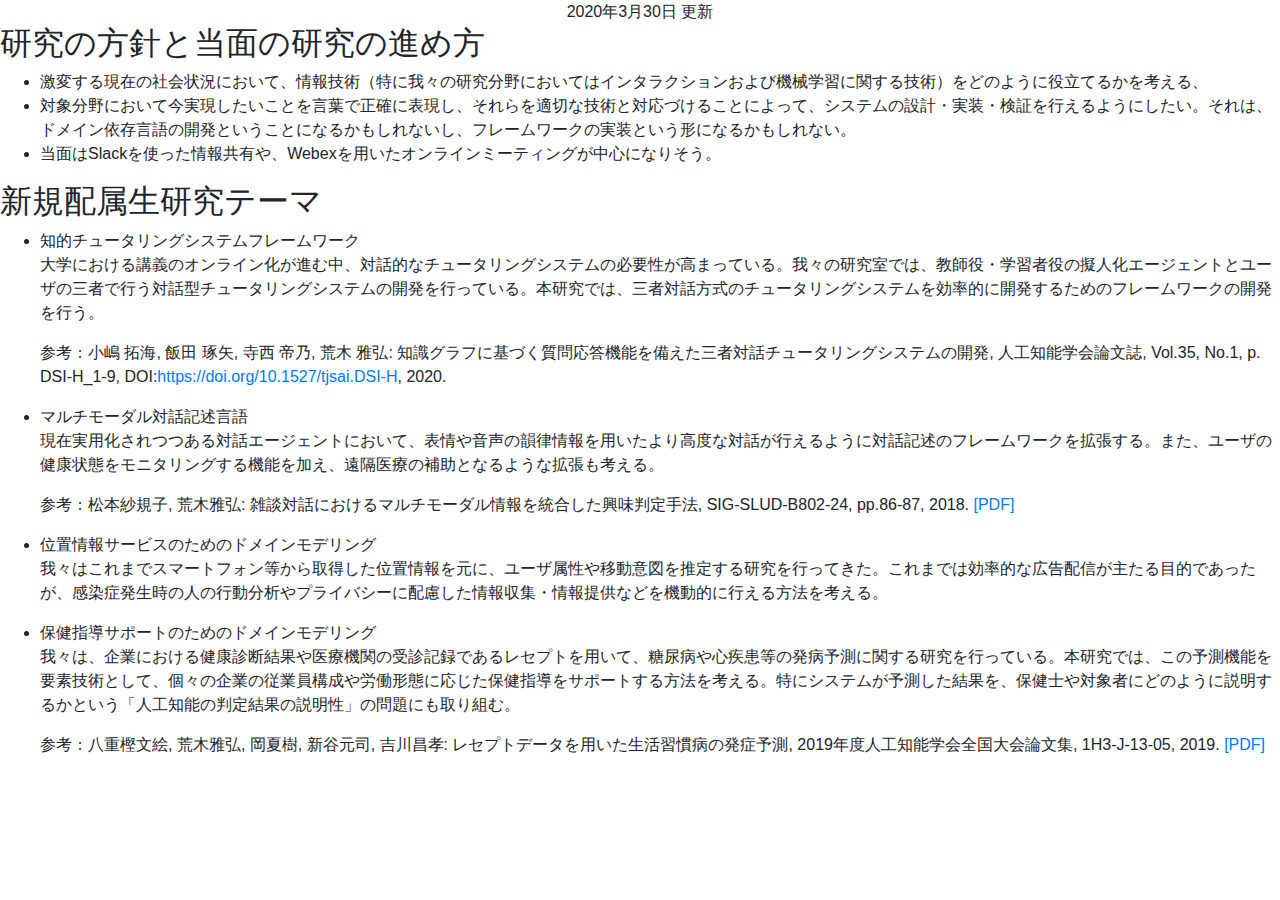
<file: theme20.html>
﻿<!doctype html>
<html lang="ja">
  <head>
    <!-- Required meta tags -->
    <meta charset="utf-8">
    <meta name="viewport" content="width=device-width, initial-scale=1, shrink-to-fit=no">

    <!-- Bootstrap CSS -->
    <link rel="stylesheet" href="https://stackpath.bootstrapcdn.com/bootstrap/4.4.1/css/bootstrap.min.css" integrity="sha384-Vkoo8x4CGsO3+Hhxv8T/Q5PaXtkKtu6ug5TOeNV6gBiFeWPGFN9MuhOf23Q9Ifjh" crossorigin="anonymous">

    <title>2020年度研究テーマの説明</title>
  </head>
  <body>
      <center> 2020年3月30日 更新</center>

      <h2>研究の方針と当面の研究の進め方</h2>
<ul>
  <li>激変する現在の社会状況において、情報技術（特に我々の研究分野においてはインタラクションおよび機械学習に関する技術）をどのように役立てるかを考える、</li>
  <li>対象分野において今実現したいことを言葉で正確に表現し、それらを適切な技術と対応づけることによって、システムの設計・実装・検証を行えるようにしたい。それは、ドメイン依存言語の開発ということになるかもしれないし、フレームワークの実装という形になるかもしれない。</li>
  <li>当面はSlackを使った情報共有や、Webexを用いたオンラインミーティングが中心になりそう。</li>
</ul>

<h2>新規配属生研究テーマ</h2>
<ul>
  <li>知的チュータリングシステムフレームワーク</li>
  <p>
大学における講義のオンライン化が進む中、対話的なチュータリングシステムの必要性が高まっている。我々の研究室では、教師役・学習者役の擬人化エージェントとユーザの三者で行う対話型チュータリングシステムの開発を行っている。本研究では、三者対話方式のチュータリングシステムを効率的に開発するためのフレームワークの開発を行う。
  </p>
  <p>参考：小嶋 拓海, 飯田 琢矢, 寺西 帝乃, 荒木 雅弘: 知識グラフに基づく質問応答機能を備えた三者対話チュータリングシステムの開発, 人工知能学会論文誌, Vol.35, No.1, p. DSI-H_1-9, DOI:<a href="https://doi.org/10.1527/tjsai.DSI-H">https://doi.org/10.1527/tjsai.DSI-H</a>, 2020.</p>
  <li>マルチモーダル対話記述言語</li>
  <p>
現在実用化されつつある対話エージェントにおいて、表情や音声の韻律情報を用いたより高度な対話が行えるように対話記述のフレームワークを拡張する。また、ユーザの健康状態をモニタリングする機能を加え、遠隔医療の補助となるような拡張も考える。
  </p>
  <p>参考：松本紗規子, 荒木雅弘: 雑談対話におけるマルチモーダル情報を統合した興味判定手法, SIG-SLUD-B802-24, pp.86-87, 2018. <a href="https://jsai.ixsq.nii.ac.jp/ej/?action=repository_uri&item_id=9631&file_id=1&file_no=1">[PDF]</a></p>
  <li>位置情報サービスのためのドメインモデリング</li>
  <p>
我々はこれまでスマートフォン等から取得した位置情報を元に、ユーザ属性や移動意図を推定する研究を行ってきた。これまでは効率的な広告配信が主たる目的であったが、感染症発生時の人の行動分析やプライバシーに配慮した情報収集・情報提供などを機動的に行える方法を考える。
  </p>
  <li>保健指導サポートのためのドメインモデリング</li>
  <p>
我々は、企業における健康診断結果や医療機関の受診記録であるレセプトを用いて、糖尿病や心疾患等の発病予測に関する研究を行っている。本研究では、この予測機能を要素技術として、個々の企業の従業員構成や労働形態に応じた保健指導をサポートする方法を考える。特にシステムが予測した結果を、保健士や対象者にどのように説明するかという「人工知能の判定結果の説明性」の問題にも取り組む。
  </p>
  <p>参考：八重樫文絵, 荒木雅弘, 岡夏樹, 新谷元司, 吉川昌孝: レセプトデータを用いた生活習慣病の発症予測, 2019年度人工知能学会全国大会論文集, 1H3-J-13-05, 2019. <a href="https://confit.atlas.jp/guide/event-img/jsai2019/1H3-J-13-05/public/pdf?type=in">[PDF]</a></p>
</ul>

<!-- Optional JavaScript -->
    <!-- jQuery first, then Popper.js, then Bootstrap JS -->
    <script src="https://code.jquery.com/jquery-3.4.1.slim.min.js" integrity="sha384-J6qa4849blE2+poT4WnyKhv5vZF5SrPo0iEjwBvKU7imGFAV0wwj1yYfoRSJoZ+n" crossorigin="anonymous"></script>
    <script src="https://cdn.jsdelivr.net/npm/popper.js@1.16.0/dist/umd/popper.min.js" integrity="sha384-Q6E9RHvbIyZFJoft+2mJbHaEWldlvI9IOYy5n3zV9zzTtmI3UksdQRVvoxMfooAo" crossorigin="anonymous"></script>
    <script src="https://stackpath.bootstrapcdn.com/bootstrap/4.4.1/js/bootstrap.min.js" integrity="sha384-wfSDF2E50Y2D1uUdj0O3uMBJnjuUD4Ih7YwaYd1iqfktj0Uod8GCExl3Og8ifwB6" crossorigin="anonymous"></script>
  </body>
</html>
</file>
<file: css/example.css>
@charset "UTF-8";
@import url(https://fonts.googleapis.com/css?family=Montserrat);
.btn-twitter .fa.fa-lg, .btn-facebook .fa.fa-lg {
  vertical-align: -1px;
  margin-right: 2px;
}

.btn-twitter {
  color: #FFF;
  background-color: #55ACEE;
  border-color: #4ca7ed;
  -moz-transition-property: all;
  -o-transition-property: all;
  -webkit-transition-property: all;
  transition-property: all;
  -moz-transition-duration: 0.3s;
  -o-transition-duration: 0.3s;
  -webkit-transition-duration: 0.3s;
  transition-duration: 0.3s;
  -moz-transition-timing-function: ease;
  -o-transition-timing-function: ease;
  -webkit-transition-timing-function: ease;
  transition-timing-function: ease;
}
.btn-twitter:focus, .btn-twitter.focus {
  color: #FFF;
  background-color: #2795e9;
  border-color: #1167a8;
}
.btn-twitter:hover {
  color: #FFF;
  background-color: #2795e9;
  border-color: #178ce5;
}
.btn-twitter.active, .btn-twitter.active, .open > .btn-twitter.dropdown-toggle {
  color: #FFF;
  background-color: #3ea1ec;
  border-color: #309aea;
}
.btn-twitter.active:hover, .btn-twitter.active:focus, .btn-twitter.active.focus, .btn-twitter.active:hover, .btn-twitter.active:focus, .btn-twitter.active.focus, .open > .btn-twitter.dropdown-toggle:hover, .open > .btn-twitter.dropdown-toggle:focus, .open > .btn-twitter.dropdown-toggle.focus {
  color: #FFF;
  background-color: #1583d7;
  border-color: #1167a8;
}
.btn-twitter:active, .btn-twitter.active, .open > .btn-twitter.dropdown-toggle {
  background-image: none;
}
.btn-twitter.disabled, .btn-twitter.disabled:hover, .btn-twitter.disabled:focus, .btn-twitter.disabled.focus, .btn-twitter.disabled:active, .btn-twitter.disabled.active, .btn-twitter[disabled], .btn-twitter[disabled]:hover, .btn-twitter[disabled]:focus, .btn-twitter[disabled].focus, .btn-twitter[disabled]:active, .btn-twitter[disabled].active, fieldset[disabled] .btn-twitter, fieldset[disabled] .btn-twitter:hover, fieldset[disabled] .btn-twitter:focus, fieldset[disabled] .btn-twitter.focus, fieldset[disabled] .btn-twitter:active, fieldset[disabled] .btn-twitter.active {
  background-color: #55ACEE;
  border-color: #4ca7ed;
}
.btn-twitter .badge {
  color: #55ACEE;
  background-color: #FFF;
}

.btn-facebook {
  color: #FFF;
  background-color: #3B5998;
  border-color: #385591;
  -moz-transition-property: all;
  -o-transition-property: all;
  -webkit-transition-property: all;
  transition-property: all;
  -moz-transition-duration: 0.3s;
  -o-transition-duration: 0.3s;
  -webkit-transition-duration: 0.3s;
  transition-duration: 0.3s;
  -moz-transition-timing-function: ease;
  -o-transition-timing-function: ease;
  -webkit-transition-timing-function: ease;
  transition-timing-function: ease;
}
.btn-facebook:focus, .btn-facebook.focus {
  color: #FFF;
  background-color: #2d4373;
  border-color: #141f35;
}
.btn-facebook:hover {
  color: #FFF;
  background-color: #2d4373;
  border-color: #273b65;
}
.btn-facebook.active, .btn-facebook.active, .open > .btn-facebook.dropdown-toggle {
  color: #FFF;
  background-color: #344e86;
  border-color: #30487b;
}
.btn-facebook.active:hover, .btn-facebook.active:focus, .btn-facebook.active.focus, .btn-facebook.active:hover, .btn-facebook.active:focus, .btn-facebook.active.focus, .open > .btn-facebook.dropdown-toggle:hover, .open > .btn-facebook.dropdown-toggle:focus, .open > .btn-facebook.dropdown-toggle.focus {
  color: #FFF;
  background-color: #23345a;
  border-color: #141f35;
}
.btn-facebook:active, .btn-facebook.active, .open > .btn-facebook.dropdown-toggle {
  background-image: none;
}
.btn-facebook.disabled, .btn-facebook.disabled:hover, .btn-facebook.disabled:focus, .btn-facebook.disabled.focus, .btn-facebook.disabled:active, .btn-facebook.disabled.active, .btn-facebook[disabled], .btn-facebook[disabled]:hover, .btn-facebook[disabled]:focus, .btn-facebook[disabled].focus, .btn-facebook[disabled]:active, .btn-facebook[disabled].active, fieldset[disabled] .btn-facebook, fieldset[disabled] .btn-facebook:hover, fieldset[disabled] .btn-facebook:focus, fieldset[disabled] .btn-facebook.focus, fieldset[disabled] .btn-facebook:active, fieldset[disabled] .btn-facebook.active {
  background-color: #3B5998;
  border-color: #385591;
}
.btn-facebook .badge {
  color: #3B5998;
  background-color: #FFF;
}

.btn-hatebu {
  color: #FFF;
  background-color: #178fde;
  border-color: #1689d5;
  -moz-transition-property: all;
  -o-transition-property: all;
  -webkit-transition-property: all;
  transition-property: all;
  -moz-transition-duration: 0.3s;
  -o-transition-duration: 0.3s;
  -webkit-transition-duration: 0.3s;
  transition-duration: 0.3s;
  -moz-transition-timing-function: ease;
  -o-transition-timing-function: ease;
  -webkit-transition-timing-function: ease;
  transition-timing-function: ease;
}
.btn-hatebu:focus, .btn-hatebu.focus {
  color: #FFF;
  background-color: #1271b0;
  border-color: #0a3f61;
}
.btn-hatebu:hover {
  color: #FFF;
  background-color: #1271b0;
  border-color: #10659d;
}
.btn-hatebu.active, .btn-hatebu.active, .open > .btn-hatebu.dropdown-toggle {
  color: #FFF;
  background-color: #1580c7;
  border-color: #1377b9;
}
.btn-hatebu.active:hover, .btn-hatebu.active:focus, .btn-hatebu.active.focus, .btn-hatebu.active:hover, .btn-hatebu.active:focus, .btn-hatebu.active.focus, .open > .btn-hatebu.dropdown-toggle:hover, .open > .btn-hatebu.dropdown-toggle:focus, .open > .btn-hatebu.dropdown-toggle.focus {
  color: #FFF;
  background-color: #0f5c8f;
  border-color: #0a3f61;
}
.btn-hatebu:active, .btn-hatebu.active, .open > .btn-hatebu.dropdown-toggle {
  background-image: none;
}
.btn-hatebu.disabled, .btn-hatebu.disabled:hover, .btn-hatebu.disabled:focus, .btn-hatebu.disabled.focus, .btn-hatebu.disabled:active, .btn-hatebu.disabled.active, .btn-hatebu[disabled], .btn-hatebu[disabled]:hover, .btn-hatebu[disabled]:focus, .btn-hatebu[disabled].focus, .btn-hatebu[disabled]:active, .btn-hatebu[disabled].active, fieldset[disabled] .btn-hatebu, fieldset[disabled] .btn-hatebu:hover, fieldset[disabled] .btn-hatebu:focus, fieldset[disabled] .btn-hatebu.focus, fieldset[disabled] .btn-hatebu:active, fieldset[disabled] .btn-hatebu.active {
  background-color: #178fde;
  border-color: #1689d5;
}
.btn-hatebu .badge {
  color: #178fde;
  background-color: #FFF;
}

.fa.fa-hatebu:before {
  content: "B!";
  font-family: Verdana;
  font-weight: bold;
}

body {
  margin-top: 0px;
}

.jumbotron.special {
  position: relative;
  overflow: hidden;
  min-height: 550px;
  margin-bottom: 0;
  text-align: center;
  background-color: #8965A1;
  background-image: url(../images/books18-s.jpeg);
  background-repeat: no-repeat;
  background-position: center;
  background-size: 70%;
}

.jumbotron.special .outline {
  margin-top: 20px;
}
.jumbotron.special h1,
.jumbotron.special .h1 {
  font-family: Montserrat, sans-serif;
}
.jumbotron.special .download {
  margin: 40px auto 20px;
}
.jumbotron.special .basedon {
  color: #777777;
  text-shadow: #FFF 0 1px 2px;
}

section.section {
  padding: 40px 0;
}
section.section.section-inverse {
  background-color: #fff5eb;
}
section.section .subtitle {
  text-align: center;
  margin-bottom: 20px;
}
section.section .subtitle h2 {
  margin-top: 0;
}

.point .point-box {
  text-align: center;
}
.point .point-box .point-circle {
  margin: 0 auto;
  width: 100px;
  height: 100px;
  font-size: 60px;
  line-height: 100px;
  color: #fff;
  border-radius: 100%;
}
.point .point-box .point-circle.start {
  background-color: #4caf50;
}
.point .point-box .point-circle.replace {
  background-color: #ff9800;
}
.point .point-box .point-circle.compass {
  background-color: #2196f3;
}
.point .point-box .point-circle.japanese {
  background-color: #f44336;
}
.point .point-box .point-circle.japanese span.icon-jp:before {
  content: "�?";
  font-weight: bold;
}
.point .point-box .point-description h4 {
  text-align: center;
}
.point .point-box .point-description p {
  text-align: justify;
}

.getting-started h3 {
  margin-top: 0;
}

.japanese-font .well > h3 {
  margin-top: 10px;
}

.featured .subtitle h2 {
  font-size: 24px;
}
.featured ul.featured-list a {
  opacity: 0.7;
}
.featured ul.featured-list a:hover, .featured ul.featured-list a:active, .featured ul.featured-list a:focus {
  opacity: 0.5;
}
.featured ul.featured-list li {
  margin: 6px 20px;
}

.thumbnail {
  background: #FFF;
}
.thumbnail > a:hover, .thumbnail > a:active, .thumbnail > a:focus {
  opacity: 0.7;
}

footer {
  padding: 40px 0px;
  color: #eeeeee;
  background-color: #333333;
}
footer .social-button {
  position: relative;
  overflow: hidden;
  margin: 0px auto !important;
  padding: 10px 0;
}
footer .social-button > ul {
  position: relative;
  left: 50%;
  float: left;
  margin: 0px;
  padding: 0px;
  list-style: outside none none;
}
footer .social-button > ul > li {
  position: relative;
  left: -50%;
  float: left;
  margin: 0px 10px;
  padding: 0px;
}
footer .social-button > ul > li .fb-like > span {
  vertical-align: 0 !important;
}
footer .copyright {
  padding-top: 10px;
  padding-bottom: 10px;
}

.bootstrap-default {
  font-family: "Helvetica Neue", Helvetica, Arial, sans-serif;
  font-size: 14px;
}
.bootstrap-default > h3 {
  font-family: "Helvetica Neue", Helvetica, Arial, sans-serif;
  font-size: 24px;
}
</file>
<file: program16a/css/example.css>
@charset "UTF-8";
@import url(https://fonts.googleapis.com/css?family=Montserrat);
.btn-twitter .fa.fa-lg, .btn-facebook .fa.fa-lg {
  vertical-align: -1px;
  margin-right: 2px;
}

.btn-twitter {
  color: #FFF;
  background-color: #55ACEE;
  border-color: #4ca7ed;
  -moz-transition-property: all;
  -o-transition-property: all;
  -webkit-transition-property: all;
  transition-property: all;
  -moz-transition-duration: 0.3s;
  -o-transition-duration: 0.3s;
  -webkit-transition-duration: 0.3s;
  transition-duration: 0.3s;
  -moz-transition-timing-function: ease;
  -o-transition-timing-function: ease;
  -webkit-transition-timing-function: ease;
  transition-timing-function: ease;
}
.btn-twitter:focus, .btn-twitter.focus {
  color: #FFF;
  background-color: #2795e9;
  border-color: #1167a8;
}
.btn-twitter:hover {
  color: #FFF;
  background-color: #2795e9;
  border-color: #178ce5;
}
.btn-twitter.active, .btn-twitter.active, .open > .btn-twitter.dropdown-toggle {
  color: #FFF;
  background-color: #3ea1ec;
  border-color: #309aea;
}
.btn-twitter.active:hover, .btn-twitter.active:focus, .btn-twitter.active.focus, .btn-twitter.active:hover, .btn-twitter.active:focus, .btn-twitter.active.focus, .open > .btn-twitter.dropdown-toggle:hover, .open > .btn-twitter.dropdown-toggle:focus, .open > .btn-twitter.dropdown-toggle.focus {
  color: #FFF;
  background-color: #1583d7;
  border-color: #1167a8;
}
.btn-twitter:active, .btn-twitter.active, .open > .btn-twitter.dropdown-toggle {
  background-image: none;
}
.btn-twitter.disabled, .btn-twitter.disabled:hover, .btn-twitter.disabled:focus, .btn-twitter.disabled.focus, .btn-twitter.disabled:active, .btn-twitter.disabled.active, .btn-twitter[disabled], .btn-twitter[disabled]:hover, .btn-twitter[disabled]:focus, .btn-twitter[disabled].focus, .btn-twitter[disabled]:active, .btn-twitter[disabled].active, fieldset[disabled] .btn-twitter, fieldset[disabled] .btn-twitter:hover, fieldset[disabled] .btn-twitter:focus, fieldset[disabled] .btn-twitter.focus, fieldset[disabled] .btn-twitter:active, fieldset[disabled] .btn-twitter.active {
  background-color: #55ACEE;
  border-color: #4ca7ed;
}
.btn-twitter .badge {
  color: #55ACEE;
  background-color: #FFF;
}

.btn-facebook {
  color: #FFF;
  background-color: #3B5998;
  border-color: #385591;
  -moz-transition-property: all;
  -o-transition-property: all;
  -webkit-transition-property: all;
  transition-property: all;
  -moz-transition-duration: 0.3s;
  -o-transition-duration: 0.3s;
  -webkit-transition-duration: 0.3s;
  transition-duration: 0.3s;
  -moz-transition-timing-function: ease;
  -o-transition-timing-function: ease;
  -webkit-transition-timing-function: ease;
  transition-timing-function: ease;
}
.btn-facebook:focus, .btn-facebook.focus {
  color: #FFF;
  background-color: #2d4373;
  border-color: #141f35;
}
.btn-facebook:hover {
  color: #FFF;
  background-color: #2d4373;
  border-color: #273b65;
}
.btn-facebook.active, .btn-facebook.active, .open > .btn-facebook.dropdown-toggle {
  color: #FFF;
  background-color: #344e86;
  border-color: #30487b;
}
.btn-facebook.active:hover, .btn-facebook.active:focus, .btn-facebook.active.focus, .btn-facebook.active:hover, .btn-facebook.active:focus, .btn-facebook.active.focus, .open > .btn-facebook.dropdown-toggle:hover, .open > .btn-facebook.dropdown-toggle:focus, .open > .btn-facebook.dropdown-toggle.focus {
  color: #FFF;
  background-color: #23345a;
  border-color: #141f35;
}
.btn-facebook:active, .btn-facebook.active, .open > .btn-facebook.dropdown-toggle {
  background-image: none;
}
.btn-facebook.disabled, .btn-facebook.disabled:hover, .btn-facebook.disabled:focus, .btn-facebook.disabled.focus, .btn-facebook.disabled:active, .btn-facebook.disabled.active, .btn-facebook[disabled], .btn-facebook[disabled]:hover, .btn-facebook[disabled]:focus, .btn-facebook[disabled].focus, .btn-facebook[disabled]:active, .btn-facebook[disabled].active, fieldset[disabled] .btn-facebook, fieldset[disabled] .btn-facebook:hover, fieldset[disabled] .btn-facebook:focus, fieldset[disabled] .btn-facebook.focus, fieldset[disabled] .btn-facebook:active, fieldset[disabled] .btn-facebook.active {
  background-color: #3B5998;
  border-color: #385591;
}
.btn-facebook .badge {
  color: #3B5998;
  background-color: #FFF;
}

.btn-hatebu {
  color: #FFF;
  background-color: #178fde;
  border-color: #1689d5;
  -moz-transition-property: all;
  -o-transition-property: all;
  -webkit-transition-property: all;
  transition-property: all;
  -moz-transition-duration: 0.3s;
  -o-transition-duration: 0.3s;
  -webkit-transition-duration: 0.3s;
  transition-duration: 0.3s;
  -moz-transition-timing-function: ease;
  -o-transition-timing-function: ease;
  -webkit-transition-timing-function: ease;
  transition-timing-function: ease;
}
.btn-hatebu:focus, .btn-hatebu.focus {
  color: #FFF;
  background-color: #1271b0;
  border-color: #0a3f61;
}
.btn-hatebu:hover {
  color: #FFF;
  background-color: #1271b0;
  border-color: #10659d;
}
.btn-hatebu.active, .btn-hatebu.active, .open > .btn-hatebu.dropdown-toggle {
  color: #FFF;
  background-color: #1580c7;
  border-color: #1377b9;
}
.btn-hatebu.active:hover, .btn-hatebu.active:focus, .btn-hatebu.active.focus, .btn-hatebu.active:hover, .btn-hatebu.active:focus, .btn-hatebu.active.focus, .open > .btn-hatebu.dropdown-toggle:hover, .open > .btn-hatebu.dropdown-toggle:focus, .open > .btn-hatebu.dropdown-toggle.focus {
  color: #FFF;
  background-color: #0f5c8f;
  border-color: #0a3f61;
}
.btn-hatebu:active, .btn-hatebu.active, .open > .btn-hatebu.dropdown-toggle {
  background-image: none;
}
.btn-hatebu.disabled, .btn-hatebu.disabled:hover, .btn-hatebu.disabled:focus, .btn-hatebu.disabled.focus, .btn-hatebu.disabled:active, .btn-hatebu.disabled.active, .btn-hatebu[disabled], .btn-hatebu[disabled]:hover, .btn-hatebu[disabled]:focus, .btn-hatebu[disabled].focus, .btn-hatebu[disabled]:active, .btn-hatebu[disabled].active, fieldset[disabled] .btn-hatebu, fieldset[disabled] .btn-hatebu:hover, fieldset[disabled] .btn-hatebu:focus, fieldset[disabled] .btn-hatebu.focus, fieldset[disabled] .btn-hatebu:active, fieldset[disabled] .btn-hatebu.active {
  background-color: #178fde;
  border-color: #1689d5;
}
.btn-hatebu .badge {
  color: #178fde;
  background-color: #FFF;
}

.fa.fa-hatebu:before {
  content: "B!";
  font-family: Verdana;
  font-weight: bold;
}

body {
  margin-top: 0px;
}

.jumbotron.special {
    position: relative;
    min-height: 240px;
    background: url(../images/banner.png) no-repeat center center;
    background-size: cover;

}

.jumbotron.special .outline {
  margin-top: 20px;
}
.jumbotron.special h1,
.jumbotron.special .h1 {
  font-family: Montserrat, sans-serif;
}
.jumbotron.special .download {
  margin: 40px auto 20px;
}
.jumbotron.special .basedon {
  color: #777777;
  text-shadow: #FFF 0 1px 2px;
}

section.section {
  padding: 40px 0;
}
section.section.section-inverse {
  background-color: #fff5eb;
}
section.section .subtitle {
  text-align: center;
  margin-bottom: 20px;
}
section.section .subtitle h2 {
  margin-top: 0;
}

.point .point-box {
  text-align: center;
}
.point .point-box .point-circle {
  margin: 0 auto;
  width: 100px;
  height: 100px;
  font-size: 60px;
  line-height: 100px;
  color: #fff;
  border-radius: 100%;
}
.point .point-box .point-circle.start {
  background-color: #4caf50;
}
.point .point-box .point-circle.replace {
  background-color: #ff9800;
}
.point .point-box .point-circle.compass {
  background-color: #2196f3;
}
.point .point-box .point-circle.japanese {
  background-color: #f44336;
}
.point .point-box .point-circle.japanese span.icon-jp:before {
  content: "�?";
  font-weight: bold;
}
.point .point-box .point-description h4 {
  text-align: center;
}
.point .point-box .point-description p {
  text-align: justify;
}

.getting-started h3 {
  margin-top: 0;
}

.japanese-font .well > h3 {
  margin-top: 10px;
}

.featured .subtitle h2 {
  font-size: 24px;
}
.featured ul.featured-list a {
  opacity: 0.7;
}
.featured ul.featured-list a:hover, .featured ul.featured-list a:active, .featured ul.featured-list a:focus {
  opacity: 0.5;
}
.featured ul.featured-list li {
  margin: 6px 20px;
}

.thumbnail {
  background: #FFF;
}
.thumbnail > a:hover, .thumbnail > a:active, .thumbnail > a:focus {
  opacity: 0.7;
}

footer {
  padding: 40px 0px;
  color: #eeeeee;
  background-color: #333333;
}
footer .social-button {
  position: relative;
  overflow: hidden;
  margin: 0px auto !important;
  padding: 10px 0;
}
footer .social-button > ul {
  position: relative;
  left: 50%;
  float: left;
  margin: 0px;
  padding: 0px;
  list-style: outside none none;
}
footer .social-button > ul > li {
  position: relative;
  left: -50%;
  float: left;
  margin: 0px 10px;
  padding: 0px;
}
footer .social-button > ul > li .fb-like > span {
  vertical-align: 0 !important;
}
footer .copyright {
  padding-top: 10px;
  padding-bottom: 10px;
}

.bootstrap-default {
  font-family: "Helvetica Neue", Helvetica, Arial, sans-serif;
  font-size: 14px;
}
.bootstrap-default > h3 {
  font-family: "Helvetica Neue", Helvetica, Arial, sans-serif;
  font-size: 24px;
}
</file>
<file: program17a/css/example.css>
@charset "UTF-8";
@import url(https://fonts.googleapis.com/css?family=Montserrat);
.btn-twitter .fa.fa-lg, .btn-facebook .fa.fa-lg {
  vertical-align: -1px;
  margin-right: 2px;
}

.btn-twitter {
  color: #FFF;
  background-color: #55ACEE;
  border-color: #4ca7ed;
  -moz-transition-property: all;
  -o-transition-property: all;
  -webkit-transition-property: all;
  transition-property: all;
  -moz-transition-duration: 0.3s;
  -o-transition-duration: 0.3s;
  -webkit-transition-duration: 0.3s;
  transition-duration: 0.3s;
  -moz-transition-timing-function: ease;
  -o-transition-timing-function: ease;
  -webkit-transition-timing-function: ease;
  transition-timing-function: ease;
}
.btn-twitter:focus, .btn-twitter.focus {
  color: #FFF;
  background-color: #2795e9;
  border-color: #1167a8;
}
.btn-twitter:hover {
  color: #FFF;
  background-color: #2795e9;
  border-color: #178ce5;
}
.btn-twitter.active, .btn-twitter.active, .open > .btn-twitter.dropdown-toggle {
  color: #FFF;
  background-color: #3ea1ec;
  border-color: #309aea;
}
.btn-twitter.active:hover, .btn-twitter.active:focus, .btn-twitter.active.focus, .btn-twitter.active:hover, .btn-twitter.active:focus, .btn-twitter.active.focus, .open > .btn-twitter.dropdown-toggle:hover, .open > .btn-twitter.dropdown-toggle:focus, .open > .btn-twitter.dropdown-toggle.focus {
  color: #FFF;
  background-color: #1583d7;
  border-color: #1167a8;
}
.btn-twitter:active, .btn-twitter.active, .open > .btn-twitter.dropdown-toggle {
  background-image: none;
}
.btn-twitter.disabled, .btn-twitter.disabled:hover, .btn-twitter.disabled:focus, .btn-twitter.disabled.focus, .btn-twitter.disabled:active, .btn-twitter.disabled.active, .btn-twitter[disabled], .btn-twitter[disabled]:hover, .btn-twitter[disabled]:focus, .btn-twitter[disabled].focus, .btn-twitter[disabled]:active, .btn-twitter[disabled].active, fieldset[disabled] .btn-twitter, fieldset[disabled] .btn-twitter:hover, fieldset[disabled] .btn-twitter:focus, fieldset[disabled] .btn-twitter.focus, fieldset[disabled] .btn-twitter:active, fieldset[disabled] .btn-twitter.active {
  background-color: #55ACEE;
  border-color: #4ca7ed;
}
.btn-twitter .badge {
  color: #55ACEE;
  background-color: #FFF;
}

.btn-facebook {
  color: #FFF;
  background-color: #3B5998;
  border-color: #385591;
  -moz-transition-property: all;
  -o-transition-property: all;
  -webkit-transition-property: all;
  transition-property: all;
  -moz-transition-duration: 0.3s;
  -o-transition-duration: 0.3s;
  -webkit-transition-duration: 0.3s;
  transition-duration: 0.3s;
  -moz-transition-timing-function: ease;
  -o-transition-timing-function: ease;
  -webkit-transition-timing-function: ease;
  transition-timing-function: ease;
}
.btn-facebook:focus, .btn-facebook.focus {
  color: #FFF;
  background-color: #2d4373;
  border-color: #141f35;
}
.btn-facebook:hover {
  color: #FFF;
  background-color: #2d4373;
  border-color: #273b65;
}
.btn-facebook.active, .btn-facebook.active, .open > .btn-facebook.dropdown-toggle {
  color: #FFF;
  background-color: #344e86;
  border-color: #30487b;
}
.btn-facebook.active:hover, .btn-facebook.active:focus, .btn-facebook.active.focus, .btn-facebook.active:hover, .btn-facebook.active:focus, .btn-facebook.active.focus, .open > .btn-facebook.dropdown-toggle:hover, .open > .btn-facebook.dropdown-toggle:focus, .open > .btn-facebook.dropdown-toggle.focus {
  color: #FFF;
  background-color: #23345a;
  border-color: #141f35;
}
.btn-facebook:active, .btn-facebook.active, .open > .btn-facebook.dropdown-toggle {
  background-image: none;
}
.btn-facebook.disabled, .btn-facebook.disabled:hover, .btn-facebook.disabled:focus, .btn-facebook.disabled.focus, .btn-facebook.disabled:active, .btn-facebook.disabled.active, .btn-facebook[disabled], .btn-facebook[disabled]:hover, .btn-facebook[disabled]:focus, .btn-facebook[disabled].focus, .btn-facebook[disabled]:active, .btn-facebook[disabled].active, fieldset[disabled] .btn-facebook, fieldset[disabled] .btn-facebook:hover, fieldset[disabled] .btn-facebook:focus, fieldset[disabled] .btn-facebook.focus, fieldset[disabled] .btn-facebook:active, fieldset[disabled] .btn-facebook.active {
  background-color: #3B5998;
  border-color: #385591;
}
.btn-facebook .badge {
  color: #3B5998;
  background-color: #FFF;
}

.btn-hatebu {
  color: #FFF;
  background-color: #178fde;
  border-color: #1689d5;
  -moz-transition-property: all;
  -o-transition-property: all;
  -webkit-transition-property: all;
  transition-property: all;
  -moz-transition-duration: 0.3s;
  -o-transition-duration: 0.3s;
  -webkit-transition-duration: 0.3s;
  transition-duration: 0.3s;
  -moz-transition-timing-function: ease;
  -o-transition-timing-function: ease;
  -webkit-transition-timing-function: ease;
  transition-timing-function: ease;
}
.btn-hatebu:focus, .btn-hatebu.focus {
  color: #FFF;
  background-color: #1271b0;
  border-color: #0a3f61;
}
.btn-hatebu:hover {
  color: #FFF;
  background-color: #1271b0;
  border-color: #10659d;
}
.btn-hatebu.active, .btn-hatebu.active, .open > .btn-hatebu.dropdown-toggle {
  color: #FFF;
  background-color: #1580c7;
  border-color: #1377b9;
}
.btn-hatebu.active:hover, .btn-hatebu.active:focus, .btn-hatebu.active.focus, .btn-hatebu.active:hover, .btn-hatebu.active:focus, .btn-hatebu.active.focus, .open > .btn-hatebu.dropdown-toggle:hover, .open > .btn-hatebu.dropdown-toggle:focus, .open > .btn-hatebu.dropdown-toggle.focus {
  color: #FFF;
  background-color: #0f5c8f;
  border-color: #0a3f61;
}
.btn-hatebu:active, .btn-hatebu.active, .open > .btn-hatebu.dropdown-toggle {
  background-image: none;
}
.btn-hatebu.disabled, .btn-hatebu.disabled:hover, .btn-hatebu.disabled:focus, .btn-hatebu.disabled.focus, .btn-hatebu.disabled:active, .btn-hatebu.disabled.active, .btn-hatebu[disabled], .btn-hatebu[disabled]:hover, .btn-hatebu[disabled]:focus, .btn-hatebu[disabled].focus, .btn-hatebu[disabled]:active, .btn-hatebu[disabled].active, fieldset[disabled] .btn-hatebu, fieldset[disabled] .btn-hatebu:hover, fieldset[disabled] .btn-hatebu:focus, fieldset[disabled] .btn-hatebu.focus, fieldset[disabled] .btn-hatebu:active, fieldset[disabled] .btn-hatebu.active {
  background-color: #178fde;
  border-color: #1689d5;
}
.btn-hatebu .badge {
  color: #178fde;
  background-color: #FFF;
}

.fa.fa-hatebu:before {
  content: "B!";
  font-family: Verdana;
  font-weight: bold;
}

body {
  margin-top: 0px;
}

.jumbotron.special {
    position: relative;
    min-height: 240px;
    background: url(../images/banner.png) no-repeat center center;
    background-size: cover;

}

.jumbotron.special .outline {
  margin-top: 20px;
}
.jumbotron.special h1,
.jumbotron.special .h1 {
  font-family: Montserrat, sans-serif;
}
.jumbotron.special .download {
  margin: 40px auto 20px;
}
.jumbotron.special .basedon {
  color: #777777;
  text-shadow: #FFF 0 1px 2px;
}

section.section {
  padding: 40px 0;
}
section.section.section-inverse {
  background-color: #fff5eb;
}
section.section .subtitle {
  text-align: center;
  margin-bottom: 20px;
}
section.section .subtitle h2 {
  margin-top: 0;
}

.point .point-box {
  text-align: center;
}
.point .point-box .point-circle {
  margin: 0 auto;
  width: 100px;
  height: 100px;
  font-size: 60px;
  line-height: 100px;
  color: #fff;
  border-radius: 100%;
}
.point .point-box .point-circle.start {
  background-color: #4caf50;
}
.point .point-box .point-circle.replace {
  background-color: #ff9800;
}
.point .point-box .point-circle.compass {
  background-color: #2196f3;
}
.point .point-box .point-circle.japanese {
  background-color: #f44336;
}
.point .point-box .point-circle.japanese span.icon-jp:before {
  content: "�?";
  font-weight: bold;
}
.point .point-box .point-description h4 {
  text-align: center;
}
.point .point-box .point-description p {
  text-align: justify;
}

.getting-started h3 {
  margin-top: 0;
}

.japanese-font .well > h3 {
  margin-top: 10px;
}

.featured .subtitle h2 {
  font-size: 24px;
}
.featured ul.featured-list a {
  opacity: 0.7;
}
.featured ul.featured-list a:hover, .featured ul.featured-list a:active, .featured ul.featured-list a:focus {
  opacity: 0.5;
}
.featured ul.featured-list li {
  margin: 6px 20px;
}

.thumbnail {
  background: #FFF;
}
.thumbnail > a:hover, .thumbnail > a:active, .thumbnail > a:focus {
  opacity: 0.7;
}

footer {
  padding: 40px 0px;
  color: #eeeeee;
  background-color: #333333;
}
footer .social-button {
  position: relative;
  overflow: hidden;
  margin: 0px auto !important;
  padding: 10px 0;
}
footer .social-button > ul {
  position: relative;
  left: 50%;
  float: left;
  margin: 0px;
  padding: 0px;
  list-style: outside none none;
}
footer .social-button > ul > li {
  position: relative;
  left: -50%;
  float: left;
  margin: 0px 10px;
  padding: 0px;
}
footer .social-button > ul > li .fb-like > span {
  vertical-align: 0 !important;
}
footer .copyright {
  padding-top: 10px;
  padding-bottom: 10px;
}

.bootstrap-default {
  font-family: "Helvetica Neue", Helvetica, Arial, sans-serif;
  font-size: 14px;
}
.bootstrap-default > h3 {
  font-family: "Helvetica Neue", Helvetica, Arial, sans-serif;
  font-size: 24px;
}
</file>
<file: program18a/css/example.css>
@charset "UTF-8";
@import url(https://fonts.googleapis.com/css?family=Montserrat);
.btn-twitter .fa.fa-lg, .btn-facebook .fa.fa-lg {
  vertical-align: -1px;
  margin-right: 2px;
}

.btn-twitter {
  color: #FFF;
  background-color: #55ACEE;
  border-color: #4ca7ed;
  -moz-transition-property: all;
  -o-transition-property: all;
  -webkit-transition-property: all;
  transition-property: all;
  -moz-transition-duration: 0.3s;
  -o-transition-duration: 0.3s;
  -webkit-transition-duration: 0.3s;
  transition-duration: 0.3s;
  -moz-transition-timing-function: ease;
  -o-transition-timing-function: ease;
  -webkit-transition-timing-function: ease;
  transition-timing-function: ease;
}
.btn-twitter:focus, .btn-twitter.focus {
  color: #FFF;
  background-color: #2795e9;
  border-color: #1167a8;
}
.btn-twitter:hover {
  color: #FFF;
  background-color: #2795e9;
  border-color: #178ce5;
}
.btn-twitter.active, .btn-twitter.active, .open > .btn-twitter.dropdown-toggle {
  color: #FFF;
  background-color: #3ea1ec;
  border-color: #309aea;
}
.btn-twitter.active:hover, .btn-twitter.active:focus, .btn-twitter.active.focus, .btn-twitter.active:hover, .btn-twitter.active:focus, .btn-twitter.active.focus, .open > .btn-twitter.dropdown-toggle:hover, .open > .btn-twitter.dropdown-toggle:focus, .open > .btn-twitter.dropdown-toggle.focus {
  color: #FFF;
  background-color: #1583d7;
  border-color: #1167a8;
}
.btn-twitter:active, .btn-twitter.active, .open > .btn-twitter.dropdown-toggle {
  background-image: none;
}
.btn-twitter.disabled, .btn-twitter.disabled:hover, .btn-twitter.disabled:focus, .btn-twitter.disabled.focus, .btn-twitter.disabled:active, .btn-twitter.disabled.active, .btn-twitter[disabled], .btn-twitter[disabled]:hover, .btn-twitter[disabled]:focus, .btn-twitter[disabled].focus, .btn-twitter[disabled]:active, .btn-twitter[disabled].active, fieldset[disabled] .btn-twitter, fieldset[disabled] .btn-twitter:hover, fieldset[disabled] .btn-twitter:focus, fieldset[disabled] .btn-twitter.focus, fieldset[disabled] .btn-twitter:active, fieldset[disabled] .btn-twitter.active {
  background-color: #55ACEE;
  border-color: #4ca7ed;
}
.btn-twitter .badge {
  color: #55ACEE;
  background-color: #FFF;
}

.btn-facebook {
  color: #FFF;
  background-color: #3B5998;
  border-color: #385591;
  -moz-transition-property: all;
  -o-transition-property: all;
  -webkit-transition-property: all;
  transition-property: all;
  -moz-transition-duration: 0.3s;
  -o-transition-duration: 0.3s;
  -webkit-transition-duration: 0.3s;
  transition-duration: 0.3s;
  -moz-transition-timing-function: ease;
  -o-transition-timing-function: ease;
  -webkit-transition-timing-function: ease;
  transition-timing-function: ease;
}
.btn-facebook:focus, .btn-facebook.focus {
  color: #FFF;
  background-color: #2d4373;
  border-color: #141f35;
}
.btn-facebook:hover {
  color: #FFF;
  background-color: #2d4373;
  border-color: #273b65;
}
.btn-facebook.active, .btn-facebook.active, .open > .btn-facebook.dropdown-toggle {
  color: #FFF;
  background-color: #344e86;
  border-color: #30487b;
}
.btn-facebook.active:hover, .btn-facebook.active:focus, .btn-facebook.active.focus, .btn-facebook.active:hover, .btn-facebook.active:focus, .btn-facebook.active.focus, .open > .btn-facebook.dropdown-toggle:hover, .open > .btn-facebook.dropdown-toggle:focus, .open > .btn-facebook.dropdown-toggle.focus {
  color: #FFF;
  background-color: #23345a;
  border-color: #141f35;
}
.btn-facebook:active, .btn-facebook.active, .open > .btn-facebook.dropdown-toggle {
  background-image: none;
}
.btn-facebook.disabled, .btn-facebook.disabled:hover, .btn-facebook.disabled:focus, .btn-facebook.disabled.focus, .btn-facebook.disabled:active, .btn-facebook.disabled.active, .btn-facebook[disabled], .btn-facebook[disabled]:hover, .btn-facebook[disabled]:focus, .btn-facebook[disabled].focus, .btn-facebook[disabled]:active, .btn-facebook[disabled].active, fieldset[disabled] .btn-facebook, fieldset[disabled] .btn-facebook:hover, fieldset[disabled] .btn-facebook:focus, fieldset[disabled] .btn-facebook.focus, fieldset[disabled] .btn-facebook:active, fieldset[disabled] .btn-facebook.active {
  background-color: #3B5998;
  border-color: #385591;
}
.btn-facebook .badge {
  color: #3B5998;
  background-color: #FFF;
}

.btn-hatebu {
  color: #FFF;
  background-color: #178fde;
  border-color: #1689d5;
  -moz-transition-property: all;
  -o-transition-property: all;
  -webkit-transition-property: all;
  transition-property: all;
  -moz-transition-duration: 0.3s;
  -o-transition-duration: 0.3s;
  -webkit-transition-duration: 0.3s;
  transition-duration: 0.3s;
  -moz-transition-timing-function: ease;
  -o-transition-timing-function: ease;
  -webkit-transition-timing-function: ease;
  transition-timing-function: ease;
}
.btn-hatebu:focus, .btn-hatebu.focus {
  color: #FFF;
  background-color: #1271b0;
  border-color: #0a3f61;
}
.btn-hatebu:hover {
  color: #FFF;
  background-color: #1271b0;
  border-color: #10659d;
}
.btn-hatebu.active, .btn-hatebu.active, .open > .btn-hatebu.dropdown-toggle {
  color: #FFF;
  background-color: #1580c7;
  border-color: #1377b9;
}
.btn-hatebu.active:hover, .btn-hatebu.active:focus, .btn-hatebu.active.focus, .btn-hatebu.active:hover, .btn-hatebu.active:focus, .btn-hatebu.active.focus, .open > .btn-hatebu.dropdown-toggle:hover, .open > .btn-hatebu.dropdown-toggle:focus, .open > .btn-hatebu.dropdown-toggle.focus {
  color: #FFF;
  background-color: #0f5c8f;
  border-color: #0a3f61;
}
.btn-hatebu:active, .btn-hatebu.active, .open > .btn-hatebu.dropdown-toggle {
  background-image: none;
}
.btn-hatebu.disabled, .btn-hatebu.disabled:hover, .btn-hatebu.disabled:focus, .btn-hatebu.disabled.focus, .btn-hatebu.disabled:active, .btn-hatebu.disabled.active, .btn-hatebu[disabled], .btn-hatebu[disabled]:hover, .btn-hatebu[disabled]:focus, .btn-hatebu[disabled].focus, .btn-hatebu[disabled]:active, .btn-hatebu[disabled].active, fieldset[disabled] .btn-hatebu, fieldset[disabled] .btn-hatebu:hover, fieldset[disabled] .btn-hatebu:focus, fieldset[disabled] .btn-hatebu.focus, fieldset[disabled] .btn-hatebu:active, fieldset[disabled] .btn-hatebu.active {
  background-color: #178fde;
  border-color: #1689d5;
}
.btn-hatebu .badge {
  color: #178fde;
  background-color: #FFF;
}

.fa.fa-hatebu:before {
  content: "B!";
  font-family: Verdana;
  font-weight: bold;
}

body {
  margin-top: 0px;
}

.jumbotron.special {
    position: relative;
    min-height: 240px;
    background: url(../images/banner.png) no-repeat center center;
    background-size: cover;

}

.jumbotron.special .outline {
  margin-top: 20px;
}
.jumbotron.special h1,
.jumbotron.special .h1 {
  font-family: Montserrat, sans-serif;
}
.jumbotron.special .download {
  margin: 40px auto 20px;
}
.jumbotron.special .basedon {
  color: #777777;
  text-shadow: #FFF 0 1px 2px;
}

section.section {
  padding: 40px 0;
}
section.section.section-inverse {
  background-color: #fff5eb;
}
section.section .subtitle {
  text-align: center;
  margin-bottom: 20px;
}
section.section .subtitle h2 {
  margin-top: 0;
}

.point .point-box {
  text-align: center;
}
.point .point-box .point-circle {
  margin: 0 auto;
  width: 100px;
  height: 100px;
  font-size: 60px;
  line-height: 100px;
  color: #fff;
  border-radius: 100%;
}
.point .point-box .point-circle.start {
  background-color: #4caf50;
}
.point .point-box .point-circle.replace {
  background-color: #ff9800;
}
.point .point-box .point-circle.compass {
  background-color: #2196f3;
}
.point .point-box .point-circle.japanese {
  background-color: #f44336;
}
.point .point-box .point-circle.japanese span.icon-jp:before {
  content: "�?";
  font-weight: bold;
}
.point .point-box .point-description h4 {
  text-align: center;
}
.point .point-box .point-description p {
  text-align: justify;
}

.getting-started h3 {
  margin-top: 0;
}

.japanese-font .well > h3 {
  margin-top: 10px;
}

.featured .subtitle h2 {
  font-size: 24px;
}
.featured ul.featured-list a {
  opacity: 0.7;
}
.featured ul.featured-list a:hover, .featured ul.featured-list a:active, .featured ul.featured-list a:focus {
  opacity: 0.5;
}
.featured ul.featured-list li {
  margin: 6px 20px;
}

.thumbnail {
  background: #FFF;
}
.thumbnail > a:hover, .thumbnail > a:active, .thumbnail > a:focus {
  opacity: 0.7;
}

footer {
  padding: 40px 0px;
  color: #eeeeee;
  background-color: #333333;
}
footer .social-button {
  position: relative;
  overflow: hidden;
  margin: 0px auto !important;
  padding: 10px 0;
}
footer .social-button > ul {
  position: relative;
  left: 50%;
  float: left;
  margin: 0px;
  padding: 0px;
  list-style: outside none none;
}
footer .social-button > ul > li {
  position: relative;
  left: -50%;
  float: left;
  margin: 0px 10px;
  padding: 0px;
}
footer .social-button > ul > li .fb-like > span {
  vertical-align: 0 !important;
}
footer .copyright {
  padding-top: 10px;
  padding-bottom: 10px;
}

.bootstrap-default {
  font-family: "Helvetica Neue", Helvetica, Arial, sans-serif;
  font-size: 14px;
}
.bootstrap-default > h3 {
  font-family: "Helvetica Neue", Helvetica, Arial, sans-serif;
  font-size: 24px;
}
</file>
<file: program19a/css/example.css>
@charset "UTF-8";
@import url(https://fonts.googleapis.com/css?family=Montserrat);
.btn-twitter .fa.fa-lg, .btn-facebook .fa.fa-lg {
  vertical-align: -1px;
  margin-right: 2px;
}

.btn-twitter {
  color: #FFF;
  background-color: #55ACEE;
  border-color: #4ca7ed;
  -moz-transition-property: all;
  -o-transition-property: all;
  -webkit-transition-property: all;
  transition-property: all;
  -moz-transition-duration: 0.3s;
  -o-transition-duration: 0.3s;
  -webkit-transition-duration: 0.3s;
  transition-duration: 0.3s;
  -moz-transition-timing-function: ease;
  -o-transition-timing-function: ease;
  -webkit-transition-timing-function: ease;
  transition-timing-function: ease;
}
.btn-twitter:focus, .btn-twitter.focus {
  color: #FFF;
  background-color: #2795e9;
  border-color: #1167a8;
}
.btn-twitter:hover {
  color: #FFF;
  background-color: #2795e9;
  border-color: #178ce5;
}
.btn-twitter.active, .btn-twitter.active, .open > .btn-twitter.dropdown-toggle {
  color: #FFF;
  background-color: #3ea1ec;
  border-color: #309aea;
}
.btn-twitter.active:hover, .btn-twitter.active:focus, .btn-twitter.active.focus, .btn-twitter.active:hover, .btn-twitter.active:focus, .btn-twitter.active.focus, .open > .btn-twitter.dropdown-toggle:hover, .open > .btn-twitter.dropdown-toggle:focus, .open > .btn-twitter.dropdown-toggle.focus {
  color: #FFF;
  background-color: #1583d7;
  border-color: #1167a8;
}
.btn-twitter:active, .btn-twitter.active, .open > .btn-twitter.dropdown-toggle {
  background-image: none;
}
.btn-twitter.disabled, .btn-twitter.disabled:hover, .btn-twitter.disabled:focus, .btn-twitter.disabled.focus, .btn-twitter.disabled:active, .btn-twitter.disabled.active, .btn-twitter[disabled], .btn-twitter[disabled]:hover, .btn-twitter[disabled]:focus, .btn-twitter[disabled].focus, .btn-twitter[disabled]:active, .btn-twitter[disabled].active, fieldset[disabled] .btn-twitter, fieldset[disabled] .btn-twitter:hover, fieldset[disabled] .btn-twitter:focus, fieldset[disabled] .btn-twitter.focus, fieldset[disabled] .btn-twitter:active, fieldset[disabled] .btn-twitter.active {
  background-color: #55ACEE;
  border-color: #4ca7ed;
}
.btn-twitter .badge {
  color: #55ACEE;
  background-color: #FFF;
}

.btn-facebook {
  color: #FFF;
  background-color: #3B5998;
  border-color: #385591;
  -moz-transition-property: all;
  -o-transition-property: all;
  -webkit-transition-property: all;
  transition-property: all;
  -moz-transition-duration: 0.3s;
  -o-transition-duration: 0.3s;
  -webkit-transition-duration: 0.3s;
  transition-duration: 0.3s;
  -moz-transition-timing-function: ease;
  -o-transition-timing-function: ease;
  -webkit-transition-timing-function: ease;
  transition-timing-function: ease;
}
.btn-facebook:focus, .btn-facebook.focus {
  color: #FFF;
  background-color: #2d4373;
  border-color: #141f35;
}
.btn-facebook:hover {
  color: #FFF;
  background-color: #2d4373;
  border-color: #273b65;
}
.btn-facebook.active, .btn-facebook.active, .open > .btn-facebook.dropdown-toggle {
  color: #FFF;
  background-color: #344e86;
  border-color: #30487b;
}
.btn-facebook.active:hover, .btn-facebook.active:focus, .btn-facebook.active.focus, .btn-facebook.active:hover, .btn-facebook.active:focus, .btn-facebook.active.focus, .open > .btn-facebook.dropdown-toggle:hover, .open > .btn-facebook.dropdown-toggle:focus, .open > .btn-facebook.dropdown-toggle.focus {
  color: #FFF;
  background-color: #23345a;
  border-color: #141f35;
}
.btn-facebook:active, .btn-facebook.active, .open > .btn-facebook.dropdown-toggle {
  background-image: none;
}
.btn-facebook.disabled, .btn-facebook.disabled:hover, .btn-facebook.disabled:focus, .btn-facebook.disabled.focus, .btn-facebook.disabled:active, .btn-facebook.disabled.active, .btn-facebook[disabled], .btn-facebook[disabled]:hover, .btn-facebook[disabled]:focus, .btn-facebook[disabled].focus, .btn-facebook[disabled]:active, .btn-facebook[disabled].active, fieldset[disabled] .btn-facebook, fieldset[disabled] .btn-facebook:hover, fieldset[disabled] .btn-facebook:focus, fieldset[disabled] .btn-facebook.focus, fieldset[disabled] .btn-facebook:active, fieldset[disabled] .btn-facebook.active {
  background-color: #3B5998;
  border-color: #385591;
}
.btn-facebook .badge {
  color: #3B5998;
  background-color: #FFF;
}

.btn-hatebu {
  color: #FFF;
  background-color: #178fde;
  border-color: #1689d5;
  -moz-transition-property: all;
  -o-transition-property: all;
  -webkit-transition-property: all;
  transition-property: all;
  -moz-transition-duration: 0.3s;
  -o-transition-duration: 0.3s;
  -webkit-transition-duration: 0.3s;
  transition-duration: 0.3s;
  -moz-transition-timing-function: ease;
  -o-transition-timing-function: ease;
  -webkit-transition-timing-function: ease;
  transition-timing-function: ease;
}
.btn-hatebu:focus, .btn-hatebu.focus {
  color: #FFF;
  background-color: #1271b0;
  border-color: #0a3f61;
}
.btn-hatebu:hover {
  color: #FFF;
  background-color: #1271b0;
  border-color: #10659d;
}
.btn-hatebu.active, .btn-hatebu.active, .open > .btn-hatebu.dropdown-toggle {
  color: #FFF;
  background-color: #1580c7;
  border-color: #1377b9;
}
.btn-hatebu.active:hover, .btn-hatebu.active:focus, .btn-hatebu.active.focus, .btn-hatebu.active:hover, .btn-hatebu.active:focus, .btn-hatebu.active.focus, .open > .btn-hatebu.dropdown-toggle:hover, .open > .btn-hatebu.dropdown-toggle:focus, .open > .btn-hatebu.dropdown-toggle.focus {
  color: #FFF;
  background-color: #0f5c8f;
  border-color: #0a3f61;
}
.btn-hatebu:active, .btn-hatebu.active, .open > .btn-hatebu.dropdown-toggle {
  background-image: none;
}
.btn-hatebu.disabled, .btn-hatebu.disabled:hover, .btn-hatebu.disabled:focus, .btn-hatebu.disabled.focus, .btn-hatebu.disabled:active, .btn-hatebu.disabled.active, .btn-hatebu[disabled], .btn-hatebu[disabled]:hover, .btn-hatebu[disabled]:focus, .btn-hatebu[disabled].focus, .btn-hatebu[disabled]:active, .btn-hatebu[disabled].active, fieldset[disabled] .btn-hatebu, fieldset[disabled] .btn-hatebu:hover, fieldset[disabled] .btn-hatebu:focus, fieldset[disabled] .btn-hatebu.focus, fieldset[disabled] .btn-hatebu:active, fieldset[disabled] .btn-hatebu.active {
  background-color: #178fde;
  border-color: #1689d5;
}
.btn-hatebu .badge {
  color: #178fde;
  background-color: #FFF;
}

.fa.fa-hatebu:before {
  content: "B!";
  font-family: Verdana;
  font-weight: bold;
}

body {
  margin-top: 0px;
}

.jumbotron.special {
    position: relative;
    min-height: 240px;
    background: url(../images/banner.png) no-repeat center center;
    background-size: cover;

}

.jumbotron.special .outline {
  margin-top: 20px;
}
.jumbotron.special h1,
.jumbotron.special .h1 {
  font-family: Montserrat, sans-serif;
}
.jumbotron.special .download {
  margin: 40px auto 20px;
}
.jumbotron.special .basedon {
  color: #777777;
  text-shadow: #FFF 0 1px 2px;
}

section.section {
  padding: 40px 0;
}
section.section.section-inverse {
  background-color: #fff5eb;
}
section.section .subtitle {
  text-align: center;
  margin-bottom: 20px;
}
section.section .subtitle h2 {
  margin-top: 0;
}

.point .point-box {
  text-align: center;
}
.point .point-box .point-circle {
  margin: 0 auto;
  width: 100px;
  height: 100px;
  font-size: 60px;
  line-height: 100px;
  color: #fff;
  border-radius: 100%;
}
.point .point-box .point-circle.start {
  background-color: #4caf50;
}
.point .point-box .point-circle.replace {
  background-color: #ff9800;
}
.point .point-box .point-circle.compass {
  background-color: #2196f3;
}
.point .point-box .point-circle.japanese {
  background-color: #f44336;
}
.point .point-box .point-circle.japanese span.icon-jp:before {
  content: "�?";
  font-weight: bold;
}
.point .point-box .point-description h4 {
  text-align: center;
}
.point .point-box .point-description p {
  text-align: justify;
}

.getting-started h3 {
  margin-top: 0;
}

.japanese-font .well > h3 {
  margin-top: 10px;
}

.featured .subtitle h2 {
  font-size: 24px;
}
.featured ul.featured-list a {
  opacity: 0.7;
}
.featured ul.featured-list a:hover, .featured ul.featured-list a:active, .featured ul.featured-list a:focus {
  opacity: 0.5;
}
.featured ul.featured-list li {
  margin: 6px 20px;
}

.thumbnail {
  background: #FFF;
}
.thumbnail > a:hover, .thumbnail > a:active, .thumbnail > a:focus {
  opacity: 0.7;
}

footer {
  padding: 40px 0px;
  color: #eeeeee;
  background-color: #333333;
}
footer .social-button {
  position: relative;
  overflow: hidden;
  margin: 0px auto !important;
  padding: 10px 0;
}
footer .social-button > ul {
  position: relative;
  left: 50%;
  float: left;
  margin: 0px;
  padding: 0px;
  list-style: outside none none;
}
footer .social-button > ul > li {
  position: relative;
  left: -50%;
  float: left;
  margin: 0px 10px;
  padding: 0px;
}
footer .social-button > ul > li .fb-like > span {
  vertical-align: 0 !important;
}
footer .copyright {
  padding-top: 10px;
  padding-bottom: 10px;
}

.bootstrap-default {
  font-family: "Helvetica Neue", Helvetica, Arial, sans-serif;
  font-size: 14px;
}
.bootstrap-default > h3 {
  font-family: "Helvetica Neue", Helvetica, Arial, sans-serif;
  font-size: 24px;
}
</file>
